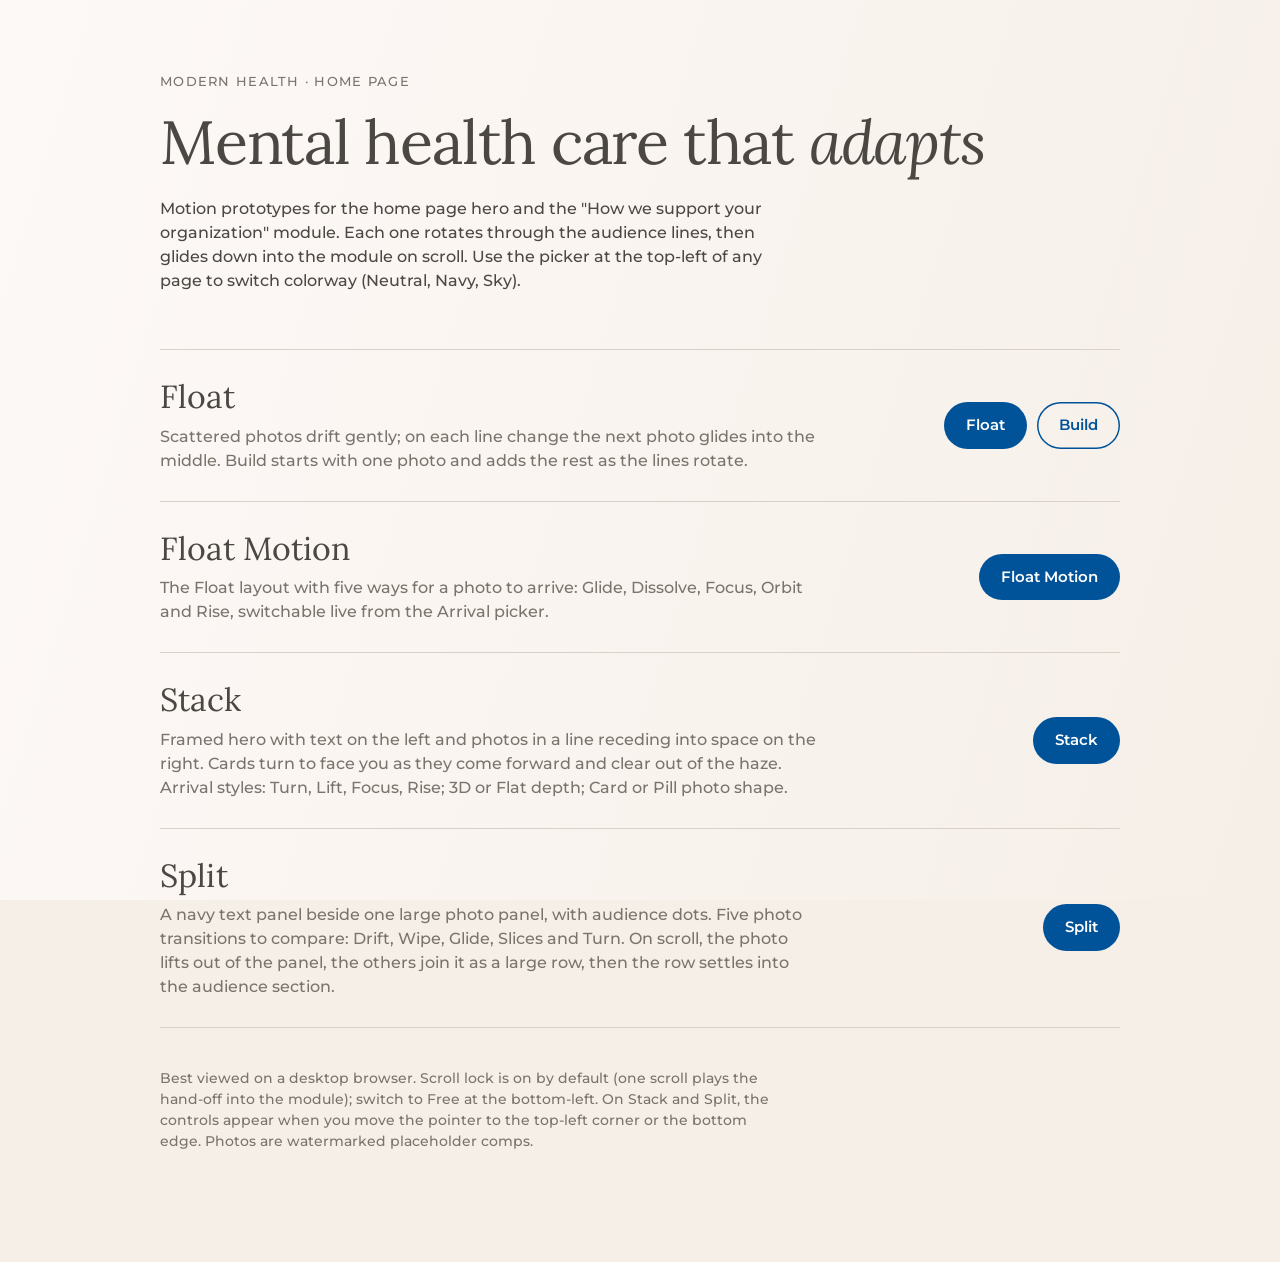
<file: index.html>
<!doctype html>
<html lang="en">
<head>
<meta charset="utf-8">
<title>Home Intro Prototypes</title>
<meta name="viewport" content="width=device-width, initial-scale=1">
<link rel="preconnect" href="https://fonts.googleapis.com">
<link rel="preconnect" href="https://fonts.gstatic.com" crossorigin>
<link rel="stylesheet" href="https://fonts.googleapis.com/css2?family=Lora:ital,wght@0,400;1,400&family=Montserrat:wght@500;600&display=swap">
<style>
  /* Index of the home intro concepts. Modern Health neutral palette, Lora + Montserrat. */
  :root {
    --page: #F6EFE8;
    --ink: #4B4742;
    --muted: #7A746D;
    --rule: #D9D0C7;
    --accent: #005399;
    --card: #FDF9F7;
  }
  * { box-sizing: border-box; }
  html, body { margin: 0; }
  body {
    background: linear-gradient(106.77deg, #FDF9F7 0.88%, var(--page) 100%) fixed, var(--page);
    color: var(--ink); font: 500 16px/1.5 'Montserrat', system-ui, sans-serif; -webkit-font-smoothing: antialiased;
    padding-inline: 24px; padding-block: 72px 96px;
  }
  main { max-width: 960px; margin: 0 auto; }
  .eyebrow { font-size: 12.8px; letter-spacing: .1em; text-transform: uppercase; color: var(--muted); margin: 0 0 16px; }
  h1 { font: 400 clamp(40px, 6vw, 61px)/1.15 'Lora', Georgia, serif; letter-spacing: -.02em; margin: 0 0 20px; text-wrap: balance; }
  h1 em { font-style: italic; }
  .lede { max-width: 58ch; margin: 0 0 56px; color: var(--ink); }
  ul { list-style: none; margin: 0; padding: 0; border-top: 1px solid var(--rule); }
  li { border-bottom: 1px solid var(--rule); }
  .concept { display: grid; grid-template-columns: minmax(0, 1fr) auto; gap: 8px 32px; align-items: baseline; padding-block: 28px; }
  .concept h2 { font: 400 32px/1.2 'Lora', Georgia, serif; margin: 0; }
  .concept p { grid-column: 1; margin: 0; max-width: 60ch; color: var(--muted); }
  .links { grid-column: 2; grid-row: 1 / span 2; display: flex; gap: 10px; flex-wrap: wrap; justify-content: flex-end; align-self: center; }
  .links a {
    display: inline-block; padding: 12px 22px; border-radius: 999px; text-decoration: none; font-weight: 600; font-size: 15px;
    background: var(--accent); color: #FFFFFF;
  }
  .links a.ghost { background: transparent; color: var(--accent); box-shadow: inset 0 0 0 1.5px var(--accent); }
  .links a:focus-visible { outline: 2px solid var(--accent); outline-offset: 3px; }
  .note { margin-top: 40px; font-size: 14px; color: var(--muted); max-width: 70ch; }
  @media (max-width: 640px) {
    .concept { grid-template-columns: minmax(0, 1fr); }
    .links { grid-column: 1; grid-row: auto; justify-content: flex-start; margin-top: 12px; }
  }
</style>
</head>
<body>
<main>
  <p class="eyebrow">Modern Health · Home page</p>
  <h1>Mental health care that <em>adapts</em></h1>
  <p class="lede">Motion prototypes for the home page hero and the "How we support your organization" module. Each one rotates through the audience lines, then glides down into the module on scroll. Use the picker at the top-left of any page to switch colorway (Neutral, Navy, Sky).</p>

  <ul>
    <li class="concept">
      <h2>Float</h2>
      <p>Scattered photos drift gently; on each line change the next photo glides into the middle. Build starts with one photo and adds the rest as the lines rotate.</p>
      <div class="links"><a href="float/index.html">Float</a><a class="ghost" href="float/build.html">Build</a></div>
    </li>
    <li class="concept">
      <h2>Float Motion</h2>
      <p>The Float layout with five ways for a photo to arrive: Glide, Dissolve, Focus, Orbit and Rise, switchable live from the Arrival picker.</p>
      <div class="links"><a href="float-motion/index.html">Float Motion</a></div>
    </li>
    <li class="concept">
      <h2>Stack</h2>
      <p>Framed hero with text on the left and photos in a line receding into space on the right. Cards turn to face you as they come forward and clear out of the haze. Arrival styles: Turn, Lift, Focus, Rise; 3D or Flat depth; Card or Pill photo shape.</p>
      <div class="links"><a href="stack/index.html">Stack</a></div>
    </li>
    <li class="concept">
      <h2>Split</h2>
      <p>A navy text panel beside one large photo panel, with audience dots. Five photo transitions to compare: Drift, Wipe, Glide, Slices and Turn. On scroll, the photo lifts out of the panel, the others join it as a large row, then the row settles into the audience section.</p>
      <div class="links"><a href="split/index.html">Split</a></div>
    </li>
  </ul>

  <p class="note">Best viewed on a desktop browser. Scroll lock is on by default (one scroll plays the hand-off into the module); switch to Free at the bottom-left. On Stack and Split, the controls appear when you move the pointer to the top-left corner or the bottom edge. Photos are watermarked placeholder comps.</p>
</main>
</body>
</html>
</file>
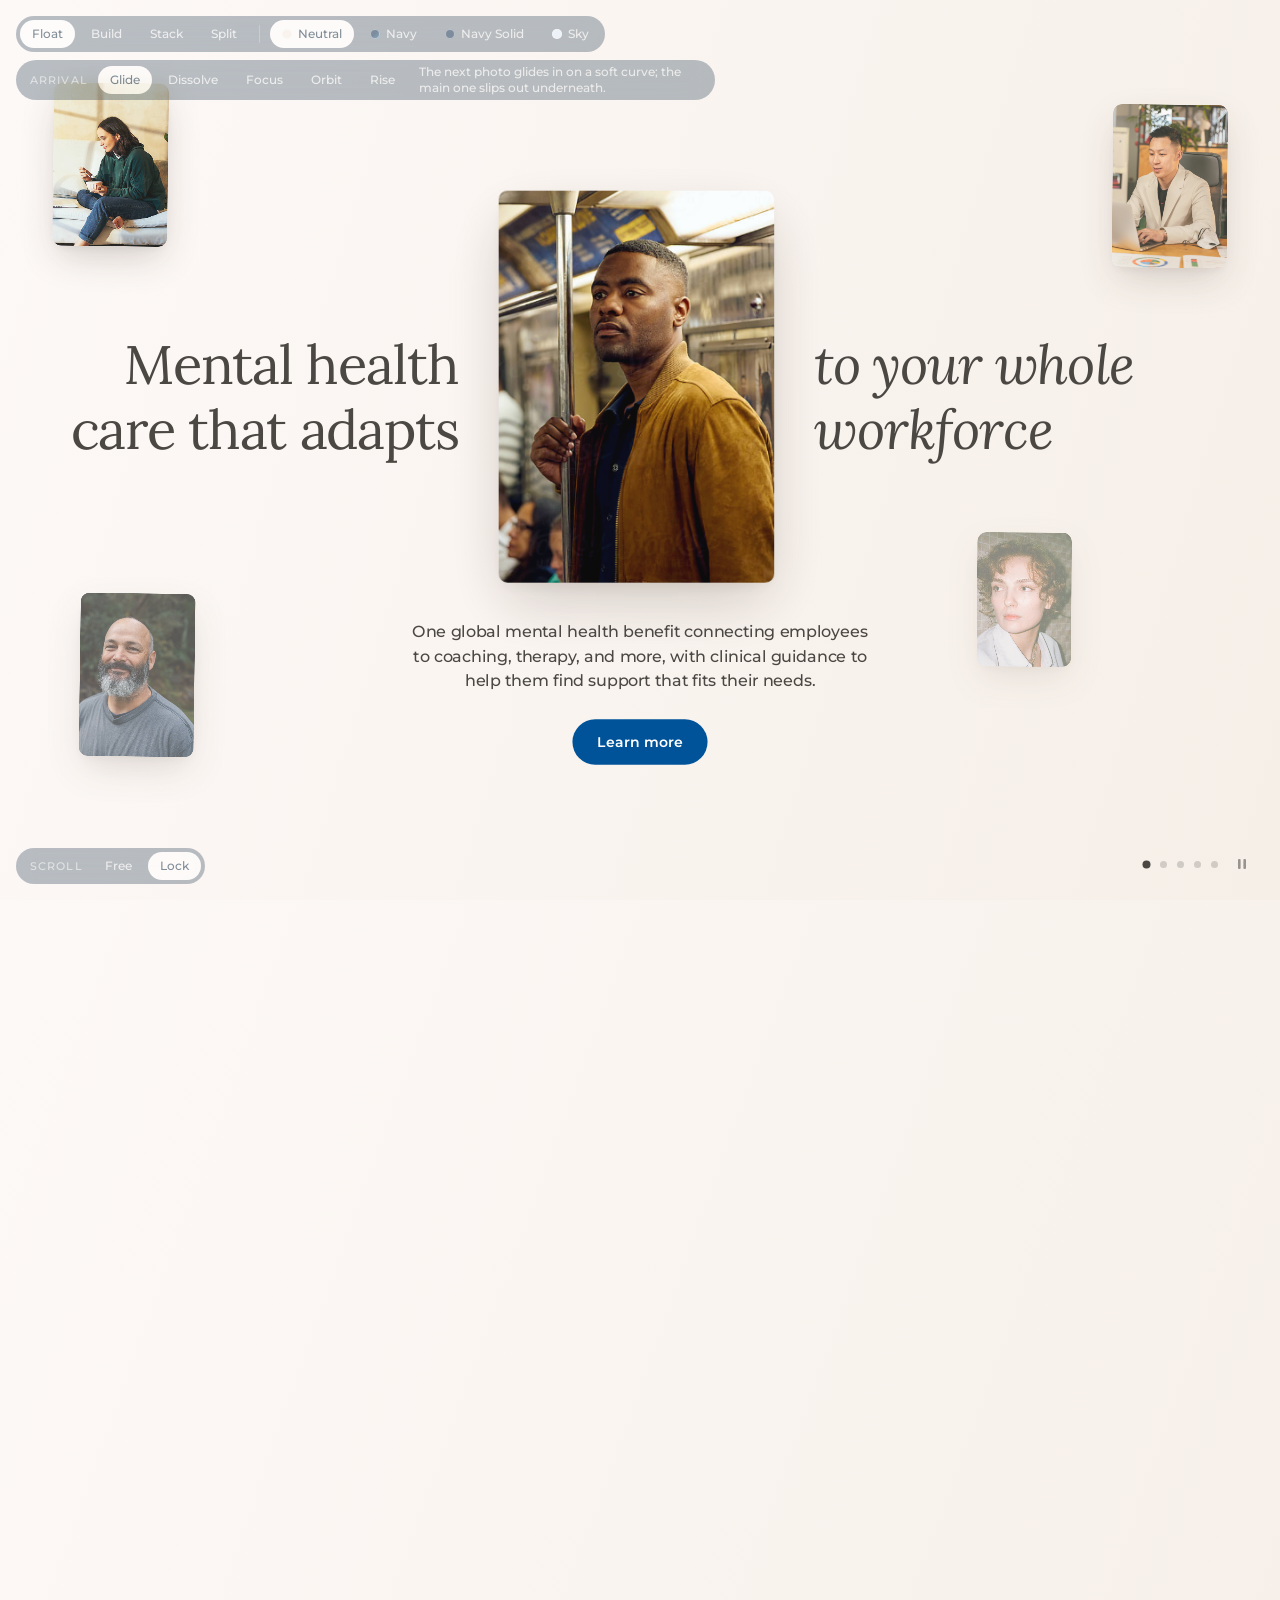
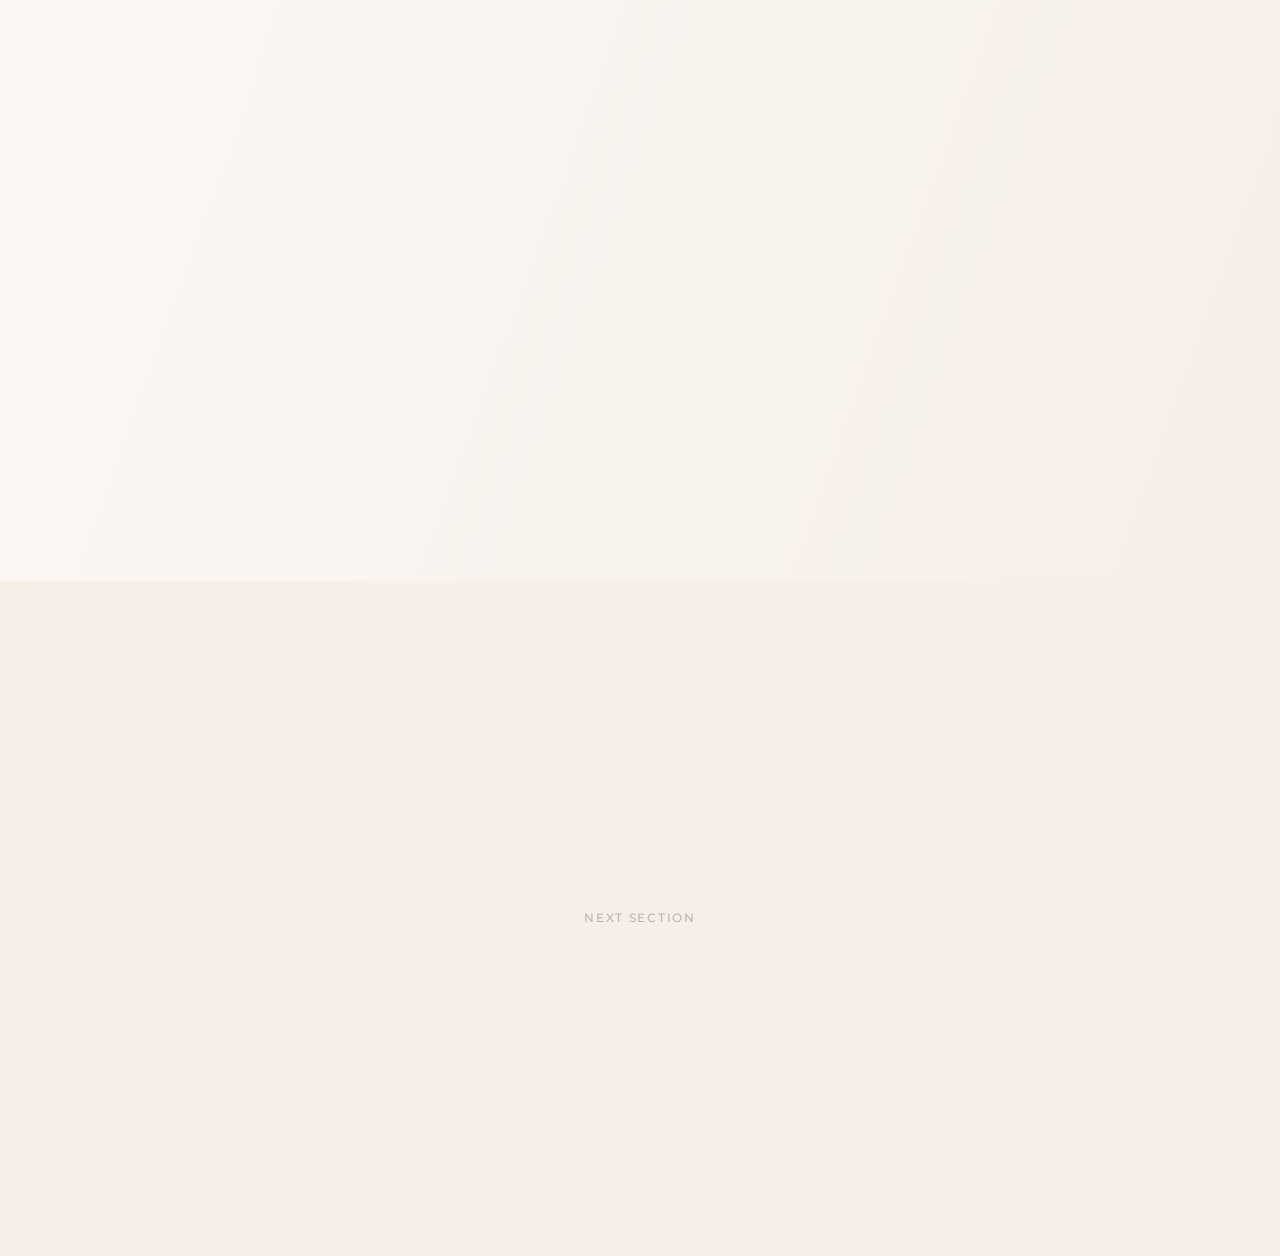
<file: float-motion/index.html>
<!doctype html>
<html lang="en">
<head>
<meta charset="utf-8">
<title>Float Motion — Home Intro</title>
<meta name="viewport" content="width=device-width, initial-scale=1">
<link rel="preconnect" href="https://fonts.googleapis.com">
<link rel="preconnect" href="https://fonts.gstatic.com" crossorigin>
<link rel="stylesheet" href="https://fonts.googleapis.com/css2?family=Lora:ital,wght@1,400&family=Montserrat:wght@600&display=swap">
<link rel="stylesheet" href="float.css?v=202610282302">
<script src="chrome.js?v=202610282302"></script>
</head>
<body class="intro">
<section class="hero">
<div class="stage" id="stage">

  <h1 class="hl">Mental health care that adapts</h1>
  <p class="follow" id="follow" aria-live="polite"><span class="to">to</span></p>

  <p class="copy">One global mental health benefit connecting employees to coaching, therapy, and more, with clinical guidance to help them find support that fits their needs.</p>
  <a class="btn" href="#">Learn more</a>
</div>
</section>
<div class="photos" id="photos"><div id="cards"></div></div>
<section class="next"><span>Next section</span></section>

<div class="ctrl" id="ctrl">
  <button class="pause" id="pause" aria-label="Pause"></button>
</div>

<script src="support.js?v=202610282302"></script>
<script>
(() => {
  const $ = id => document.getElementById(id);
  const W = 1440, H = 814, BASE_W = 310, BASE_H = 441;
  const reduce = matchMedia('(prefers-reduced-motion: reduce)').matches;
  // ?t=ms freezes the sequence at that moment (for screenshots / review)
  const params = new URLSearchParams(location.search);
  const jump = params.get('t');
  // Review helpers: ?vh=814 fixes the hero height, ?p=0..1 forces the scroll hand-off progress
  if (params.has('vh')) document.querySelector('.hero').style.height = params.get('vh') + 'px';
  const forcedP = params.has('p') ? +params.get('p') : undefined;
  if (jump !== null) document.body.classList.add('frozen');

  // ---------- Slots (Figma 4011:1190) ----------
  const SLOTS = [
    { x: 561,  y: 114, w: 310 },  // main
    { x: 49,   y: -16, w: 129 },  // top left
    { x: 1254, y: 22,  w: 129 },  // top right
    { x: 1109, y: 495, w: 106 },  // right
    { x: 84,   y: 561, w: 129 },  // bottom left
  ];

  // ---------- Lines + the photo that leads each one ----------
  // crop = Figma image fill as % of the frame (scale-invariant, so it holds at every slot size)
  const ITEMS = [
    { line: 'your whole workforce',   src: '../assets/float/commuter.jpg',    slot: 0, crop: { w: 247.12, h: 116.05, l: -75.54, t: -13.45 } },
    { line: 'each employee’s needs',  src: '../assets/float/couch-woman.jpg', slot: 1, crop: { w: 254.65, h: 119.67, l: -115.91, t: -0.77 } },
    { line: 'global complexity',      src: '../assets/float/bearded-man.jpg', slot: 4 },
    { line: 'your business strategy', src: '../assets/float/laptop-man.jpg',  slot: 2 },
    { line: 'your clients’ needs',    src: '../assets/float/curly-woman.jpg', slot: 3, crop: { w: 213.33, h: 100, l: -35.37, t: 0 } },
  ];

  // ---------- Stage fit ----------
  const stage = $('stage');
  // Support module: card index → row column (-1 = floats away; the couch photo has no place in the row)
  const support = FloatSupport.create({ map: [1, -1, 0, 3, 2] });
  const photos = $('photos');
  let fitK = 1;
  const fit = () => {
    const hero = stage.parentElement;
    fitK = Math.min(innerWidth / W, hero.clientHeight / H);
    stage.style.transform = `scale(${fitK}) translate(-50%, -50%)`;
    const left = (innerWidth - W * fitK) / 2, top = hero.offsetTop + (hero.clientHeight - H * fitK) / 2;
    photos.style.transform = `translate(${left}px, ${top}px) scale(${fitK})`;
    support.layout(fitK, top);
  };
  addEventListener('resize', fit); fit();

  // ---------- Cards ----------
  const cardsEl = $('cards');
  const cards = ITEMS.map((it, i) => {
    const el = document.createElement('div');
    el.className = 'card';
    const img = new Image();
    img.src = it.src; img.alt = '';
    if (it.crop) Object.assign(img.style, { width: it.crop.w + '%', height: it.crop.h + '%', left: it.crop.l + '%', top: it.crop.t + '%' });
    else img.className = 'cover';
    el.appendChild(img);
    cardsEl.appendChild(el);
    support.bindCard(el, i);
    // Each card breathes on its own slow, slightly irrational periods so the group never visibly loops
    const r = k => Math.sin(i * 12.9898 + k * 78.233) * 43758.5453 % 1;
    return {
      el, i, slot: it.slot, tween: null, born: 0,
      drift: { px: 2 * Math.PI / (11 + 4 * Math.abs(r(1))), py: 2 * Math.PI / (13 + 5 * Math.abs(r(2))), pr: 2 * Math.PI / (17 + 6 * Math.abs(r(3))), o: i * 1.7 },
    };
  });

  const ease = u => u < .5 ? 4 * u * u * u : 1 - Math.pow(-2 * u + 2, 3) / 2;      // in-out cubic
  const easeSine = u => -(Math.cos(Math.PI * u) - 1) / 2;
  const lerp = (a, b, u) => a + (b - a) * u;
  const clamp01 = u => Math.max(0, Math.min(1, u));

  const AR = 441 / 310;
  const centre = r => ({ x: r.x + r.w / 2, y: r.y + r.w * AR / 2 });
  const fromCentre = (cx, cy, w) => ({ x: cx - w / 2, y: cy - w * AR / 2, w });

  // All photos stay beneath the type (z 5): arriving 4, departing 3, main 2, supporting 1
  const restZ = c => c.slot === 0 ? 2 : 1;

  // Scroll: eased toward the real scroll position so photos respond with a little float, not a lock-step
  let sp = 0;

  function place(c, t) {
    let r = SLOTS[c.slot], lift = 0, opacity = 1, z = restZ(c), blur = 0;
    if (c.tween) {
      const tw = c.tween;
      const u = clamp01((t - tw.start) / tw.dur);
      const e = ease(u);
      let fx = null;
      if (tw.jump != null) {
        // Jump tweens never travel: the photo leaves one spot (outFx) and, once invisible, appears in the other (inFx)
        const a = tw.jump;
        if (u < a) { fx = tw.outFx(u / a); r = tw.from; }
        else { fx = tw.inFx((u - a) / (1 - a)); r = tw.to; }
      } else {
        const A = centre(tw.from), B = centre(tw.to);
        const dx = B.x - A.x, dy = B.y - A.y, len = Math.hypot(dx, dy) || 1;
        let nx = -dy / len, ny = dx / len, arc = 0;
        if (tw.arc === 'out') {
          // Orbit: bow away from the centre of the stage, so the ring reads as a loop
          const mx = (A.x + B.x) / 2 - W / 2, my = (A.y + B.y) / 2 - H / 2;
          if (nx * mx + ny * my < 0) { nx = -nx; ny = -ny; }
          arc = Math.sin(Math.PI * e) * Math.min(110, len * .22);
        } else if (tw.arc) {
          // Long journeys bow gently away from the headline band (y≈350) instead of running on rails
          if (Math.sign(ny) !== Math.sign((A.y + B.y) / 2 - 350)) { nx = -nx; ny = -ny; }
          arc = Math.sin(Math.PI * e) * Math.min(90, len * .16);
        }
        r = fromCentre(lerp(A.x, B.x, e) + nx * arc, lerp(A.y, B.y, e) + ny * arc, lerp(tw.from.w, tw.to.w, easeSine(u)));
        if (tw.fx) fx = tw.fx(u);
      }
      if (fx) {
        const m = centre(r);
        r = fromCentre(m.x, m.y + (fx.dy || 0), r.w * (fx.sc ?? 1));
        opacity *= fx.op ?? 1;
        blur = fx.blur || 0;
      }
      lift = Math.sin(Math.PI * u) * (tw.lift || 0);
      z = tw.z;
      if (u >= 1) c.tween = null;
    }
    c.base = r;
    c.blur = blur;
    let { x, y, w } = r;
    const k = w / BASE_W;
    // Drift: supporting photos wander; the main photo sits still (eases out smoothly as a photo grows into the slot)
    const f = reduce ? 0 : 1 - clamp01((w - 106) / (310 - 106));
    const d = c.drift, amp = 14 * f;
    const ts = t / 1000 + d.o;
    x += Math.sin(ts * d.px) * amp;
    y += Math.sin(ts * d.py + 1.3) * amp * .9;
    const rot = Math.sin(ts * d.pr) * .9 * f;
    // Load-in: each photo settles up into place
    const b = clamp01((t - c.born) / 2200);
    const be = 1 - Math.pow(1 - b, 3);
    y += (1 - be) * 30;
    opacity *= be;
    // Colourway: supporting photos may sit back (Navy and Sky use 40%); the main photo is always full strength.
    // Tied to size, so a photo brightens smoothly as it grows into the middle.
    opacity *= lerp(1, FloatChrome.dim, clamp01((310 - r.w) / (310 - 129)));
    // Scroll hand-off: float down from the hero into the support row; drift and lift calm down as it lands
    const B = support.blend(c.i, { x: r.x, y: r.y + (1 - be) * 30, w: r.w }, opacity);
    if (B.e > 0) {
      const dxy = { x: x - r.x, y: y - r.y - (1 - be) * 30 };
      ({ x, y, w } = B.r);
      x += dxy.x * (1 - B.e); y += dxy.y * (1 - B.e);
      opacity = B.opacity; lift *= 1 - B.e;
      if (B.e > .5) z = B.z;
      return draw(c, x, y, w, rot * (1 - B.e), opacity, z, lift, 1 - .7 * B.e);
    }
    draw(c, x, y, w, rot, opacity, z, lift, 1);
  }

  function draw(c, x, y, w, rot, opacity, z, lift, sha) {
    const k = w / BASE_W;
    c.el.style.transform = `translate(${x}px, ${y}px) rotate(${rot}deg) scale(${k})`;
    c.el.style.borderRadius = `${10 / k}px`;
    c.el.style.opacity = opacity;
    c.el.style.zIndex = z;
    c.el.style.setProperty('--lift', lift.toFixed(3));
    c.el.style.setProperty('--sh', (1 / Math.sqrt(k)).toFixed(3));
    c.el.style.setProperty('--sha', sha.toFixed(3));
    // Blur is set in the card's own (unscaled) units, so divide by the scale to keep it visually constant
    c.el.style.filter = c.blur > .05 ? `blur(${(c.blur / k).toFixed(2)}px)` : '';
  }

  // ---------- Follow-up lines, split by letter ----------
  const follow = $('follow');
  function makeLine(text) {
    const el = document.createElement('span');
    el.className = 'line';
    el.setAttribute('aria-label', 'to ' + text);
    el.innerHTML = '<span class="spacer" aria-hidden="true">to </span>';
    let i = 0;
    text.split(' ').forEach((word, wi) => {
      if (wi) el.appendChild(document.createTextNode(' '));
      const w = document.createElement('span');
      w.className = 'w'; w.setAttribute('aria-hidden', 'true');
      for (const ch of word) {
        const s = document.createElement('span');
        s.className = 'ch'; s.textContent = ch; s.style.setProperty('--i', i++);
        w.appendChild(s);
      }
      el.appendChild(w);
    });
    follow.appendChild(el);
    return el;
  }
  let lineEl = null;
  // Old line lifts away after `outAt` ms; the new one rises in `inAfter` ms later
  function showLine(text, outAt, inAfter) {
    const old = lineEl;
    const el = makeLine(text);
    lineEl = el;
    if (document.body.classList.contains('frozen')) { old?.remove(); el.classList.add('in'); return; }
    setTimeout(() => {
      if (old) { old.classList.remove('in'); old.classList.add('out'); setTimeout(() => old.remove(), 2000); }
      setTimeout(() => requestAnimationFrame(() => el.classList.add('in')), inAfter);
    }, outAt);
  }

  // ---------- Sequence ----------
  // One slow journey per line: the next photo sets off from its spot and lands in the middle
  // just as its line rises in; the current photo slips out from underneath during the last stretch.
  const HOLD = 5200;                        // ms from one departure to the next
  const TRAVEL = reduce ? 1 : 4400;         // incoming photo, its spot → main
  const OUT_START = reduce ? 0 : 1800;      // when the main photo starts drifting out…
  const OUT_DUR = reduce ? 1 : 3200;        // …and how long it takes to reach the freed spot
  let cur = 0, next = 0, swapUntil = 0, paused = false;

  const ctrl = $('ctrl'), pauseBtn = $('pause');
  const dots = ITEMS.map((it, i) => {
    const b = document.createElement('button');
    b.className = 'dot'; b.setAttribute('aria-label', 'to ' + it.line);
    b.addEventListener('click', () => go(i, performance.now()));
    ctrl.insertBefore(b, pauseBtn);
    return b;
  });
  const ICON_PAUSE = '<svg width="12" height="12" viewBox="0 0 12 12" fill="currentColor"><rect x="2" y="1" width="2.6" height="10" rx="1"/><rect x="7.4" y="1" width="2.6" height="10" rx="1"/></svg>';
  const ICON_PLAY  = '<svg width="12" height="12" viewBox="0 0 12 12" fill="currentColor"><path d="M3 1.4v9.2a.6.6 0 0 0 .9.5l7.4-4.6a.6.6 0 0 0 0-1L3.9.9a.6.6 0 0 0-.9.5z"/></svg>';
  const syncUi = () => {
    dots.forEach((d, i) => d.setAttribute('aria-current', i === cur));
    pauseBtn.innerHTML = paused ? ICON_PLAY : ICON_PAUSE;
    pauseBtn.setAttribute('aria-label', paused ? 'Play' : 'Pause');
  };
  pauseBtn.addEventListener('click', () => { paused = !paused; if (!paused) next = performance.now() + 1200; syncUi(); });

  // ---------- Arrival styles ----------
  // Each plan sets the photo tweens for one line change and says when the words change.
  // textOut = ms until the old line lifts away; textIn = ms after that until the new one rises.
  const easeOut = u => 1 - Math.pow(1 - u, 3);
  const RING = [0, 4, 1, 2, 3];   // Orbit loop: main → bottom-left → top-left → top-right → right → main
  const MOTIONS = {
    glide: {
      label: 'Glide',
      note: 'The next photo glides in on a soft curve; the main one slips out underneath.',
      plan({ t, incoming, outgoing, vacated }) {
        incoming.tween = { from: incoming.base, to: SLOTS[0], start: t, dur: TRAVEL, z: 4, arc: true, lift: .8 };
        outgoing.tween = { from: outgoing.base, to: SLOTS[vacated], start: t + OUT_START, dur: OUT_DUR, z: 3, lift: .4 };
        return { until: t + Math.max(TRAVEL, OUT_START + OUT_DUR), textOut: TRAVEL - 1000, textIn: 800 };
      },
    },
    dissolve: {
      label: 'Dissolve',
      note: 'Nothing travels. Photos fade out of one spot and come into focus in the next.',
      plan({ t, incoming, outgoing, vacated }) {
        incoming.tween = { from: incoming.base, to: SLOTS[0], start: t, dur: 3200, z: 4, jump: .38,
          outFx: v => ({ op: 1 - easeSine(v), sc: 1 - .05 * v }),
          inFx: v => ({ op: easeSine(v), sc: .965 + .035 * easeOut(v), blur: 10 * (1 - easeOut(v)) }) };
        outgoing.tween = { from: outgoing.base, to: SLOTS[vacated], start: t + 2000, dur: 2800, z: 3, jump: .45,
          outFx: v => ({ op: 1 - easeSine(v), sc: 1 - .03 * v, blur: 4 * v }),
          inFx: v => ({ op: easeSine(v), sc: .95 + .05 * easeOut(v), blur: 6 * (1 - v) }) };
        return { until: t + 4800, textOut: 1100, textIn: 800 };
      },
    },
    focus: {
      label: 'Focus',
      note: 'Depth of field: the main photo sinks back out of focus while the next one comes forward and sharpens.',
      plan({ t, incoming, outgoing, vacated }) {
        incoming.tween = { from: incoming.base, to: SLOTS[0], start: t, dur: 3400, z: 4, lift: 1,
          fx: u => ({ blur: 5 * (1 - easeSine(u)) * Math.min(1, u * 5) }) };
        outgoing.tween = { from: outgoing.base, to: SLOTS[vacated], start: t + 1300, dur: 3400, z: 3, jump: .55,
          outFx: v => ({ sc: 1 - .16 * easeSine(v), blur: 9 * easeSine(v), op: 1 - easeSine(v) }),
          inFx: v => ({ op: easeSine(v), sc: .88 + .12 * easeOut(v), blur: 7 * (1 - v) }) };
        return { until: t + 4700, textOut: 2300, textIn: 800 };
      },
    },
    orbit: {
      label: 'Orbit',
      note: 'The whole set turns one step around a slow loop, carrying the next photo into the middle.',
      plan({ t, incoming, outgoing }) {
        const s = RING.indexOf(incoming.slot);
        for (const c of cards) {
          const k = (RING.indexOf(c.slot) - s + RING.length) % RING.length;
          c.tween = { from: c.base, to: SLOTS[RING[k]], start: t + (c === outgoing ? 150 : 0), dur: 3800, arc: 'out',
            z: k === 0 ? 4 : c === outgoing ? 3 : 1, lift: k === 0 ? .8 : .3 };
          c.nextSlot = RING[k];
        }
        for (const c of cards) c.slot = c.nextSlot;
        return { until: t + 4000, textOut: 2400, textIn: 800, slotted: true };
      },
      // Seat the photos around the loop in line order, so each turn brings the next line's photo to the middle
      seat(t) {
        cards.forEach((c, i) => {
          const k = (i - cur + ITEMS.length) % ITEMS.length;
          if (c.slot === RING[k]) return;
          c.tween = { from: c.base, to: SLOTS[RING[k]], start: t, dur: 2200, arc: 'out', z: k === 0 ? 4 : 1, lift: .3 };
          c.slot = RING[k];
        });
        return t + 2200;
      },
    },
    rise: {
      label: 'Rise',
      note: 'Buoyant: photos drift up and away, then rise gently into their new spots from below.',
      plan({ t, incoming, outgoing, vacated }) {
        incoming.tween = { from: incoming.base, to: SLOTS[0], start: t, dur: 3800, z: 4, jump: .36,
          outFx: v => ({ op: 1 - easeSine(v), dy: -30 * easeSine(v) }),
          inFx: v => ({ op: easeSine(v), dy: 90 * (1 - easeOut(v)) }) };
        outgoing.tween = { from: outgoing.base, to: SLOTS[vacated], start: t + 1700, dur: 3300, z: 3, jump: .5,
          outFx: v => ({ op: 1 - easeSine(v), dy: -70 * easeSine(v) }),
          inFx: v => ({ op: easeSine(v), dy: 50 * (1 - easeOut(v)) }) };
        return { until: t + 5000, textOut: 1300, textIn: 900 };
      },
    },
  };
  const motionStore = {
    get() { try { return localStorage.getItem('float-motion'); } catch { return null; } },
    set(v) { try { localStorage.setItem('float-motion', v); } catch {} },
  };
  const mParam = params.get('m');
  let motion = MOTIONS[mParam] ? mParam : MOTIONS[motionStore.get()] ? motionStore.get() : 'glide';
  let reseat = false;
  // Loading straight into Orbit: start already seated around the loop
  if (motion === 'orbit') cards.forEach((c, i) => { c.slot = RING[(i - cur + ITEMS.length) % ITEMS.length]; });

  function go(i, t) {
    if (i === cur || t < swapUntil) return;
    const incoming = cards[i], outgoing = cards[cur];
    const vacated = incoming.slot;
    const plan = MOTIONS[motion].plan({ t, incoming, outgoing, vacated });
    if (!plan.slotted) { outgoing.slot = vacated; incoming.slot = 0; }
    swapUntil = plan.until;
    cur = i;
    showLine(ITEMS[i].line, reduce ? 0 : plan.textOut, reduce ? 0 : plan.textIn);
    next = t + HOLD;
    syncUi();
  }

  // Arrival-style picker
  const mNav = document.createElement('nav');
  mNav.className = 'switcher switcher--motion';
  mNav.setAttribute('aria-label', 'Arrival style');
  mNav.innerHTML = '<span class="switcher-label">Arrival</span>' +
    Object.entries(MOTIONS).map(([id, m]) => `<button type="button" data-m="${id}" aria-pressed="${id === motion}">${m.label}</button>`).join('') +
    `<span class="motion-note" id="motion-note">${MOTIONS[motion].note}</span>`;
  mNav.addEventListener('click', e => {
    const b = e.target.closest('[data-m]');
    if (!b || b.dataset.m === motion) return;
    motion = b.dataset.m;
    motionStore.set(motion);
    const q = new URLSearchParams(location.search); q.set('m', motion); q.delete('t');
    history.replaceState(null, '', '?' + q.toString());
    mNav.querySelectorAll('[data-m]').forEach(x => x.setAttribute('aria-pressed', x.dataset.m === motion));
    $('motion-note').textContent = MOTIONS[motion].note;
    if (motion === 'orbit') reseat = true;
    // Show the new style straight away
    next = Math.min(next, performance.now() + 900);
  });
  document.body.appendChild(mNav);

  addEventListener('keydown', e => {
    if (e.key === 'ArrowRight') go((cur + 1) % ITEMS.length, performance.now());
    if (e.key === 'ArrowLeft') go((cur + ITEMS.length - 1) % ITEMS.length, performance.now());
    if (e.key === ' ') { e.preventDefault(); pauseBtn.click(); }
  });

  // Load-in: photos rise in one by one, then the headline, then the first line
  const t0 = performance.now();
  [0, 1, 3, 2, 4].forEach((i, n) => { cards[i].born = t0 + 200 + n * 260; });
  requestAnimationFrame(() => document.body.classList.remove('intro'));
  showLine(ITEMS[0].line, 0, 900);
  next = t0 + 2600;
  syncUi();

  function step(t) {
    if (reseat && cards[0].base && t >= swapUntil) { reseat = false; swapUntil = MOTIONS.orbit.seat(t); next = Math.max(next, swapUntil + 600); }
    if (!paused && t >= next) go((cur + 1) % ITEMS.length, t);
    if (paused) next = Math.max(next, t + 1200);
    sp += (scrollY - sp) * (jump !== null ? 1 : .07);
    support.update(sp, forcedP);
    // Hold the hero rotation while the photos are away in the next section
    if (support.p > .02) next = Math.max(next, t + 1500);
    cards.forEach(c => place(c, t));
  }

  if (jump !== null) {
    // ?y=px also scrolls the page (for screenshots)
    scrollTo(0, +new URLSearchParams(location.search).get('y') || 0);
    for (let t = t0; t <= t0 + +jump; t += 16) step(t);
    return;
  }
  const frame = t => { step(t); requestAnimationFrame(frame); };
  requestAnimationFrame(frame);
})();
</script>
</body>
</html>
</file>
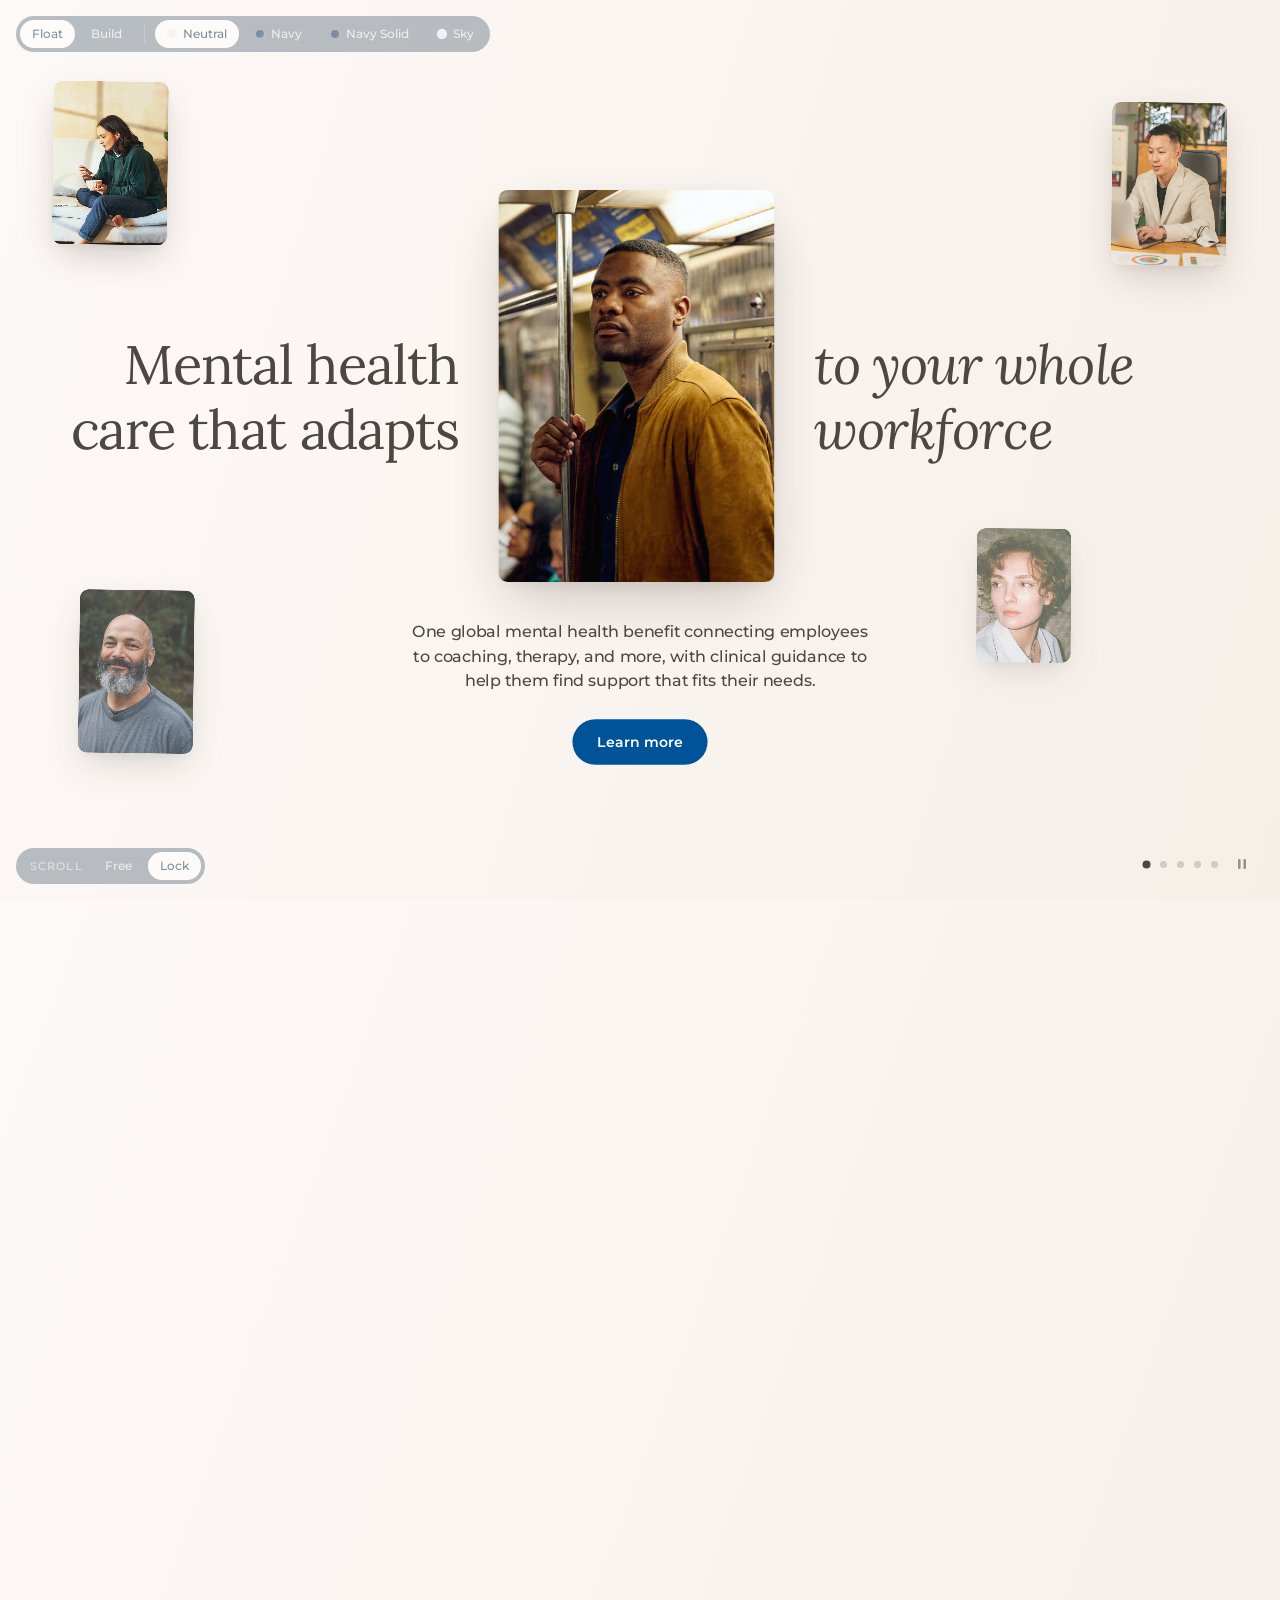
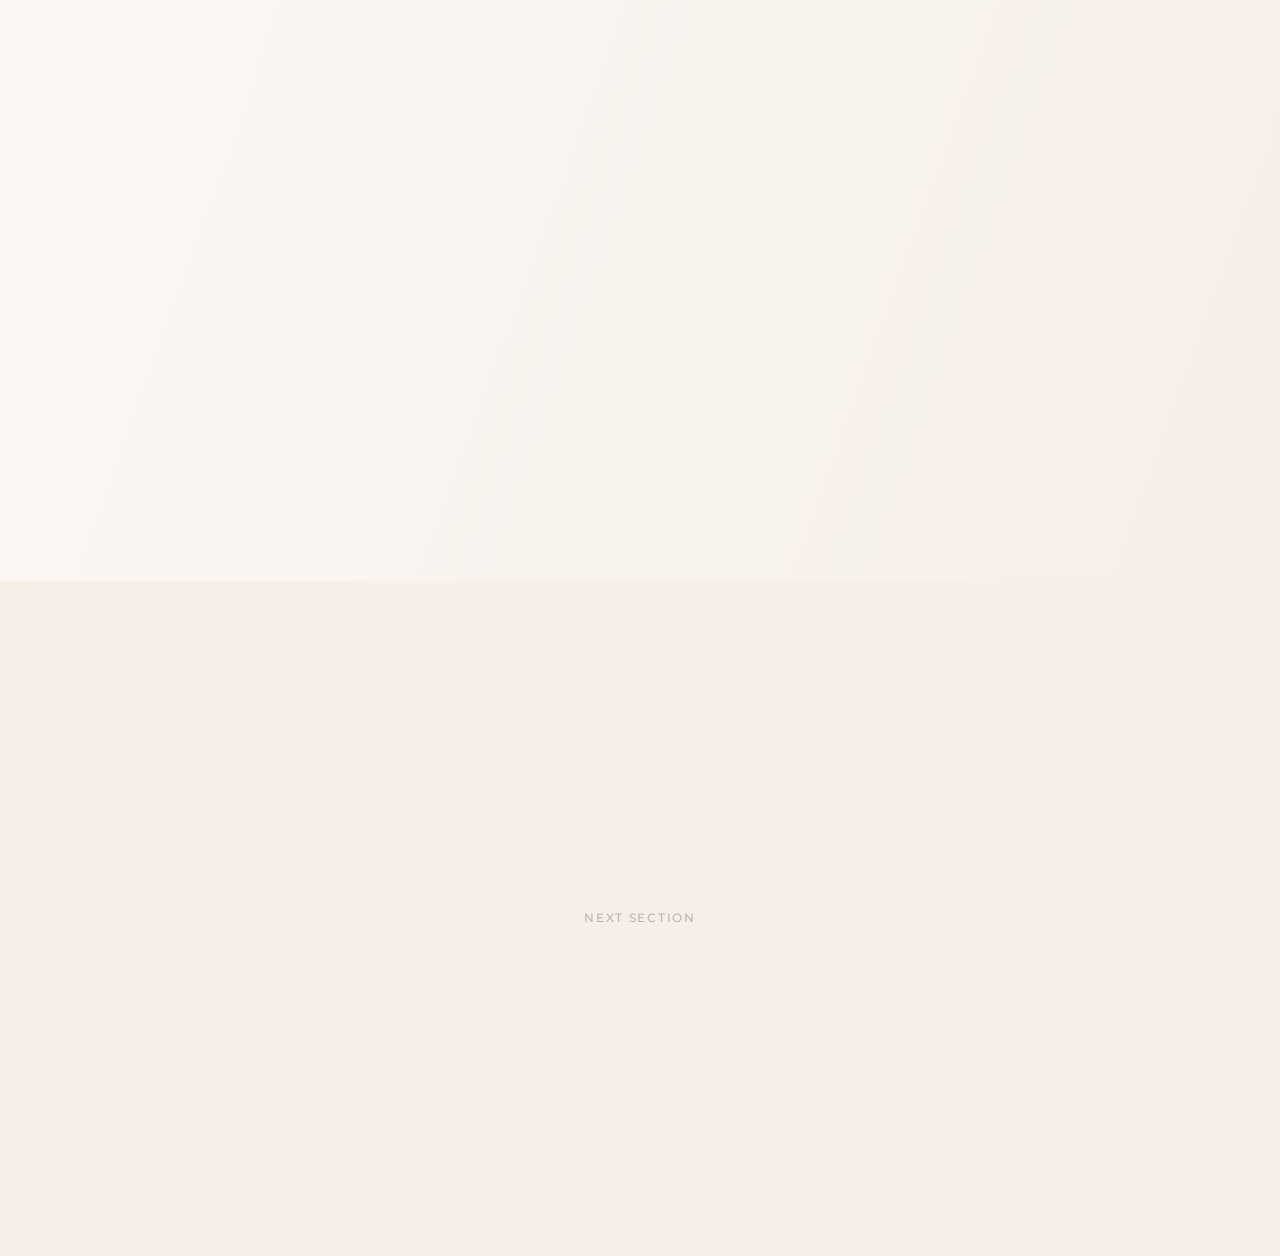
<file: float/index.html>
<!doctype html>
<html lang="en">
<head>
<meta charset="utf-8">
<title>Float — Home Intro</title>
<meta name="viewport" content="width=device-width, initial-scale=1">
<link rel="preconnect" href="https://fonts.googleapis.com">
<link rel="preconnect" href="https://fonts.gstatic.com" crossorigin>
<link rel="stylesheet" href="https://fonts.googleapis.com/css2?family=Lora:ital,wght@1,400&family=Montserrat:wght@600&display=swap">
<link rel="stylesheet" href="float.css?v=202610282302">
<script src="chrome.js?v=202610282302"></script>
</head>
<body class="intro">
<section class="hero">
<div class="stage" id="stage">

  <h1 class="hl">Mental health care that adapts</h1>
  <p class="follow" id="follow" aria-live="polite"><span class="to">to</span></p>

  <p class="copy">One global mental health benefit connecting employees to coaching, therapy, and more, with clinical guidance to help them find support that fits their needs.</p>
  <a class="btn" href="#">Learn more</a>
</div>
</section>
<div class="photos" id="photos"><div id="cards"></div></div>
<section class="next"><span>Next section</span></section>

<div class="ctrl" id="ctrl">
  <button class="pause" id="pause" aria-label="Pause"></button>
</div>

<script src="support.js?v=202610282302"></script>
<script>
(() => {
  const $ = id => document.getElementById(id);
  const W = 1440, H = 814, BASE_W = 310, BASE_H = 441;
  const reduce = matchMedia('(prefers-reduced-motion: reduce)').matches;
  // ?t=ms freezes the sequence at that moment (for screenshots / review)
  const params = new URLSearchParams(location.search);
  const jump = params.get('t');
  // Review helpers: ?vh=814 fixes the hero height, ?p=0..1 forces the scroll hand-off progress
  if (params.has('vh')) document.querySelector('.hero').style.height = params.get('vh') + 'px';
  const forcedP = params.has('p') ? +params.get('p') : undefined;
  if (jump !== null) document.body.classList.add('frozen');

  // ---------- Slots (Figma 4011:1190) ----------
  const SLOTS = [
    { x: 561,  y: 114, w: 310 },  // main
    { x: 49,   y: -16, w: 129 },  // top left
    { x: 1254, y: 22,  w: 129 },  // top right
    { x: 1109, y: 495, w: 106 },  // right
    { x: 84,   y: 561, w: 129 },  // bottom left
  ];

  // ---------- Lines + the photo that leads each one ----------
  // crop = Figma image fill as % of the frame (scale-invariant, so it holds at every slot size)
  const ITEMS = [
    { line: 'your whole workforce',   src: '../assets/float/commuter.jpg',    slot: 0, crop: { w: 247.12, h: 116.05, l: -75.54, t: -13.45 } },
    { line: 'each employee’s needs',  src: '../assets/float/couch-woman.jpg', slot: 1, crop: { w: 254.65, h: 119.67, l: -115.91, t: -0.77 } },
    { line: 'global complexity',      src: '../assets/float/bearded-man.jpg', slot: 4 },
    { line: 'your business strategy', src: '../assets/float/laptop-man.jpg',  slot: 2 },
    { line: 'your clients’ needs',    src: '../assets/float/curly-woman.jpg', slot: 3, crop: { w: 213.33, h: 100, l: -35.37, t: 0 } },
  ];

  // ---------- Stage fit ----------
  const stage = $('stage');
  // Support module: card index → row column (-1 = floats away; the couch photo has no place in the row)
  const support = FloatSupport.create({ map: [1, -1, 0, 3, 2] });
  const photos = $('photos');
  let fitK = 1;
  const fit = () => {
    const hero = stage.parentElement;
    fitK = Math.min(innerWidth / W, hero.clientHeight / H);
    stage.style.transform = `scale(${fitK}) translate(-50%, -50%)`;
    const left = (innerWidth - W * fitK) / 2, top = hero.offsetTop + (hero.clientHeight - H * fitK) / 2;
    photos.style.transform = `translate(${left}px, ${top}px) scale(${fitK})`;
    support.layout(fitK, top);
  };
  addEventListener('resize', fit); fit();

  // ---------- Cards ----------
  const cardsEl = $('cards');
  const cards = ITEMS.map((it, i) => {
    const el = document.createElement('div');
    el.className = 'card';
    const img = new Image();
    img.src = it.src; img.alt = '';
    if (it.crop) Object.assign(img.style, { width: it.crop.w + '%', height: it.crop.h + '%', left: it.crop.l + '%', top: it.crop.t + '%' });
    else img.className = 'cover';
    el.appendChild(img);
    cardsEl.appendChild(el);
    support.bindCard(el, i);
    // Each card breathes on its own slow, slightly irrational periods so the group never visibly loops
    const r = k => Math.sin(i * 12.9898 + k * 78.233) * 43758.5453 % 1;
    return {
      el, i, slot: it.slot, tween: null, born: 0,
      drift: { px: 2 * Math.PI / (11 + 4 * Math.abs(r(1))), py: 2 * Math.PI / (13 + 5 * Math.abs(r(2))), pr: 2 * Math.PI / (17 + 6 * Math.abs(r(3))), o: i * 1.7 },
    };
  });

  const ease = u => u < .5 ? 4 * u * u * u : 1 - Math.pow(-2 * u + 2, 3) / 2;      // in-out cubic
  const easeSine = u => -(Math.cos(Math.PI * u) - 1) / 2;
  const lerp = (a, b, u) => a + (b - a) * u;
  const clamp01 = u => Math.max(0, Math.min(1, u));

  const AR = 441 / 310;
  const centre = r => ({ x: r.x + r.w / 2, y: r.y + r.w * AR / 2 });
  const fromCentre = (cx, cy, w) => ({ x: cx - w / 2, y: cy - w * AR / 2, w });

  // All photos stay beneath the type (z 5): arriving 4, departing 3, main 2, supporting 1
  const restZ = c => c.slot === 0 ? 2 : 1;

  // Scroll: eased toward the real scroll position so photos respond with a little float, not a lock-step
  let sp = 0;

  function place(c, t) {
    let r = SLOTS[c.slot], lift = 0, opacity = 1, z = restZ(c);
    if (c.tween) {
      const tw = c.tween;
      const u = clamp01((t - tw.start) / tw.dur);
      const e = ease(u);
      const A = centre(tw.from), B = centre(tw.to);
      const dx = B.x - A.x, dy = B.y - A.y, len = Math.hypot(dx, dy) || 1;
      // Long journeys bow gently away from the headline band (y≈350) instead of running on rails
      let nx = -dy / len, ny = dx / len;
      if (Math.sign(ny) !== Math.sign((A.y + B.y) / 2 - 350)) { nx = -nx; ny = -ny; }
      const arc = tw.arc ? Math.sin(Math.PI * e) * Math.min(90, len * .16) : 0;
      r = fromCentre(lerp(A.x, B.x, e) + nx * arc, lerp(A.y, B.y, e) + ny * arc, lerp(tw.from.w, tw.to.w, easeSine(u)));
      lift = Math.sin(Math.PI * u) * (tw.lift || 0);
      z = tw.z;
      if (u >= 1) c.tween = null;
    }
    c.base = r;
    let { x, y, w } = r;
    const k = w / BASE_W;
    // Drift: supporting photos wander; the main photo sits still (eases out smoothly as a photo grows into the slot)
    const f = reduce ? 0 : 1 - clamp01((w - 106) / (310 - 106));
    const d = c.drift, amp = 14 * f;
    const ts = t / 1000 + d.o;
    x += Math.sin(ts * d.px) * amp;
    y += Math.sin(ts * d.py + 1.3) * amp * .9;
    const rot = Math.sin(ts * d.pr) * .9 * f;
    // Load-in: each photo settles up into place
    const b = clamp01((t - c.born) / 2200);
    const be = 1 - Math.pow(1 - b, 3);
    y += (1 - be) * 30;
    opacity *= be;
    // Colourway: supporting photos may sit back (Navy and Sky use 40%); the main photo is always full strength.
    // Tied to size, so a photo brightens smoothly as it grows into the middle.
    opacity *= lerp(1, FloatChrome.dim, clamp01((310 - r.w) / (310 - 129)));
    // Scroll hand-off: float down from the hero into the support row; drift and lift calm down as it lands
    const B = support.blend(c.i, { x: r.x, y: r.y + (1 - be) * 30, w: r.w }, opacity);
    if (B.e > 0) {
      const dxy = { x: x - r.x, y: y - r.y - (1 - be) * 30 };
      ({ x, y, w } = B.r);
      x += dxy.x * (1 - B.e); y += dxy.y * (1 - B.e);
      opacity = B.opacity; lift *= 1 - B.e;
      if (B.e > .5) z = B.z;
      return draw(c, x, y, w, rot * (1 - B.e), opacity, z, lift, 1 - .7 * B.e);
    }
    draw(c, x, y, w, rot, opacity, z, lift, 1);
  }

  function draw(c, x, y, w, rot, opacity, z, lift, sha) {
    const k = w / BASE_W;
    c.el.style.transform = `translate(${x}px, ${y}px) rotate(${rot}deg) scale(${k})`;
    c.el.style.borderRadius = `${10 / k}px`;
    c.el.style.opacity = opacity;
    c.el.style.zIndex = z;
    c.el.style.setProperty('--lift', lift.toFixed(3));
    c.el.style.setProperty('--sh', (1 / Math.sqrt(k)).toFixed(3));
    c.el.style.setProperty('--sha', sha.toFixed(3));
  }

  // ---------- Follow-up lines, split by letter ----------
  const follow = $('follow');
  function makeLine(text) {
    const el = document.createElement('span');
    el.className = 'line';
    el.setAttribute('aria-label', 'to ' + text);
    el.innerHTML = '<span class="spacer" aria-hidden="true">to </span>';
    let i = 0;
    text.split(' ').forEach((word, wi) => {
      if (wi) el.appendChild(document.createTextNode(' '));
      const w = document.createElement('span');
      w.className = 'w'; w.setAttribute('aria-hidden', 'true');
      for (const ch of word) {
        const s = document.createElement('span');
        s.className = 'ch'; s.textContent = ch; s.style.setProperty('--i', i++);
        w.appendChild(s);
      }
      el.appendChild(w);
    });
    follow.appendChild(el);
    return el;
  }
  let lineEl = null;
  // Old line lifts away after `outAt` ms; the new one rises in `inAfter` ms later
  function showLine(text, outAt, inAfter) {
    const old = lineEl;
    const el = makeLine(text);
    lineEl = el;
    if (document.body.classList.contains('frozen')) { old?.remove(); el.classList.add('in'); return; }
    setTimeout(() => {
      if (old) { old.classList.remove('in'); old.classList.add('out'); setTimeout(() => old.remove(), 2000); }
      setTimeout(() => requestAnimationFrame(() => el.classList.add('in')), inAfter);
    }, outAt);
  }

  // ---------- Sequence ----------
  // One slow journey per line: the next photo sets off from its spot and lands in the middle
  // just as its line rises in; the current photo slips out from underneath during the last stretch.
  const HOLD = 5200;                        // ms from one departure to the next
  const TRAVEL = reduce ? 1 : 4400;         // incoming photo, its spot → main
  const OUT_START = reduce ? 0 : 1800;      // when the main photo starts drifting out…
  const OUT_DUR = reduce ? 1 : 3200;        // …and how long it takes to reach the freed spot
  let cur = 0, next = 0, swapUntil = 0, paused = false;

  const ctrl = $('ctrl'), pauseBtn = $('pause');
  const dots = ITEMS.map((it, i) => {
    const b = document.createElement('button');
    b.className = 'dot'; b.setAttribute('aria-label', 'to ' + it.line);
    b.addEventListener('click', () => go(i, performance.now()));
    ctrl.insertBefore(b, pauseBtn);
    return b;
  });
  const ICON_PAUSE = '<svg width="12" height="12" viewBox="0 0 12 12" fill="currentColor"><rect x="2" y="1" width="2.6" height="10" rx="1"/><rect x="7.4" y="1" width="2.6" height="10" rx="1"/></svg>';
  const ICON_PLAY  = '<svg width="12" height="12" viewBox="0 0 12 12" fill="currentColor"><path d="M3 1.4v9.2a.6.6 0 0 0 .9.5l7.4-4.6a.6.6 0 0 0 0-1L3.9.9a.6.6 0 0 0-.9.5z"/></svg>';
  const syncUi = () => {
    dots.forEach((d, i) => d.setAttribute('aria-current', i === cur));
    pauseBtn.innerHTML = paused ? ICON_PLAY : ICON_PAUSE;
    pauseBtn.setAttribute('aria-label', paused ? 'Play' : 'Pause');
  };
  pauseBtn.addEventListener('click', () => { paused = !paused; if (!paused) next = performance.now() + 1200; syncUi(); });

  function go(i, t) {
    if (i === cur || t < swapUntil) return;
    const incoming = cards[i], outgoing = cards[cur];
    const vacated = incoming.slot;
    incoming.tween = { from: incoming.base, to: SLOTS[0], start: t, dur: TRAVEL, z: 4, arc: true, lift: .8 };
    outgoing.tween = { from: outgoing.base, to: SLOTS[vacated], start: t + OUT_START, dur: OUT_DUR, z: 3, lift: .4 };
    outgoing.slot = vacated; incoming.slot = 0;
    swapUntil = t + Math.max(TRAVEL, OUT_START + OUT_DUR);
    cur = i;
    // Words change as the photo lands: old line lifts away near the end of the trip, new one rises as it settles
    showLine(ITEMS[i].line, reduce ? 0 : TRAVEL - 1000, reduce ? 0 : 800);
    next = t + HOLD;
    syncUi();
  }

  addEventListener('keydown', e => {
    if (e.key === 'ArrowRight') go((cur + 1) % ITEMS.length, performance.now());
    if (e.key === 'ArrowLeft') go((cur + ITEMS.length - 1) % ITEMS.length, performance.now());
    if (e.key === ' ') { e.preventDefault(); pauseBtn.click(); }
  });

  // Load-in: photos rise in one by one, then the headline, then the first line
  const t0 = performance.now();
  [0, 1, 3, 2, 4].forEach((i, n) => { cards[i].born = t0 + 200 + n * 260; });
  requestAnimationFrame(() => document.body.classList.remove('intro'));
  showLine(ITEMS[0].line, 0, 900);
  next = t0 + 2600;
  syncUi();

  function step(t) {
    if (!paused && t >= next) go((cur + 1) % ITEMS.length, t);
    if (paused) next = Math.max(next, t + 1200);
    sp += (scrollY - sp) * (jump !== null ? 1 : .07);
    support.update(sp, forcedP);
    // Hold the hero rotation while the photos are away in the next section
    if (support.p > .02) next = Math.max(next, t + 1500);
    cards.forEach(c => place(c, t));
  }

  if (jump !== null) {
    // ?y=px also scrolls the page (for screenshots)
    scrollTo(0, +new URLSearchParams(location.search).get('y') || 0);
    for (let t = t0; t <= t0 + +jump; t += 16) step(t);
    return;
  }
  const frame = t => { step(t); requestAnimationFrame(frame); };
  requestAnimationFrame(frame);
})();
</script>
</body>
</html>
</file>
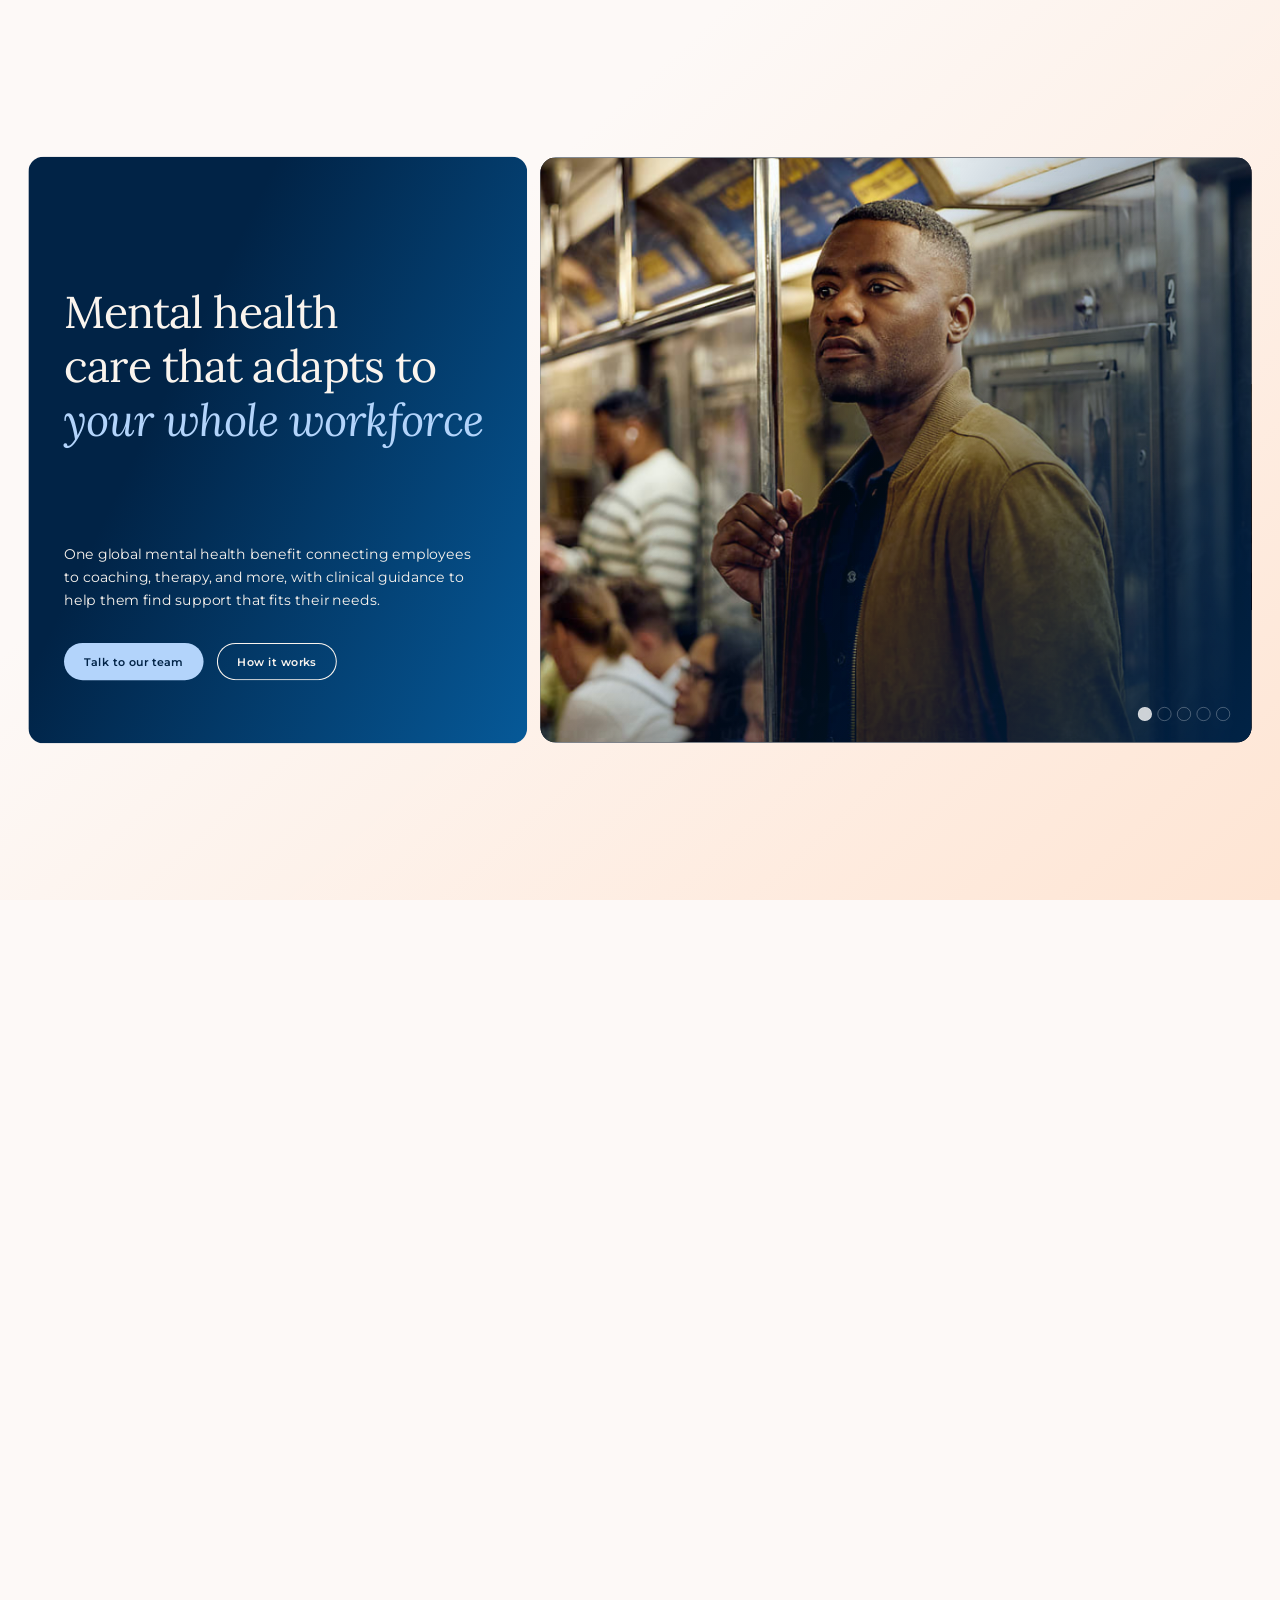
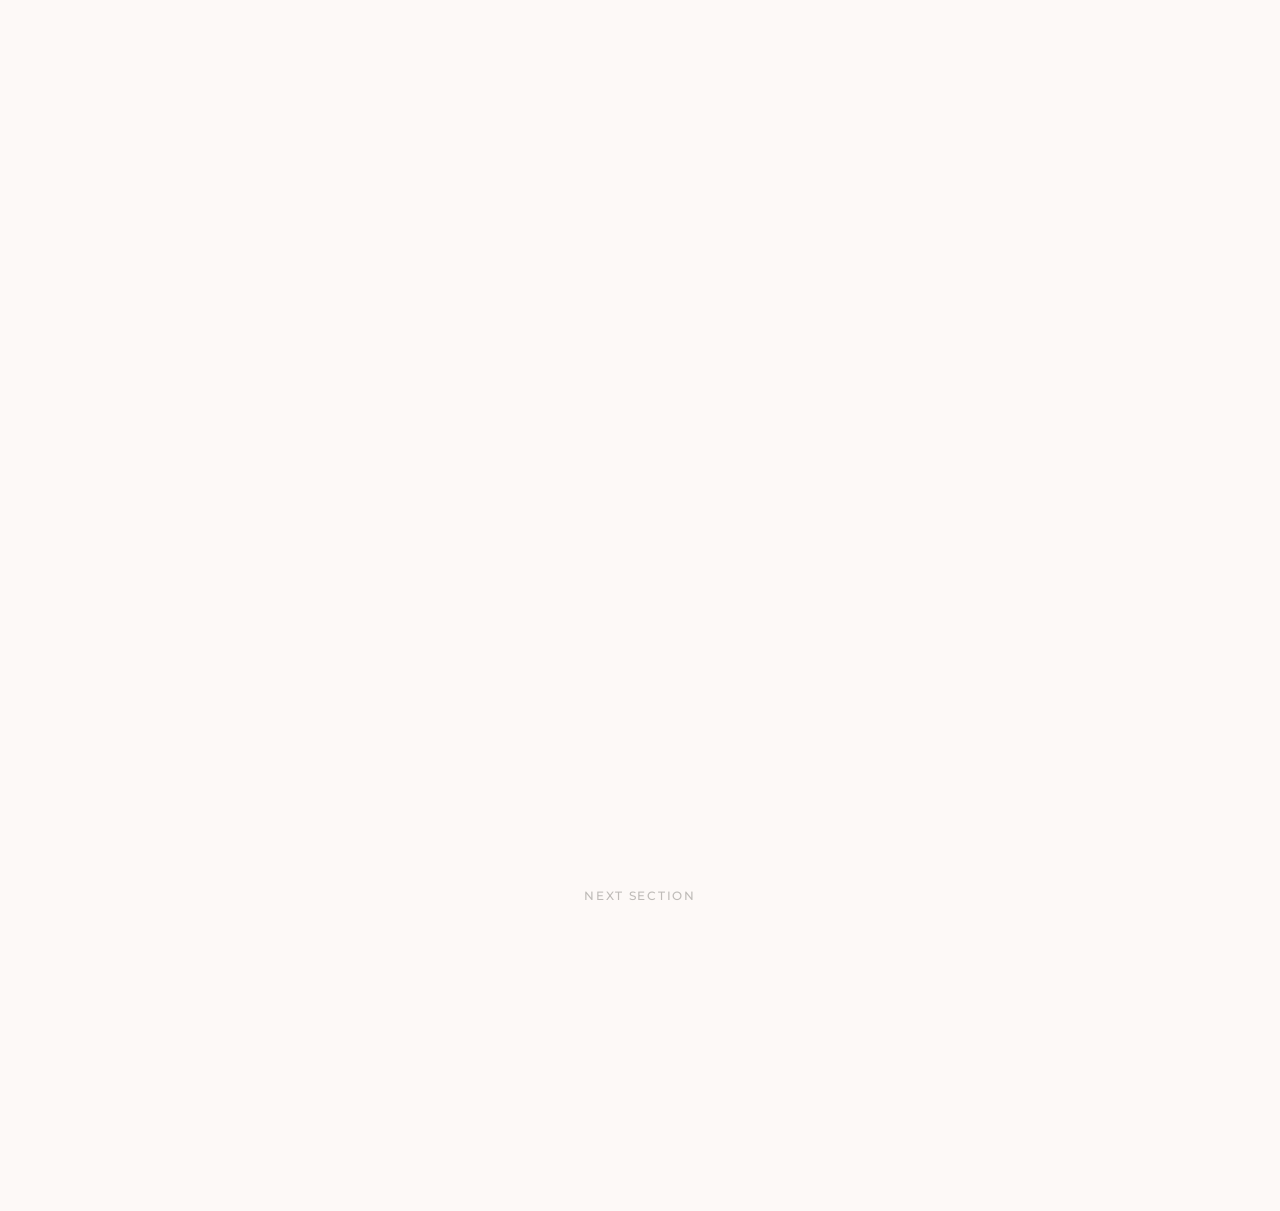
<file: split/index.html>
<!doctype html>
<html lang="en">
<head>
<meta charset="utf-8">
<title>Split — Home Intro</title>
<meta name="viewport" content="width=device-width, initial-scale=1">
<link rel="preconnect" href="https://fonts.googleapis.com">
<link rel="preconnect" href="https://fonts.gstatic.com" crossorigin>
<link rel="stylesheet" href="https://fonts.googleapis.com/css2?family=Lora:ital,wght@1,400&family=Montserrat:wght@600&display=swap">
<link rel="stylesheet" href="split.css?v=202610291330">
<script>
  // Colourway before first paint (remembered per viewer)
  (() => {
    const q = new URLSearchParams(location.search).get('c');
    let c = null; try { c = localStorage.getItem('split-colorway'); } catch {}
    document.documentElement.dataset.colorway = ['navy', 'navy-solid'].includes(q) ? q : ['navy', 'navy-solid'].includes(c) ? c : 'navy';
  })();
</script>
</head>
<body class="intro">
<section class="hero">
<div class="stage" id="stage">
  <div class="panel" aria-hidden="true"></div>
  <h1 class="hl">Mental health<br>care that adapts to</h1>
  <p class="follow" id="follow" aria-live="polite"></p>
  <p class="copy">One global mental health benefit connecting employees to coaching, therapy, and more, with clinical guidance to help them find support that fits their needs.</p>
  <div class="btns"><a class="btn" href="#">Talk to our team</a><a class="btn btn--ghost" href="#">How it works</a></div>

  <div class="viewer" id="viewer" aria-hidden="true">
    <div class="overlay"></div>
  </div>
  <nav class="dots" id="dots" aria-label="Audiences"></nav>
</div>
</section>
<div class="photos" id="photos"></div>
<section class="next"><span>Next section</span></section>

<script src="support.js?v=202610291330"></script>
<script>
(() => {
  const $ = id => document.getElementById(id);
  const W = 1440, H = 728, VW = 800, VH = 658;
  const reduce = matchMedia('(prefers-reduced-motion: reduce)').matches;
  const params = new URLSearchParams(location.search);
  const store = {
    get(k) { try { return localStorage.getItem(k); } catch { return null; } },
    set(k, v) { try { localStorage.setItem(k, v); } catch {} },
  };

  // Review helper: ?vh=728 fixes the hero height so a tall window can show the hand-off without scrolling
  if (params.has('vh')) document.querySelector('.hero').style.height = params.get('vh') + 'px';
  // ---------- Stage fit + support module ----------
  const stage = $('stage'), photosEl = $('photos');
  // Support row: photo index → column (-1 = no place in the row; the couch photo lifts away if it's showing)
  const MAP = [1, 0, 2, -1, 3];
  const support = FloatSupport.create({ map: MAP });
  let layerTop = 0;
  const fit = () => {
    const hero = stage.parentElement;
    const k = Math.min(innerWidth / W, hero.clientHeight / H);
    stage.style.transform = `scale(${k}) translate(-50%, -50%)`;
    const left = (innerWidth - W * k) / 2;
    layerTop = hero.offsetTop + (hero.clientHeight - H * k) / 2;
    photosEl.style.transform = `translate(${left}px, ${layerTop}px) scale(${k})`;
    support.layout(k, layerTop);
  };
  addEventListener('resize', fit); fit();

  // ---------- Audiences ----------
  // ia = image aspect (w/h); z = zoom over "cover"; fx/fy = focal point (commuter framing from the Figma crop)
  const ITEMS = [
    { line: 'your whole workforce',   src: '../assets/float/commuter.jpg',    ia: 1.5,    z: 1.224, fx: .545, fy: .756, card: { z: 1.16,  fx: .513, fy: .84 } },
    { line: 'global complexity',      src: '../assets/float/bearded-man.jpg', ia: .6667,  z: 1,     fx: .5,   fy: .28,  card: { z: 1,     fx: .5,   fy: .5 } },
    { line: 'your clients’ needs',    src: '../assets/float/curly-woman.jpg', ia: 1.5075, z: 1.06,  fx: .3,   fy: .32,  card: { z: 1,     fx: .312, fy: .5 } },
    { line: 'each employee’s needs',  src: '../assets/float/couch-woman.jpg', ia: 1.5,    z: 1.08,  fx: .74,  fy: .45,  card: { z: 1.197, fx: .75,  fy: .04 } },
    { line: 'your business strategy', src: '../assets/float/laptop-man.jpg',  ia: .6667,  z: 1,     fx: .5,   fy: .3,   card: { z: 1,     fx: .5,   fy: .5 } },
  ];
  const BA = VW / VH;
  function frameImg(img, it) {
    let w, h;
    if (it.ia > BA) { h = 100 * it.z; w = h * it.ia / BA; } else { w = 100 * it.z; h = w * BA / it.ia; }
    Object.assign(img.style, { width: w + '%', height: h + '%', left: -(w - 100) * it.fx + '%', top: -(h - 100) * it.fy + '%' });
    img.parentElement.style.setProperty('--fx', it.fx * 100 + '%');
    img.parentElement.style.setProperty('--fy', it.fy * 100 + '%');
  }
  const viewer = $('viewer'), overlay = viewer.querySelector('.overlay');
  const slides = ITEMS.map(it => {
    const s = document.createElement('div');
    s.className = 'slide';
    const img = new Image(); img.src = it.src; img.alt = '';
    s.appendChild(img);
    s.appendChild(Object.assign(document.createElement('div'), { className: 'shade' }));
    viewer.insertBefore(s, overlay);
    frameImg(img, it);
    return s;
  });

  // ---------- Follow line, letter by letter ----------
  const follow = $('follow');
  let lineEl = null;
  function makeLine(text) {
    const el = document.createElement('span');
    el.className = 'line'; el.setAttribute('aria-label', text);
    let i = 0;
    text.split(' ').forEach((word, wi) => {
      if (wi) el.appendChild(document.createTextNode(' '));
      const w = document.createElement('span'); w.className = 'w'; w.setAttribute('aria-hidden', 'true');
      for (const ch of word) { const c = document.createElement('span'); c.className = 'ch'; c.textContent = ch; c.style.setProperty('--i', i++); w.appendChild(c); }
      el.appendChild(w);
    });
    follow.appendChild(el);
    return el;
  }
  function showLine(text, outAt, inAfter) {
    const old = lineEl, el = makeLine(text);
    lineEl = el;
    if (document.body.classList.contains('frozen')) { old?.remove(); el.classList.add('in'); return; }
    setTimeout(() => {
      if (old) { old.classList.remove('in'); old.classList.add('out'); setTimeout(() => old.remove(), 1800); }
      setTimeout(() => requestAnimationFrame(() => el.classList.add('in')), inAfter);
    }, outAt);
  }

  // ---------- Transitions ----------
  // Each takes the outgoing and incoming slides and returns the Web Animations it started.
  try { CSS.registerProperty({ name: '--wipe', syntax: '<percentage>', inherits: false, initialValue: '0%' }); } catch {}
  const EASE = 'cubic-bezier(.65,0,.35,1)', EASE_OUT = 'cubic-bezier(.2,.7,.25,1)';
  const shadeOf = s => s.querySelector('.shade'), imgOf = s => s.querySelector('img');
  const TRANSITIONS = {
    drift: {
      label: 'Drift',
      note: 'A slow crossfade; the new photo settles from a gentle zoom.',
      run(out, inn) {
        inn.style.zIndex = 2;
        return [
          inn.animate({ opacity: [0, 1] }, { duration: 1800, easing: 'ease-in-out' }),
          imgOf(inn).animate({ transform: ['scale(1.07)', 'scale(1)'] }, { duration: 2600, easing: EASE_OUT }),
        ];
      },
    },
    wipe: {
      label: 'Wipe',
      note: 'A soft-edged diagonal reveal, sweeping along the same angle as the panel gradient.',
      run(out, inn) {
        inn.style.zIndex = 2;
        inn.style.webkitMaskImage = inn.style.maskImage = 'linear-gradient(115deg, #000 calc(var(--wipe) - 28%), transparent var(--wipe))';
        return [
          inn.animate({ '--wipe': ['0%', '128%'] }, { duration: 1900, easing: EASE }),
          imgOf(inn).animate({ transform: ['scale(1.05)', 'scale(1)'] }, { duration: 2400, easing: EASE_OUT }),
          shadeOf(out).animate({ opacity: [0, .35] }, { duration: 1900, easing: 'ease-in' }),
        ];
      },
      cleanup(inn) { inn.style.webkitMaskImage = inn.style.maskImage = ''; },
    },
    glide: {
      label: 'Glide',
      note: 'The next photo slides in while its picture drifts the other way, like a window passing over it.',
      run(out, inn) {
        inn.style.zIndex = 2;
        return [
          inn.animate({ transform: ['translateX(100%)', 'translateX(0)'] }, { duration: 1500, easing: EASE }),
          imgOf(inn).animate({ transform: ['translateX(-38%)', 'translateX(0)'] }, { duration: 1500, easing: EASE }),
          out.animate({ transform: ['translateX(0)', 'translateX(-28%)'] }, { duration: 1500, easing: EASE }),
          shadeOf(out).animate({ opacity: [0, .5] }, { duration: 1500, easing: EASE }),
        ];
      },
    },
    slices: {
      label: 'Slices',
      note: 'The new photo assembles in five strips, one for each audience, rising in left to right.',
      run(out, inn) {
        const anims = [], N = 5;
        inn.style.zIndex = 2; inn.style.opacity = 0;
        for (let i = 0; i < N; i++) {
          const strip = inn.cloneNode(true);
          strip.classList.add('anim', 'strip'); strip.classList.remove('live', 'on');
          strip.style.zIndex = 3; strip.style.opacity = '';
          strip.style.clipPath = `inset(0 ${(N - 1 - i) * 100 / N}% 0 ${i * 100 / N}%)`;
          viewer.insertBefore(strip, overlay);
          anims.push(strip.animate({ transform: ['translateY(9%)', 'translateY(0)'], opacity: [0, 1] },
            { duration: 1150, delay: i * 95, easing: EASE_OUT, fill: 'backwards' }));
        }
        anims.push(shadeOf(out).animate({ opacity: [0, .4] }, { duration: 1500, easing: 'ease-in' }));
        return anims;
      },
      cleanup(inn) { inn.style.opacity = ''; viewer.querySelectorAll('.strip').forEach(s => s.remove()); },
    },
    turn: {
      label: 'Turn',
      note: 'The current photo swings away like a turning page, uncovering the next one beneath.',
      run(out, inn) {
        out.style.zIndex = 2; inn.style.zIndex = 1; out.style.transformOrigin = '0% 50%';
        return [
          out.animate({ transform: ['rotateY(0deg)', 'rotateY(78deg)'], opacity: [1, 1, 0] },
            { duration: 1600, easing: 'cubic-bezier(.55,0,.45,1)' }),
          shadeOf(out).animate({ opacity: [0, .65] }, { duration: 1600, easing: 'ease-in' }),
          imgOf(inn).animate({ transform: ['scale(1.06)', 'scale(1)'] }, { duration: 2000, easing: EASE_OUT }),
          shadeOf(inn).animate({ opacity: [.5, 0] }, { duration: 1500, easing: 'ease-out' }),
        ];
      },
      cleanup(inn, out) { out.style.transformOrigin = ''; },
    },
  };

  // ---------- Sequence ----------
  const HOLD = 3600;   // ms between photo changes
  const dotsEl = $('dots');
  const dots = ITEMS.map((it, i) => {
    const b = document.createElement('button');
    b.type = 'button'; b.setAttribute('aria-label', it.line);
    b.addEventListener('click', () => go(i));
    dotsEl.appendChild(b);
    return b;
  });
  let cur = 0, busy = false, timer = null, paused = false, running = [];
  let style = TRANSITIONS[params.get('tr')] ? params.get('tr') : TRANSITIONS[store.get('split-transition')] ? store.get('split-transition') : 'drift';
  const syncDots = () => dots.forEach((d, i) => d.setAttribute('aria-current', i === cur));

  function schedule() { clearTimeout(timer); if (!paused) timer = setTimeout(() => support.p > .01 ? schedule() : go((cur + 1) % ITEMS.length), HOLD); }

  function go(i) {
    if (i === cur || busy || support.p > .01) return;
    busy = true;
    const out = slides[cur], inn = slides[i];
    const T = TRANSITIONS[reduce ? 'drift' : style];
    inn.classList.remove('live'); inn.classList.add('anim');
    running = T.run(out, inn);
    cur = i; syncDots();
    showLine(ITEMS[i].line, reduce ? 0 : 250, reduce ? 0 : 600);
    Promise.all(running.map(a => a.finished.catch(() => {}))).then(() => {
      if (frozenAt != null) return;
      running.forEach(a => a.cancel());
      T.cleanup?.(inn, out);
      out.classList.remove('on', 'live', 'anim'); out.style.zIndex = '';
      inn.classList.remove('anim'); inn.classList.add('on'); inn.style.zIndex = '';
      requestAnimationFrame(() => { inn.classList.add('live'); liveStart = performance.now(); });
      busy = false;
      schedule();
    });
    schedule();
  }

  // ---------- Controls ----------
  addEventListener('keydown', e => {
    if (e.key === 'ArrowRight') go((cur + 1) % ITEMS.length);
    if (e.key === 'ArrowLeft') go((cur + ITEMS.length - 1) % ITEMS.length);
    if (e.key === ' ') { e.preventDefault(); paused = !paused; paused ? clearTimeout(timer) : schedule(); }
  });

  const nav = document.createElement('nav');
  nav.className = 'switcher';
  nav.setAttribute('aria-label', 'Prototype');
  const cw = document.documentElement.dataset.colorway;
  nav.innerHTML =
    `<a href="../float-motion/index.html">Float</a><a href="../stack/index.html">Stack</a><a href="index.html" aria-current="page">Split</a>` +
    '<span class="switcher-sep" aria-hidden="true"></span>' +
    `<button type="button" data-c="navy" aria-pressed="${cw === 'navy'}">Navy</button><button type="button" data-c="navy-solid" aria-pressed="${cw === 'navy-solid'}">Navy Solid</button>` +
    '<span class="switcher-sep" aria-hidden="true"></span><span class="switcher-label">Transition</span>' +
    Object.entries(TRANSITIONS).map(([id, t]) => `<button type="button" data-t="${id}" aria-pressed="${id === style}">${t.label}</button>`).join('') +
    `<span class="note" id="note">${TRANSITIONS[style].note}</span>`;
  function setParam(k, v) { const q = new URLSearchParams(location.search); q.set(k, v); history.replaceState(null, '', '?' + q.toString()); }
  nav.addEventListener('click', e => {
    const b = e.target.closest('[data-c], [data-t]');
    if (!b) return;
    if (b.dataset.c) { document.documentElement.dataset.colorway = b.dataset.c; store.set('split-colorway', b.dataset.c); setParam('c', b.dataset.c); }
    if (b.dataset.t && b.dataset.t !== style) {
      style = b.dataset.t; store.set('split-transition', style); setParam('tr', style);
      $('note').textContent = TRANSITIONS[style].note;
      clearTimeout(timer); if (!busy) timer = setTimeout(() => go((cur + 1) % ITEMS.length), 700);   // show it straight away
    }
    nav.querySelectorAll('[data-c]').forEach(x => x.setAttribute('aria-pressed', x.dataset.c === document.documentElement.dataset.colorway));
    nav.querySelectorAll('[data-t]').forEach(x => x.setAttribute('aria-pressed', x.dataset.t === style));
  });
  document.body.appendChild(nav);
  addEventListener('mousemove', e => {
    document.body.classList.toggle('chrome-top', e.clientY < 150 && e.clientX < 900);
    document.body.classList.toggle('chrome-bottom', e.clientY > innerHeight - 100);
  });
  document.documentElement.addEventListener('mouseleave', () => document.body.classList.remove('chrome-top', 'chrome-bottom'));

  // ---------- Scroll hand-off: panel photo → large row → support row ----------
  // Stage 1 (first half of the scroll): the showing photo lifts out of the panel, reshaping into a tall card as it
  // drifts down, and the others rise in to join it as a large row centred on screen. Stage 2: the row scales down
  // into the support module's audience row.
  let liveStart = 0;
  const AR = 441 / 310, VIEW = { cx: 608 + VW / 2, cy: 35 + VH / 2, w: VW, h: VH };
  const MID_W = 270, MID_GAP = 300;
  const clamp01 = u => Math.max(0, Math.min(1, u));
  const lerp = (a, b, u) => a + (b - a) * u;
  const soft = u => lerp(u, (1 - Math.cos(Math.PI * u)) / 2, .6);
  const lerpRect = (a, b, u) => ({ cx: lerp(a.cx, b.cx, u), cy: lerp(a.cy, b.cy, u), w: lerp(a.w, b.w, u), h: lerp(a.h, b.h, u) });
  const cards = ITEMS.map((it, i) => {
    const el = document.createElement('div');
    el.className = 'pcard';
    const img = new Image(); img.src = it.src; img.alt = '';
    el.appendChild(img);
    el.appendChild(Object.assign(document.createElement('div'), { className: 'pcard-ov' }));
    photosEl.appendChild(el);
    support.bindCard(el, i);
    return { el, img, it, i };
  });
  // Frame the photo for any box aspect, blending the wide-panel crop and the portrait card crop
  function frameCard(c, a) {
    const t = clamp01((a - .703) / (BA - .703)), it = c.it;
    const z = lerp(it.card.z, it.z, t), fx = lerp(it.card.fx, it.fx, t), fy = lerp(it.card.fy, it.fy, t);
    let w, h;
    if (it.ia > a) { h = 100 * z; w = h * it.ia / a; } else { w = 100 * z; h = w * a / it.ia; }
    Object.assign(c.img.style, { width: w + '%', height: h + '%', left: -(w - 100) * fx + '%', top: -(h - 100) * fy + '%',
      transformOrigin: `${fx * 100}% ${fy * 100}%` });
  }
  let sp = 0, handing = false;
  function handoff(now) {
    sp += (scrollY - sp) * (params.has('p') ? 1 : .07);
    support.update(sp, params.has('p') ? +params.get('p') : undefined);
    const p = support.p;
    const on = p > .002;
    if (on !== handing) {
      handing = on;
      viewer.classList.toggle('handoff', on);
      dotsEl.classList.toggle('handoff', on);
    }
    if (!on) { cards.forEach(c => { c.el.style.visibility = 'hidden'; }); return; }

    const k = support.k;
    const midY = (.5 * support.pFull + innerHeight / 2 - layerTop) / k;   // centre of the screen halfway through
    const liveScale = 1 + .05 * Math.min(1, (now - liveStart) / 9000);
    // One continuous curve per photo: start → (sweeps through the large row) → support row. The large row is a
    // waypoint the curve passes through at speed, not a stop, so nothing pauses and lines up mid-scroll.
    const bez = (a, m, b, t) => { const c = 2 * m - (a + b) / 2, u = 1 - t; return u * u * a + 2 * u * t * c + t * t * b; };
    // Size passes through the large-row size at the halfway point, without easing there (no pause)
    const thru = (a, m, b, t) => t < .5 ? lerp(a, m, t / .5) : lerp(m, b, (t - .5) / .5);
    const midOf = col => ({ cx: col < 0 ? 720 : 720 + (col - 1.5) * MID_GAP, cy: midY, w: MID_W });
    const endOf = (i, col) => { const T = support.target(i); return T || { cx: 720, cy: midY - 140, w: MID_W * .85, opacity: 0, z: 1, gone: true }; };
    const settle = soft(clamp01((p - .55) / .45));   // last stretch: row opacity / layering take over
    const curCol = MAP[cur], curX = midOf(curCol).cx;
    const tCur = soft(p);
    const curE = endOf(cur, curCol), curM = midOf(curCol);
    // The showing photo's height on screen; the others travel level with it
    const curCy = bez(VIEW.cy, curM.cy, curE.cy, tCur);
    for (const c of cards) {
      const col = MAP[c.i], isCur = c.i === cur;
      if (col < 0 && !isCur) { c.el.style.visibility = 'hidden'; continue; }
      const M = midOf(col), E = endOf(c.i, col);
      let r, op, t;
      if (isCur) {
        t = tCur;
        const w = thru(VIEW.w, M.w, E.w, t);
        // Reshape from the wide panel to a portrait card over the first part of the journey
        const h = lerp(VIEW.h, w * AR, soft(clamp01(t * 1.8)));
        // Sideways travel is a straight line to its spot, so photos never cross
        r = { cx: lerp(VIEW.cx, E.cx, t), cy: curCy, w, h };
        op = E.gone ? 1 - settle : lerp(1, E.opacity, settle);
      } else {
        // The others slide in from the sides, level with the showing photo. They share its timing so nobody
        // crosses paths; nearer spots still arrive first because they start closer in.
        const fromLeft = M.cx < curX, steps = Math.round(Math.abs(M.cx - curX) / MID_GAP);
        t = tCur;
        const startX = fromLeft ? -260 - (steps - 1) * MID_GAP : W + 260 + (steps - 1) * MID_GAP;
        const w = thru(MID_W * 1.1, M.w, E.w, t);
        r = { cx: lerp(startX, E.cx, t), cy: curCy, w, h: w * AR };
        op = clamp01(t * 3) * lerp(1, E.opacity, settle);
      }
      const z = settle > .5 ? E.z : (isCur ? 5 : 3);
      const radius = isCur ? lerp(17, 10, clamp01(t * 2)) : 10;
      const lift = Math.sin(Math.PI * t) * .8 * (1 - settle);
      const e1 = clamp01(t * 2.2);
      c.el.style.visibility = op > .01 ? 'visible' : 'hidden';
      c.el.style.width = r.w + 'px'; c.el.style.height = r.h + 'px';
      c.el.style.transform = `translate(${r.cx - r.w / 2}px, ${r.cy - r.h / 2}px)`;
      c.el.style.opacity = op;
      c.el.style.zIndex = z;
      c.el.style.borderRadius = radius + 'px';
      c.el.style.setProperty('--lift', lift.toFixed(3));
      // The panel's dark corner and breathing zoom ease away as the photo leaves the panel
      c.el.querySelector('.pcard-ov').style.opacity = isCur ? 1 - e1 : 0;
      c.img.style.transform = `scale(${isCur ? lerp(liveScale, 1, e1) : 1})`;
      frameCard(c, r.w / r.h);
    }
  }
  const tick = now => { handoff(now); requestAnimationFrame(tick); };
  requestAnimationFrame(tick);

  // ---------- Start ----------
  slides[0].classList.add('on');
  requestAnimationFrame(() => { document.body.classList.remove('intro'); slides[0].classList.add('live'); liveStart = performance.now(); });
  showLine(ITEMS[0].line, 0, 800);
  syncDots();

  // Review helper: ?i=1&f=0.5 freezes the transition into photo i at that fraction (for screenshots)
  const frozenAt = params.has('f') ? +params.get('f') : null;
  if (frozenAt != null) {
    document.body.classList.add('frozen');
    document.body.classList.remove('intro');
    const target = +params.get('i') || 1;
    go(target);
    running.forEach(a => { a.pause(); const d = a.effect.getComputedTiming(); a.currentTime = (d.delay || 0) + d.activeDuration * frozenAt; });
    clearTimeout(timer);
    return;
  }
  schedule();
})();
</script>
</body>
</html>
</file>
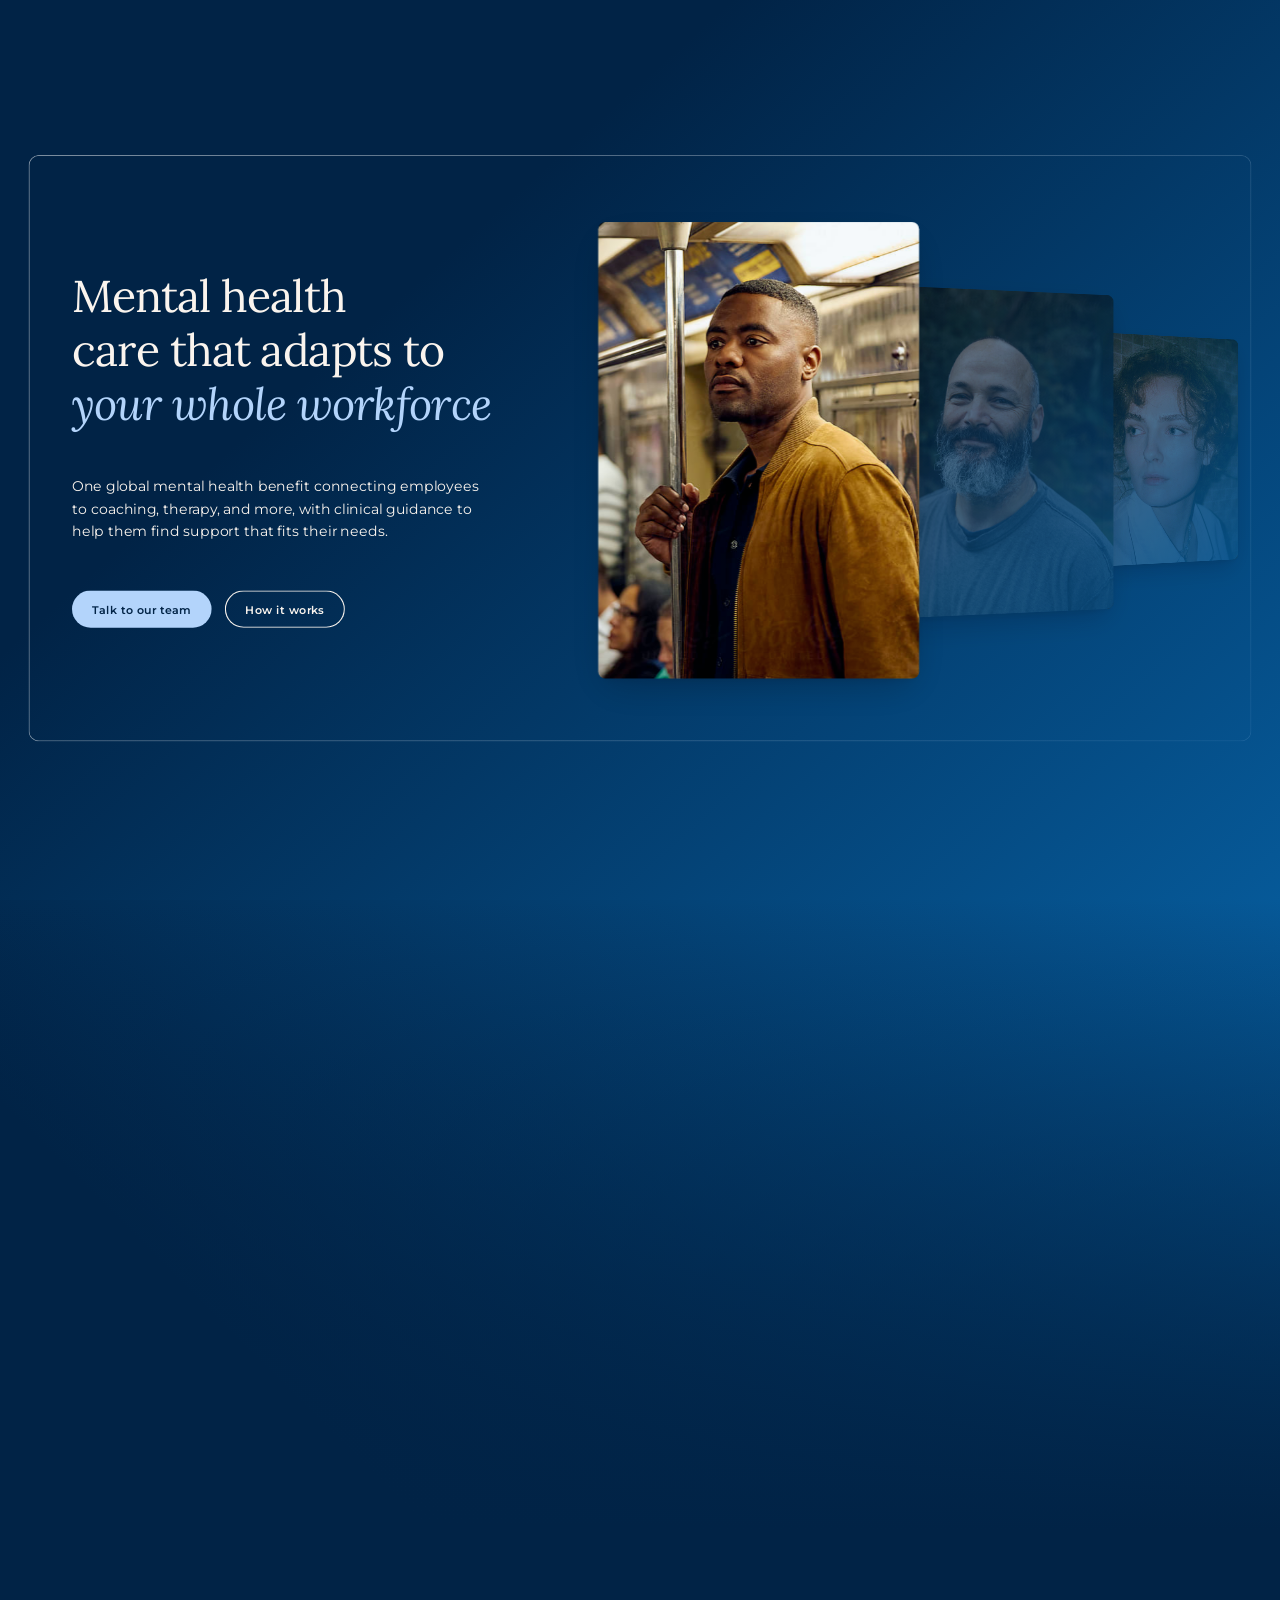
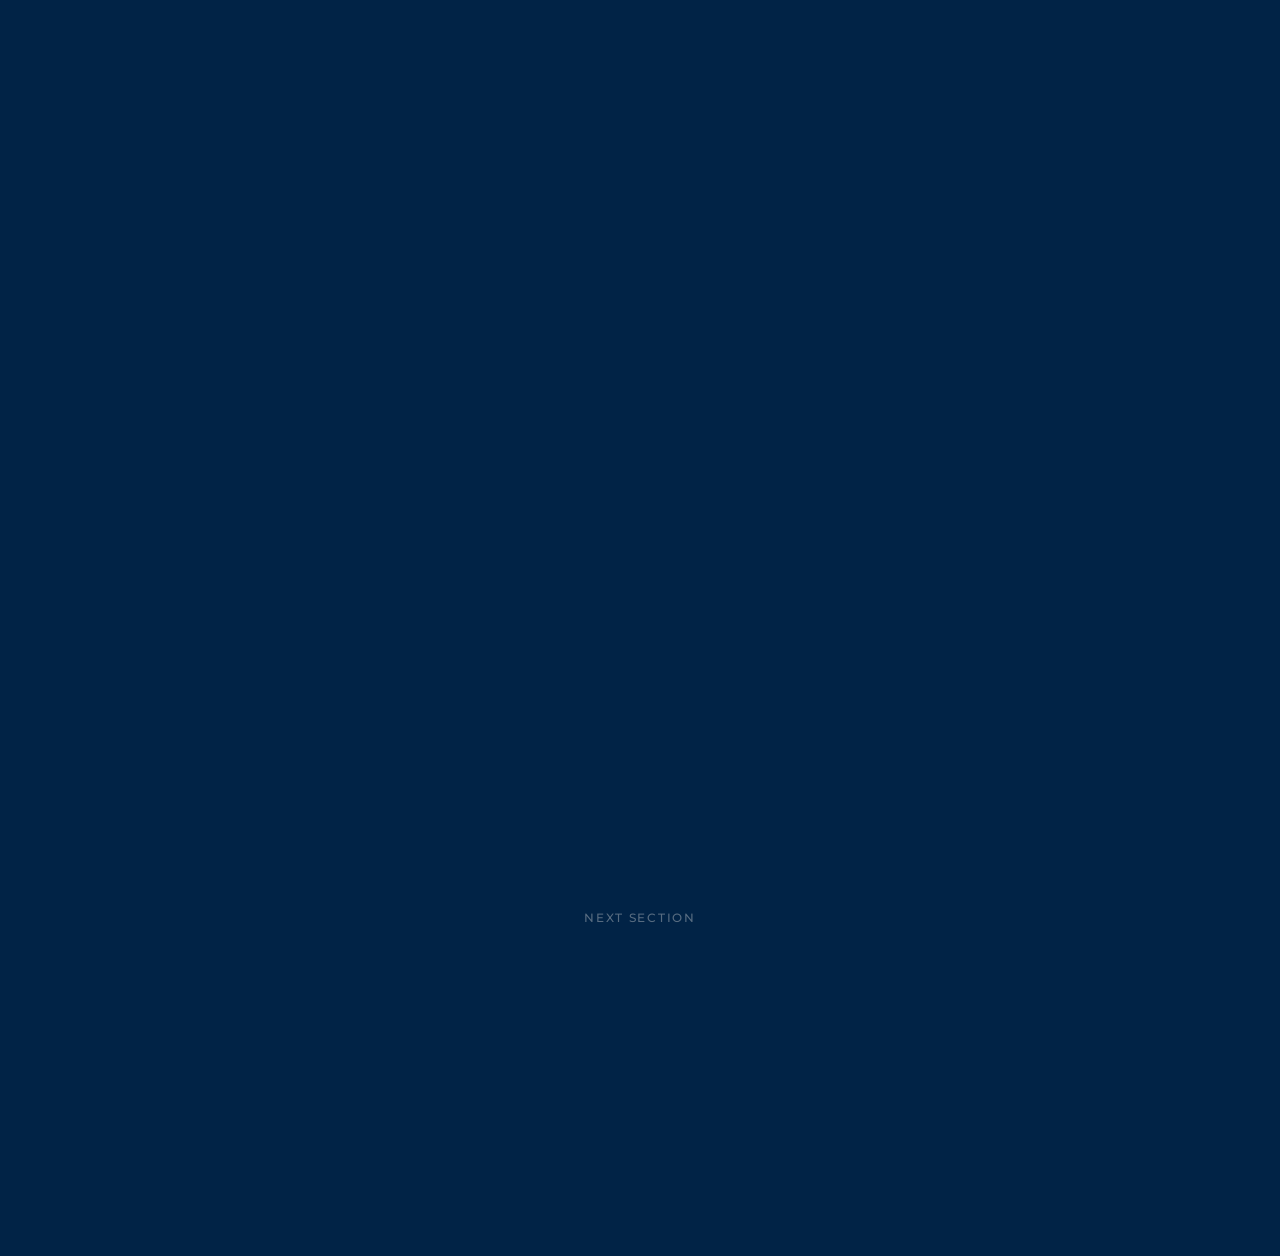
<file: stack/index.html>
<!doctype html>
<html lang="en">
<head>
<meta charset="utf-8">
<title>Stack — Home Intro</title>
<meta name="viewport" content="width=device-width, initial-scale=1">
<link rel="preconnect" href="https://fonts.googleapis.com">
<link rel="preconnect" href="https://fonts.gstatic.com" crossorigin>
<link rel="stylesheet" href="https://fonts.googleapis.com/css2?family=Lora:ital,wght@1,400&family=Montserrat:wght@600&display=swap">
<link rel="stylesheet" href="stack.css?v=202610282302">
<script src="chrome.js?v=202610282302"></script>
</head>
<body class="intro">
<section class="hero">
<div class="stage" id="stage">
  <div class="frame" aria-hidden="true"></div>
  <h1 class="hl">Mental health<br>care that adapts to</h1>
  <p class="follow" id="follow" aria-live="polite"></p>
  <p class="copy">One global mental health benefit connecting employees to coaching, therapy, and more, with clinical guidance to help them find support that fits their needs.</p>
  <div class="btns"><a class="btn" href="#">Talk to our team</a><a class="btn btn--ghost" href="#">How it works</a></div>
</div>
</section>
<div class="photos" id="photos"><div id="cards"></div></div>
<section class="next"><span>Next section</span></section>

<div class="ctrl" id="ctrl">
  <button class="pause" id="pause" aria-label="Pause"></button>
</div>

<script src="support.js?v=202610282302"></script>
<script>
(() => {
  const $ = id => document.getElementById(id);
  const W = 1440, H = 728, BASE_W = 310, BASE_H = 441, AR = BASE_H / BASE_W;   // AR = card shape (also the support row's)
  const AR_PILL = 512 / 313;   // pill crop is taller
  const reduce = matchMedia('(prefers-reduced-motion: reduce)').matches;
  const params = new URLSearchParams(location.search);
  // ?t=ms freezes the sequence at that moment; ?vh=814 fixes the hero height; ?p=0..1 forces the scroll hand-off
  const jump = params.get('t');
  if (jump !== null) document.body.classList.add('frozen');
  if (params.has('vh')) document.querySelector('.hero').style.height = params.get('vh') + 'px';
  const forcedP = params.has('p') ? +params.get('p') : undefined;

  const ease = u => u < .5 ? 4 * u * u * u : 1 - Math.pow(-2 * u + 2, 3) / 2;
  const easeSine = u => -(Math.cos(Math.PI * u) - 1) / 2;
  const easeOut = u => 1 - Math.pow(1 - u, 3);
  const lerp = (a, b, u) => a + (b - a) * u;
  const clamp01 = u => Math.max(0, Math.min(1, u));

  // ---------- The stack (Figma 4021:1384 card / 4021:1397 pill) ----------
  // Five resting poses along a line that recedes to the right. Position 0 is the main photo; 1 and 2 are the
  // two in the comp (veiled to 51% like the design); 3 and 4 wait out of sight behind them.
  // rot = turn away from the viewer (deg), veil = fade toward the background, blur = depth of field (Focus only),
  // hz = haze from the hero's light corner washing over the photo. Card and pill crops have their own sizes and
  // spacing; the Shape picker blends between the two sets.
  const LOOK = [
    { rot: 0,  veil: 0,   blur: 0, op: 1, hz: 0 },
    { rot: 20, veil: .49, blur: 3, op: 1, hz: .7 },
    { rot: 32, veil: .49, blur: 5, op: 1, hz: .9 },
    { rot: 42, veil: .65, blur: 7, op: 0, hz: 1 },   // hidden: the comp shows three; it fades in as it steps forward
    { rot: 48, veil: .8,  blur: 8, op: 0, hz: 1 },
  ];
  const CY = H / 2;
  const SPOTS_CARD = [{ cx: 673 + 180.5, w: 361 }, { cx: 1006 + 127.5, w: 255 }, { cx: 1229 + 89.5, w: 179 }, { cx: 1470, w: 132 }, { cx: 1560, w: 100 }];
  const SPOTS_PILL = [{ cx: 806.5, w: 313 },       { cx: 1060.5, w: 245 },       { cx: 1262.3, w: 188.6 },     { cx: 1425, w: 150 }, { cx: 1525, w: 118 }];
  let shapeMix = 0;   // 0 = card, 1 = pill (eased)
  const getPose = k => Object.assign({ fblur: 0, cy: CY,
    cx: lerp(SPOTS_CARD[k].cx, SPOTS_PILL[k].cx, shapeMix), w: lerp(SPOTS_CARD[k].w, SPOTS_PILL[k].w, shapeMix) }, LOOK[k]);
  const zAt = pos => 10 - pos;
  const KEYS = ['cx', 'cy', 'w', 'rot', 'veil', 'blur', 'op', 'fblur', 'hz'];
  const pose = (p, extra) => Object.assign({ fblur: 0 }, p, extra);
  const mix = (a, b, u) => { const o = {}; for (const k of KEYS) o[k] = lerp(a[k] ?? 0, b[k] ?? 0, u); return o; };

  // ---------- Lines + photos, in stack order ----------
  // ia = image aspect (w/h); card/pill = { z: zoom over "cover", fx/fy: focal point 0–1 }, taken from the Figma crops
  const ITEMS = [
    { line: 'your whole workforce',   src: '../assets/float/commuter.jpg',    ia: 1.5,    card: { z: 1.16, fx: .513, fy: .84 }, pill: { z: 1.118, fx: .51, fy: .96 } },
    { line: 'global complexity',      src: '../assets/float/bearded-man.jpg', ia: .6667,  card: { z: 1, fx: .5, fy: .5 },        pill: { z: 1, fx: .46, fy: .5 } },
    { line: 'your clients’ needs',    src: '../assets/float/curly-woman.jpg', ia: 1.5075, card: { z: 1, fx: .312, fy: .5 },      pill: { z: 1, fx: .312, fy: .5 } },
    { line: 'each employee’s needs',  src: '../assets/float/couch-woman.jpg', ia: 1.5,    card: { z: 1.197, fx: .75, fy: .04 }, pill: { z: 1.197, fx: .75, fy: .04 } },
    { line: 'your business strategy', src: '../assets/float/laptop-man.jpg',  ia: .6667,  card: { z: 1, fx: .5, fy: .5 },        pill: { z: 1, fx: .5, fy: .5 } },
  ];
  // Size + offset the photo inside a box of aspect ba (w/h), as % of the box
  function frameImg(img, it, ba, s) {
    const z = lerp(it.card.z, it.pill.z, s), fx = lerp(it.card.fx, it.pill.fx, s), fy = lerp(it.card.fy, it.pill.fy, s);
    let w, h;
    if (it.ia > ba) { h = 100 * z; w = 100 * z * it.ia / ba; } else { w = 100 * z; h = 100 * z * ba / it.ia; }
    img.style.width = w.toFixed(2) + '%'; img.style.height = h.toFixed(2) + '%';
    img.style.left = (-(w - 100) * fx).toFixed(2) + '%'; img.style.top = (-(h - 100) * fy).toFixed(2) + '%';
  }

  // ---------- Stage fit + support module ----------
  const stage = $('stage'), photos = $('photos');
  // Support module: card index → row column (-1 = lifts away; the couch photo has no place in the row)
  const support = FloatSupport.create({ map: [1, 0, 2, -1, 3] });
  let fitK = 1;
  const fit = () => {
    const hero = stage.parentElement;
    fitK = Math.min(innerWidth / W, hero.clientHeight / H);
    stage.style.transform = `scale(${fitK}) translate(-50%, -50%)`;
    const left = (innerWidth - W * fitK) / 2, top = hero.offsetTop + (hero.clientHeight - H * fitK) / 2;
    photos.style.transform = `translate(${left}px, ${top}px) scale(${fitK})`;
    support.layout(fitK, top);
  };
  addEventListener('resize', fit); fit();

  // ---------- Cards ----------
  const cardsEl = $('cards');
  const cards = ITEMS.map((it, i) => {
    const el = document.createElement('div');
    el.className = 'card';
    const img = new Image();
    img.src = it.src; img.alt = '';
    el.appendChild(img);
    el.appendChild(Object.assign(document.createElement('i'), { className: 'hz' }));
    cardsEl.appendChild(el);
    support.bindCard(el, i);
    return { el, img, it, i, pos: i, pose: getPose(i), tween: null, born: 0, ph: i * 1.9 };
  });

  // ---------- Global looks, eased so switching never jumps ----------
  let motion = 'turn', depth = true;
  let rotMix = 1, blurMix = 0;

  function place(c, t) {
    let p = getPose(c.pos), z = zAt(c.pos), lift = 0;
    if (c.tween) {
      const tw = c.tween;
      const u = clamp01((t - tw.start) / tw.dur);
      const e = (tw.ease || ease)(u);
      p = mix(tw.from, tw.toIdx != null ? getPose(tw.toIdx) : tw.to, e);
      // A soft bow on longer moves, so cards don't run on rails
      if (tw.bow) p.cy += Math.sin(Math.PI * e) * tw.bow;
      lift = Math.sin(Math.PI * u) * (tw.lift || 0);
      z = tw.z ?? z;
      if (u >= 1) {
        c.tween = null;
        // A card that left the front lands out of sight at the back, then settles in like on load
        if (tw.then != null) { c.pos = tw.then; p = getPose(c.pos); c.born = t; }
      }
    }
    c.pose = p;

    // Gentle float on the cards waiting in line; the front card holds still
    const f = reduce ? 0 : clamp01((getPose(0).w - p.w) / (getPose(0).w - getPose(2).w));
    const ts = t / 1000 + c.ph;
    let cx = p.cx + Math.sin(ts * .52) * 5 * f, cy = p.cy + Math.sin(ts * .41 + 1.3) * 7 * f;
    let { w } = p;
    let opacity = p.op;
    // Load-in / re-entry: rise a little and fade up
    const b = clamp01((t - c.born) / 2000), be = 1 - Math.pow(1 - b, 3);
    cy += (1 - be) * 24;
    opacity *= be;
    let rot = p.rot * rotMix, veil = p.veil, blur = p.blur * blurMix + p.fblur, hz = p.hz;

    // Scroll hand-off into the support row: straighten, unveil and settle
    const B = support.blend(c.i, { x: cx - w / 2, y: cy - w * AR / 2, w }, opacity);
    let sha = 1;
    if (B.e > 0) {
      cx = B.r.x + B.r.w / 2; cy = B.r.y + B.r.w * AR / 2; w = B.r.w;
      opacity = B.opacity; rot *= 1 - B.e; veil *= 1 - B.e; hz *= 1 - B.e; blur *= 1 - B.e; lift *= 1 - B.e;
      sha = 1 - .7 * B.e;
      if (B.e > .5) z = B.z;
    }
    const k = w / BASE_W;
    // Shape: card → pill. Pills turn back into cards as they settle into the (rectangular) support row.
    const sm = shapeMix * (1 - B.e), ar = lerp(AR, AR_PILL, sm), hLocal = BASE_W * ar;
    // In pill mode the photo grows taller around the same centre; its width (and spacing) comes from the pose
    c.el.style.height = `${hLocal.toFixed(2)}px`;
    c.el.style.transform = `translate(${cx}px, ${cy}px) perspective(1500px) rotateY(${rot}deg) scale(${k}) translate(${-BASE_W / 2}px, ${(-hLocal / 2).toFixed(2)}px)`;
    c.el.style.borderRadius = `${lerp(8 / k, BASE_W / 2, sm).toFixed(2)}px`;
    frameImg(c.img, c.it, 1 / ar, sm);
    c.el.style.opacity = opacity;
    c.el.style.zIndex = Math.round(z);
    c.el.style.filter = blur > .05 ? `blur(${(blur / k).toFixed(2)}px)` : '';
    c.el.style.setProperty('--veil', veil.toFixed(3));
    c.el.style.setProperty('--hz', hz.toFixed(3));
    c.el.style.setProperty('--lift', lift.toFixed(3));
    c.el.style.setProperty('--sh', (1 / Math.sqrt(k)).toFixed(3));
    c.el.style.setProperty('--sha', sha.toFixed(3));
  }

  // ---------- Follow-up lines, split by letter ----------
  const follow = $('follow');
  function makeLine(text) {
    const el = document.createElement('span');
    el.className = 'line';
    el.setAttribute('aria-label', text);
    let i = 0;
    text.split(' ').forEach((word, wi) => {
      if (wi) el.appendChild(document.createTextNode(' '));
      const w = document.createElement('span');
      w.className = 'w'; w.setAttribute('aria-hidden', 'true');
      for (const ch of word) {
        const s = document.createElement('span');
        s.className = 'ch'; s.textContent = ch; s.style.setProperty('--i', i++);
        w.appendChild(s);
      }
      el.appendChild(w);
    });
    follow.appendChild(el);
    return el;
  }
  let lineEl = null;
  function showLine(text, outAt, inAfter) {
    const old = lineEl;
    const el = makeLine(text);
    lineEl = el;
    if (document.body.classList.contains('frozen')) { old?.remove(); el.classList.add('in'); return; }
    setTimeout(() => {
      if (old) { old.classList.remove('in'); old.classList.add('out'); setTimeout(() => old.remove(), 2000); }
      setTimeout(() => requestAnimationFrame(() => el.classList.add('in')), inAfter);
    }, outAt);
  }

  // ---------- Arrival styles ----------
  // Every style moves the waiting cards one place forward (turning to face you as they reach the front).
  // What differs is how the front card leaves, and the timing. exit = the pose it leaves toward.
  const MOTIONS = {
    turn: {
      label: 'Turn',
      note: 'The front photo swings away like a turning card; the next one rotates round to face you.',
      // A little snappier than the others: quicker swing-away, and the line steps up sooner
      exit: { pose: f => pose(f, { cx: f.cx - 190, cy: f.cy + 10, w: f.w * .88, rot: -70, veil: .25, op: 0 }), dur: 1700, z: 12, lift: .6 },
      advanceAt: 200, advance: 2200, textOut: 900, textIn: 650,
    },
    lift: {
      label: 'Lift',
      note: 'The front photo lifts toward you and dissolves, uncovering the line as it steps forward.',
      exit: { pose: f => pose(f, { cy: f.cy - 16, w: f.w * 1.13, op: 0, fblur: 10 }), dur: 1900, z: 12, ease: easeOut },
      advanceAt: 250, textOut: 900, textIn: 800,
    },
    focus: {
      label: 'Focus',
      note: 'Depth of field: the line sits out of focus and sharpens as each photo reaches the front. The old one sinks back behind it.',
      exit: { pose: f => pose(f, { cx: f.cx + 230, w: f.w * .55, rot: 24, veil: .85, op: 0, fblur: 6 }), dur: 2700, z: 1 },
      advanceAt: 450, textOut: 1600, textIn: 800,
    },
    rise: {
      label: 'Rise',
      note: 'Buoyant: the front photo drifts up and away while the line floats forward beneath it.',
      exit: { pose: f => pose(f, { cy: f.cy - 110, op: 0 }), dur: 2400, z: 12, ease: easeSine },
      advanceAt: 300, textOut: 1100, textIn: 800,
    },
  };
  const ADVANCE = 3000;
  const HOLD = 5200;
  let cur = 0, next = 0, swapUntil = 0, paused = false;

  // Bring card i to the front: everything ahead of it leaves in the current style, the rest step forward
  function go(i, t) {
    if (i === cur || t < swapUntil) return;
    const m = MOTIONS[motion];
    const s = cards[i].pos;
    for (const c of cards) {
      const to = (c.pos - s + cards.length) % cards.length;
      if (c.pos < s) {
        const ex = m.exit;
        c.tween = { from: c.pose, to: ex.pose(getPose(0)), start: t + (s - 1 - c.pos) * 120, dur: ex.dur, z: ex.z, lift: ex.lift, ease: ex.ease, then: to };
      } else {
        const d = c.pos - s;   // 0 = new front card
        c.tween = { from: c.pose, toIdx: to, start: t + m.advanceAt + d * 140, dur: m.advance || ADVANCE,
          z: zAt(to), lift: to === 0 ? .8 : .2, bow: to === 0 ? -10 : 0 };
        c.pos = to;
      }
    }
    swapUntil = t + Math.max(m.exit.dur, m.advanceAt + 3 * 140 + (m.advance || ADVANCE)) + 100;
    cur = i;
    showLine(ITEMS[i].line, reduce ? 0 : m.textOut, reduce ? 0 : m.textIn);
    next = t + HOLD;
    syncUi();
  }

  // ---------- Controls ----------
  const ctrl = $('ctrl'), pauseBtn = $('pause');
  const dots = ITEMS.map((it, i) => {
    const b = document.createElement('button');
    b.className = 'dot'; b.setAttribute('aria-label', 'to ' + it.line);
    b.addEventListener('click', () => go(i, performance.now()));
    ctrl.insertBefore(b, pauseBtn);
    return b;
  });
  const ICON_PAUSE = '<svg width="12" height="12" viewBox="0 0 12 12" fill="currentColor"><rect x="2" y="1" width="2.6" height="10" rx="1"/><rect x="7.4" y="1" width="2.6" height="10" rx="1"/></svg>';
  const ICON_PLAY  = '<svg width="12" height="12" viewBox="0 0 12 12" fill="currentColor"><path d="M3 1.4v9.2a.6.6 0 0 0 .9.5l7.4-4.6a.6.6 0 0 0 0-1L3.9.9a.6.6 0 0 0-.9.5z"/></svg>';
  function syncUi() {
    dots.forEach((d, i) => d.setAttribute('aria-current', i === cur));
    pauseBtn.innerHTML = paused ? ICON_PLAY : ICON_PAUSE;
    pauseBtn.setAttribute('aria-label', paused ? 'Play' : 'Pause');
  }
  pauseBtn.addEventListener('click', () => { paused = !paused; if (!paused) next = performance.now() + 1200; syncUi(); });
  addEventListener('keydown', e => {
    if (e.key === 'ArrowRight') go((cur + 1) % ITEMS.length, performance.now());
    if (e.key === 'ArrowLeft') go((cur + ITEMS.length - 1) % ITEMS.length, performance.now());
    if (e.key === ' ') { e.preventDefault(); pauseBtn.click(); }
  });

  // Arrival + depth picker (remembered per viewer)
  const store = {
    get(k) { try { return localStorage.getItem(k); } catch { return null; } },
    set(k, v) { try { localStorage.setItem(k, v); } catch {} },
  };
  const mParam = params.get('m');
  motion = MOTIONS[mParam] ? mParam : MOTIONS[store.get('stack-motion')] ? store.get('stack-motion') : 'turn';
  depth = (params.get('d') || store.get('stack-depth')) !== 'flat';
  let pill = (params.get('s') || store.get('stack-shape')) === 'pill';
  shapeMix = pill ? 1 : 0;
  document.body.dataset.shape = pill ? 'pill' : 'card';
  rotMix = depth ? 1 : 0;
  blurMix = motion === 'focus' ? 1 : 0;

  const mNav = document.createElement('nav');
  mNav.className = 'switcher switcher--motion';
  mNav.setAttribute('aria-label', 'Arrival style');
  mNav.innerHTML = '<span class="switcher-label">Arrival</span>' +
    Object.entries(MOTIONS).map(([id, m]) => `<button type="button" data-m="${id}" aria-pressed="${id === motion}">${m.label}</button>`).join('') +
    '<span class="switcher-sep" aria-hidden="true"></span><span class="switcher-label">Depth</span>' +
    `<button type="button" data-d="3d" aria-pressed="${depth}">3D</button><button type="button" data-d="flat" aria-pressed="${!depth}">Flat</button>` +
    '<span class="switcher-sep" aria-hidden="true"></span><span class="switcher-label">Shape</span>' +
    `<button type="button" data-s="card" aria-pressed="${!pill}">Card</button><button type="button" data-s="pill" aria-pressed="${pill}">Pill</button>` +
    `<span class="motion-note" id="motion-note">${MOTIONS[motion].note}</span>`;
  function setParam(k, v) {
    const q = new URLSearchParams(location.search); q.set(k, v); q.delete('t');
    history.replaceState(null, '', '?' + q.toString());
  }
  mNav.addEventListener('click', e => {
    const b = e.target.closest('[data-m], [data-d], [data-s]');
    if (!b) return;
    if (b.dataset.m && b.dataset.m !== motion) {
      motion = b.dataset.m; store.set('stack-motion', motion); setParam('m', motion);
      $('motion-note').textContent = MOTIONS[motion].note;
      next = Math.min(next, performance.now() + 900);    // show the new style straight away
    }
    if (b.dataset.d) { depth = b.dataset.d === '3d'; store.set('stack-depth', b.dataset.d); setParam('d', b.dataset.d); }
    if (b.dataset.s) { pill = b.dataset.s === 'pill'; store.set('stack-shape', b.dataset.s); setParam('s', b.dataset.s); document.body.dataset.shape = b.dataset.s; }
    mNav.querySelectorAll('[data-s]').forEach(x => x.setAttribute('aria-pressed', (x.dataset.s === 'pill') === pill));
    mNav.querySelectorAll('[data-m]').forEach(x => x.setAttribute('aria-pressed', x.dataset.m === motion));
    mNav.querySelectorAll('[data-d]').forEach(x => x.setAttribute('aria-pressed', (x.dataset.d === '3d') === depth));
  });
  document.body.appendChild(mNav);

  // Reveal the prototype controls only when the pointer heads toward them
  addEventListener('mousemove', e => {
    document.body.classList.toggle('chrome-top', e.clientY < 150 && e.clientX < 860);
    document.body.classList.toggle('chrome-bottom', e.clientY > innerHeight - 100);
  });
  document.documentElement.addEventListener('mouseleave', () => document.body.classList.remove('chrome-top', 'chrome-bottom'));

  // ---------- Run ----------
  const t0 = performance.now();
  cards.forEach(c => { c.born = t0 + 200 + c.pos * 240; });
  requestAnimationFrame(() => document.body.classList.remove('intro'));
  showLine(ITEMS[0].line, 0, 900);
  next = t0 + 2800;
  syncUi();

  let sp = 0;
  function step(t) {
    if (!paused && t >= next) go((cur + 1) % ITEMS.length, t);
    if (paused) next = Math.max(next, t + 1200);
    sp += (scrollY - sp) * (jump !== null ? 1 : .07);
    support.update(sp, forcedP);
    if (support.p > .02) next = Math.max(next, t + 1500);
    const fr = jump !== null ? 1 : .05;
    rotMix += ((depth ? 1 : 0) - rotMix) * fr;
    blurMix += ((motion === 'focus' ? 1 : 0) - blurMix) * fr;
    shapeMix += ((pill ? 1 : 0) - shapeMix) * (jump !== null ? 1 : .045);
    cards.forEach(c => place(c, t));
  }

  if (jump !== null) {
    for (let t = t0; t <= t0 + +jump; t += 16) step(t);
    return;
  }
  const frame = t => { step(t); requestAnimationFrame(frame); };
  requestAnimationFrame(frame);
})();
</script>
</body>
</html>
</file>
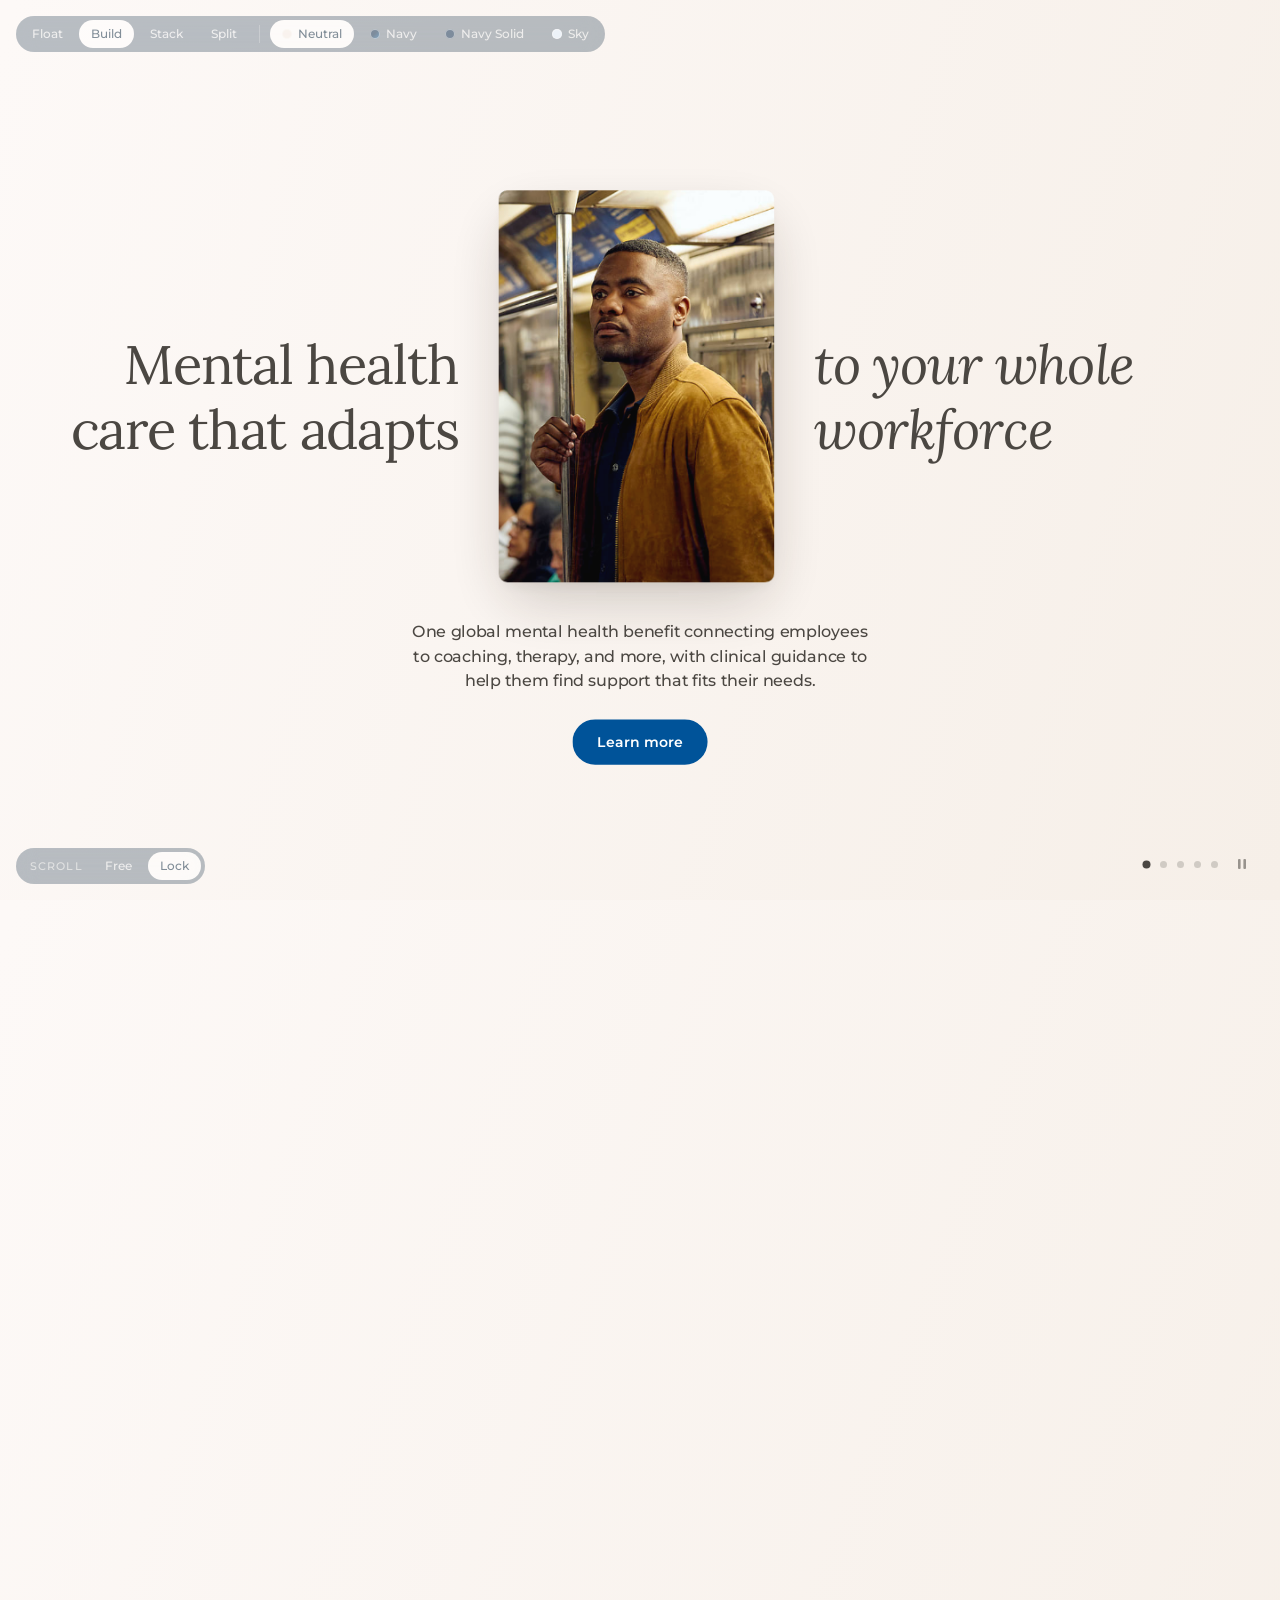
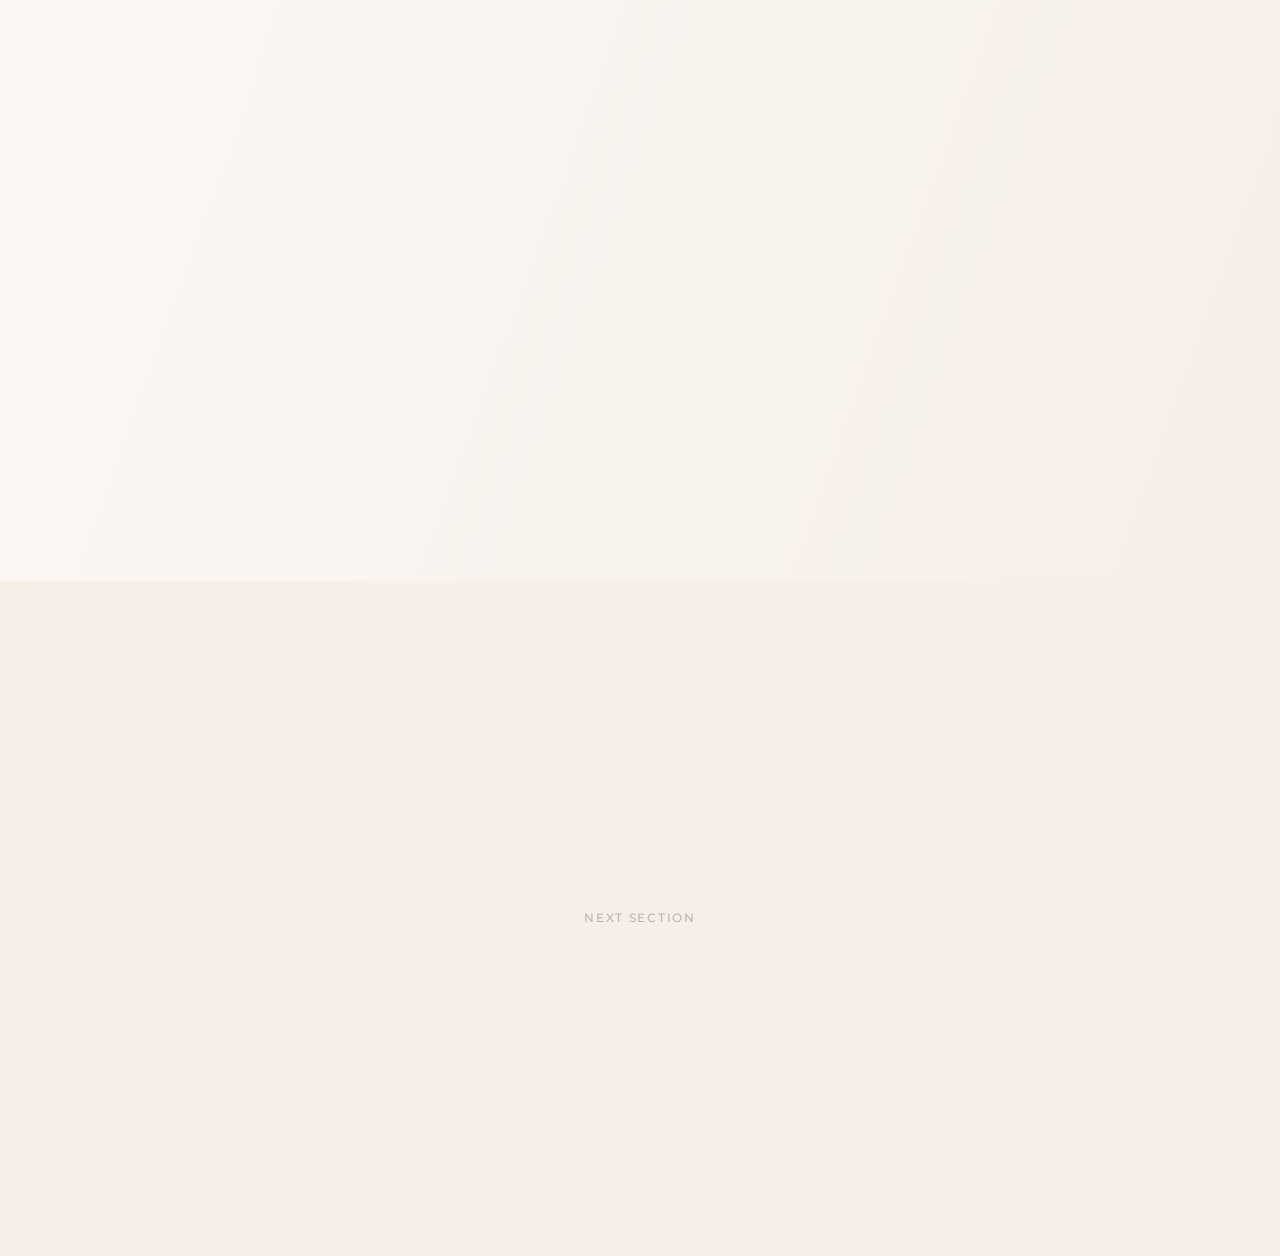
<file: float-motion/build.html>
<!doctype html>
<html lang="en">
<head>
<meta charset="utf-8">
<title>Float Build — Home Intro</title>
<meta name="viewport" content="width=device-width, initial-scale=1">
<link rel="preconnect" href="https://fonts.googleapis.com">
<link rel="preconnect" href="https://fonts.gstatic.com" crossorigin>
<link rel="stylesheet" href="https://fonts.googleapis.com/css2?family=Lora:ital,wght@1,400&family=Montserrat:wght@600&display=swap">
<link rel="stylesheet" href="float.css?v=202610282302">
<script src="chrome.js?v=202610282302"></script>
</head>
<body class="intro">
<section class="hero">
<div class="stage" id="stage">

  <h1 class="hl">Mental health care that adapts</h1>
  <p class="follow" id="follow" aria-live="polite"><span class="to">to</span></p>

  <p class="copy">One global mental health benefit connecting employees to coaching, therapy, and more, with clinical guidance to help them find support that fits their needs.</p>
  <a class="btn" href="#">Learn more</a>
</div>
</section>
<div class="photos" id="photos"><div id="cards"></div></div>
<section class="next"><span>Next section</span></section>

<div class="ctrl" id="ctrl">
  <button class="pause" id="pause" aria-label="Pause"></button>
</div>

<script src="support.js?v=202610282302"></script>
<script>
(() => {
  const $ = id => document.getElementById(id);
  const W = 1440, H = 814, BASE_W = 310, BASE_H = 441;
  const reduce = matchMedia('(prefers-reduced-motion: reduce)').matches;
  // ?t=ms freezes the sequence at that moment (for screenshots / review)
  const params = new URLSearchParams(location.search);
  const jump = params.get('t');
  // Review helpers: ?vh=814 fixes the hero height, ?p=0..1 forces the scroll hand-off progress
  if (params.has('vh')) document.querySelector('.hero').style.height = params.get('vh') + 'px';
  const forcedP = params.has('p') ? +params.get('p') : undefined;
  if (jump !== null) document.body.classList.add('frozen');

  // ---------- Slots (Figma 4011:1190) ----------
  const SLOTS = [
    { x: 561,  y: 114, w: 310 },  // main
    { x: 49,   y: -16, w: 129 },  // top left
    { x: 1254, y: 22,  w: 129 },  // top right
    { x: 1109, y: 495, w: 106 },  // right
    { x: 84,   y: 561, w: 129 },  // bottom left
  ];

  // ---------- Lines + the photo that leads each one ----------
  // Build variant: only the first photo is on the page at the start. Each line change sends the current photo
  // out to the next empty spot and fades the new one in at the centre, until the full composition is built;
  // after that it settles into the calm Float rhythm.
  // crop = Figma image fill as % of the frame (scale-invariant, so it holds at every slot size)
  const ITEMS = [
    { line: 'your whole workforce',   src: '../assets/float/commuter.jpg',    slot: 0, crop: { w: 247.12, h: 116.05, l: -75.54, t: -13.45 } },
    { line: 'each employee’s needs',  src: '../assets/float/couch-woman.jpg', slot: 1, crop: { w: 254.65, h: 119.67, l: -115.91, t: -0.77 } },
    { line: 'global complexity',      src: '../assets/float/bearded-man.jpg', slot: 4 },
    { line: 'your business strategy', src: '../assets/float/laptop-man.jpg',  slot: 2 },
    { line: 'your clients’ needs',    src: '../assets/float/curly-woman.jpg', slot: 3, crop: { w: 213.33, h: 100, l: -35.37, t: 0 } },
  ];

  // ---------- Stage fit ----------
  const stage = $('stage');
  // Support module: card index → row column (-1 = floats away; the couch photo has no place in the row)
  const support = FloatSupport.create({ map: [1, -1, 0, 3, 2] });
  const photos = $('photos');
  let fitK = 1;
  const fit = () => {
    const hero = stage.parentElement;
    fitK = Math.min(innerWidth / W, hero.clientHeight / H);
    stage.style.transform = `scale(${fitK}) translate(-50%, -50%)`;
    const left = (innerWidth - W * fitK) / 2, top = hero.offsetTop + (hero.clientHeight - H * fitK) / 2;
    photos.style.transform = `translate(${left}px, ${top}px) scale(${fitK})`;
    support.layout(fitK, top);
  };
  addEventListener('resize', fit); fit();

  // ---------- Cards ----------
  const cardsEl = $('cards');
  const cards = ITEMS.map((it, i) => {
    const el = document.createElement('div');
    el.className = 'card';
    const img = new Image();
    img.src = it.src; img.alt = '';
    if (it.crop) Object.assign(img.style, { width: it.crop.w + '%', height: it.crop.h + '%', left: it.crop.l + '%', top: it.crop.t + '%' });
    else img.className = 'cover';
    el.appendChild(img);
    cardsEl.appendChild(el);
    support.bindCard(el, i);
    // Each card breathes on its own slow, slightly irrational periods so the group never visibly loops
    const r = k => Math.sin(i * 12.9898 + k * 78.233) * 43758.5453 % 1;
    return {
      el, i, slot: it.slot, shown: i === 0, tween: null, born: 0,
      drift: { px: 2 * Math.PI / (11 + 4 * Math.abs(r(1))), py: 2 * Math.PI / (13 + 5 * Math.abs(r(2))), pr: 2 * Math.PI / (17 + 6 * Math.abs(r(3))), o: i * 1.7 },
    };
  });

  const ease = u => u < .5 ? 4 * u * u * u : 1 - Math.pow(-2 * u + 2, 3) / 2;      // in-out cubic
  const easeSine = u => -(Math.cos(Math.PI * u) - 1) / 2;
  const lerp = (a, b, u) => a + (b - a) * u;
  const clamp01 = u => Math.max(0, Math.min(1, u));

  const AR = 441 / 310;
  const centre = r => ({ x: r.x + r.w / 2, y: r.y + r.w * AR / 2 });
  const fromCentre = (cx, cy, w) => ({ x: cx - w / 2, y: cy - w * AR / 2, w });

  // All photos stay beneath the type (z 5): arriving 4, departing 3, main 2, supporting 1
  const restZ = c => c.slot === 0 ? 2 : 1;

  // Scroll: eased toward the real scroll position so photos respond with a little float, not a lock-step
  let sp = 0;

  function place(c, t) {
    if (!c.shown) {
      // Not built into the hero yet: if you scroll on, it simply fades down into its place in the row
      if (support.p <= 0) { c.el.style.opacity = 0; return; }
      const B = support.blend(c.i, null, 0);
      return draw(c, B.r.x, B.r.y, B.r.w, 0, B.opacity, B.z, 0, .3);
    }
    let r = SLOTS[c.slot], lift = 0, opacity = 1, z = restZ(c);
    if (c.tween) {
      const tw = c.tween;
      const u = clamp01((t - tw.start) / tw.dur);
      const e = ease(u);
      const A = centre(tw.from), B = centre(tw.to);
      const dx = B.x - A.x, dy = B.y - A.y, len = Math.hypot(dx, dy) || 1;
      // Long journeys bow gently away from the headline band (y≈350) instead of running on rails
      let nx = -dy / len, ny = dx / len;
      if (Math.sign(ny) !== Math.sign((A.y + B.y) / 2 - 350)) { nx = -nx; ny = -ny; }
      const arc = tw.arc ? Math.sin(Math.PI * e) * Math.min(90, len * .16) : 0;
      r = fromCentre(lerp(A.x, B.x, e) + nx * arc, lerp(A.y, B.y, e) + ny * arc, lerp(tw.from.w, tw.to.w, easeSine(u)));
      lift = Math.sin(Math.PI * u) * (tw.lift || 0);
      if (tw.fade) opacity = 1 - Math.pow(1 - u, 2);
      z = tw.z;
      if (u >= 1) c.tween = null;
    }
    c.base = r;
    let { x, y, w } = r;
    const k = w / BASE_W;
    // Drift: supporting photos wander; the main photo sits still (eases out smoothly as a photo grows into the slot)
    const f = reduce ? 0 : 1 - clamp01((w - 106) / (310 - 106));
    const d = c.drift, amp = 14 * f;
    const ts = t / 1000 + d.o;
    x += Math.sin(ts * d.px) * amp;
    y += Math.sin(ts * d.py + 1.3) * amp * .9;
    const rot = Math.sin(ts * d.pr) * .9 * f;
    // Load-in: each photo settles up into place
    const b = clamp01((t - c.born) / 2200);
    const be = 1 - Math.pow(1 - b, 3);
    y += (1 - be) * 30;
    opacity *= be;
    // Colourway: supporting photos may sit back (Navy and Sky use 40%); the main photo is always full strength.
    // Tied to size, so a photo brightens smoothly as it grows into the middle.
    opacity *= lerp(1, FloatChrome.dim, clamp01((310 - r.w) / (310 - 129)));
    // Scroll hand-off: float down from the hero into the support row; drift and lift calm down as it lands
    const B = support.blend(c.i, { x: r.x, y: r.y + (1 - be) * 30, w: r.w }, opacity);
    if (B.e > 0) {
      const dxy = { x: x - r.x, y: y - r.y - (1 - be) * 30 };
      ({ x, y, w } = B.r);
      x += dxy.x * (1 - B.e); y += dxy.y * (1 - B.e);
      opacity = B.opacity; lift *= 1 - B.e;
      if (B.e > .5) z = B.z;
      return draw(c, x, y, w, rot * (1 - B.e), opacity, z, lift, 1 - .7 * B.e);
    }
    draw(c, x, y, w, rot, opacity, z, lift, 1);
  }

  function draw(c, x, y, w, rot, opacity, z, lift, sha) {
    const k = w / BASE_W;
    c.el.style.transform = `translate(${x}px, ${y}px) rotate(${rot}deg) scale(${k})`;
    c.el.style.borderRadius = `${10 / k}px`;
    c.el.style.opacity = opacity;
    c.el.style.zIndex = z;
    c.el.style.setProperty('--lift', lift.toFixed(3));
    c.el.style.setProperty('--sh', (1 / Math.sqrt(k)).toFixed(3));
    c.el.style.setProperty('--sha', sha.toFixed(3));
  }

  // ---------- Follow-up lines, split by letter ----------
  const follow = $('follow');
  function makeLine(text) {
    const el = document.createElement('span');
    el.className = 'line';
    el.setAttribute('aria-label', 'to ' + text);
    el.innerHTML = '<span class="spacer" aria-hidden="true">to </span>';
    let i = 0;
    text.split(' ').forEach((word, wi) => {
      if (wi) el.appendChild(document.createTextNode(' '));
      const w = document.createElement('span');
      w.className = 'w'; w.setAttribute('aria-hidden', 'true');
      for (const ch of word) {
        const s = document.createElement('span');
        s.className = 'ch'; s.textContent = ch; s.style.setProperty('--i', i++);
        w.appendChild(s);
      }
      el.appendChild(w);
    });
    follow.appendChild(el);
    return el;
  }
  let lineEl = null;
  // Old line lifts away after `outAt` ms; the new one rises in `inAfter` ms later
  function showLine(text, outAt, inAfter) {
    const old = lineEl;
    const el = makeLine(text);
    lineEl = el;
    if (document.body.classList.contains('frozen')) { old?.remove(); el.classList.add('in'); return; }
    setTimeout(() => {
      if (old) { old.classList.remove('in'); old.classList.add('out'); setTimeout(() => old.remove(), 2000); }
      setTimeout(() => requestAnimationFrame(() => el.classList.add('in')), inAfter);
    }, outAt);
  }

  // ---------- Sequence ----------
  // One slow journey per line: the next photo sets off from its spot and lands in the middle
  // just as its line rises in; the current photo slips out from underneath during the last stretch.
  const HOLD = 5200;                        // ms from one departure to the next
  const TRAVEL = reduce ? 1 : 4400;         // incoming photo, its spot → main
  const OUT_START = reduce ? 0 : 1800;      // when the main photo starts drifting out…
  const OUT_DUR = reduce ? 1 : 3200;        // …and how long it takes to reach the freed spot
  // Build phase: quicker lines, and the order the empty spots fill (alternating sides so it grows evenly)
  const BUILD_HOLD = 2600;
  const BUILD_SLOTS = [1, 3, 2, 4];
  const FADE_IN = reduce ? 1 : 1800, MOVE_OUT = reduce ? 1 : 2000;
  let built = 0;
  let cur = 0, next = 0, swapUntil = 0, paused = false;

  const ctrl = $('ctrl'), pauseBtn = $('pause');
  const dots = ITEMS.map((it, i) => {
    const b = document.createElement('button');
    b.className = 'dot'; b.setAttribute('aria-label', 'to ' + it.line);
    b.addEventListener('click', () => go(i, performance.now()));
    ctrl.insertBefore(b, pauseBtn);
    return b;
  });
  const ICON_PAUSE = '<svg width="12" height="12" viewBox="0 0 12 12" fill="currentColor"><rect x="2" y="1" width="2.6" height="10" rx="1"/><rect x="7.4" y="1" width="2.6" height="10" rx="1"/></svg>';
  const ICON_PLAY  = '<svg width="12" height="12" viewBox="0 0 12 12" fill="currentColor"><path d="M3 1.4v9.2a.6.6 0 0 0 .9.5l7.4-4.6a.6.6 0 0 0 0-1L3.9.9a.6.6 0 0 0-.9.5z"/></svg>';
  const syncUi = () => {
    dots.forEach((d, i) => d.setAttribute('aria-current', i === cur));
    pauseBtn.innerHTML = paused ? ICON_PLAY : ICON_PAUSE;
    pauseBtn.setAttribute('aria-label', paused ? 'Play' : 'Pause');
  };
  pauseBtn.addEventListener('click', () => { paused = !paused; if (!paused) next = performance.now() + 1200; syncUi(); });

  function go(i, t) {
    if (i === cur || t < swapUntil) return;
    const incoming = cards[i], outgoing = cards[cur];
    if (!incoming.shown) {
      // Build step: current photo drifts out to the next empty spot; the new one fades up in the middle
      const dest = BUILD_SLOTS[built++];
      const m = centre(SLOTS[0]);
      outgoing.tween = { from: outgoing.base, to: SLOTS[dest], start: t, dur: MOVE_OUT, z: 3, arc: true, lift: .6 };
      incoming.tween = { from: fromCentre(m.x, m.y + 18, 286), to: SLOTS[0], start: t + 350, dur: FADE_IN, z: 4, fade: true };
      outgoing.slot = dest; incoming.slot = 0; incoming.shown = true;
      swapUntil = t + Math.max(MOVE_OUT, 350 + FADE_IN);
      cur = i;
      showLine(ITEMS[i].line, 0, reduce ? 0 : 450);
      next = t + (cards.every(c => c.shown) ? HOLD + 800 : BUILD_HOLD);
      syncUi();
      return;
    }
    const vacated = incoming.slot;
    incoming.tween = { from: incoming.base, to: SLOTS[0], start: t, dur: TRAVEL, z: 4, arc: true, lift: .8 };
    outgoing.tween = { from: outgoing.base, to: SLOTS[vacated], start: t + OUT_START, dur: OUT_DUR, z: 3, lift: .4 };
    outgoing.slot = vacated; incoming.slot = 0;
    swapUntil = t + Math.max(TRAVEL, OUT_START + OUT_DUR);
    cur = i;
    // Words change as the photo lands: old line lifts away near the end of the trip, new one rises as it settles
    showLine(ITEMS[i].line, reduce ? 0 : TRAVEL - 1000, reduce ? 0 : 800);
    next = t + HOLD;
    syncUi();
  }

  addEventListener('keydown', e => {
    if (e.key === 'ArrowRight') go((cur + 1) % ITEMS.length, performance.now());
    if (e.key === 'ArrowLeft') go((cur + ITEMS.length - 1) % ITEMS.length, performance.now());
    if (e.key === ' ') { e.preventDefault(); pauseBtn.click(); }
  });

  // Load-in: photos rise in one by one, then the headline, then the first line
  const t0 = performance.now();
  cards[0].born = t0 + 200;
  requestAnimationFrame(() => document.body.classList.remove('intro'));
  showLine(ITEMS[0].line, 0, 900);
  next = t0 + 2800;
  syncUi();

  function step(t) {
    if (!paused && t >= next) go((cur + 1) % ITEMS.length, t);
    if (paused) next = Math.max(next, t + 1200);
    sp += (scrollY - sp) * (jump !== null ? 1 : .07);
    support.update(sp, forcedP);
    // Hold the hero rotation while the photos are away in the next section
    if (support.p > .02) next = Math.max(next, t + 1500);
    cards.forEach(c => place(c, t));
  }

  if (jump !== null) {
    // ?y=px also scrolls the page (for screenshots)
    scrollTo(0, +new URLSearchParams(location.search).get('y') || 0);
    for (let t = t0; t <= t0 + +jump; t += 16) step(t);
    return;
  }
  const frame = t => { step(t); requestAnimationFrame(frame); };
  requestAnimationFrame(frame);
})();
</script>
</body>
</html>
</file>
<file: float-motion/float.css>
/* Float concept — shared styles for float/index.html (Float) and float/build.html (Build).
   Colourways are token sets on <html data-colorway="…">, swapped live by chrome.js. */

@font-face { font-family: 'Lora'; font-weight: 400; font-display: swap; src: url('../fonts/lora-400.ttf') format('truetype'); }
@font-face { font-family: 'Montserrat'; font-weight: 400; font-display: swap; src: url('../fonts/montserrat-400.ttf') format('truetype'); }
@font-face { font-family: 'Montserrat'; font-weight: 500; font-display: swap; src: url('../fonts/montserrat-500.ttf') format('truetype'); }

/* Neutral — Figma 4011:1190 + 4012:1227 */
:root, [data-colorway="neutral"] {
  --page: #F6EFE8;
  --hero-bg: linear-gradient(106.77deg, #FDF9F7 0.88%, #F6EFE8 100%);
  --support-bg: linear-gradient(109.89deg, #FDF9F7 0.88%, #F6EFE8 100%);
  --ink: #4B4742;
  --label: #000000;
  --accent: #005399;
  --on-accent: #FFFFFF;
  --rule: #B9B9B9;
  --shadow-rgb: 64, 50, 38;
  --shadow-a1: .26;
  --shadow-a2: .10;
  --hero-dim: 1;                 /* supporting photos' opacity in the hero */
  --muted: rgba(75, 71, 66, .35);
  --dot-off: rgba(75, 71, 66, .22);
}
/* Navy — Figma 4013:1261 + 4013:1275. The space above the module mirrors the hero gradient so the two meet without a seam. */
[data-colorway="navy"], [data-colorway="navy-solid"] {
  --page: #012346;
  --hero-bg: linear-gradient(134.98deg, rgba(6, 89, 152, 0) 31.95%, #065998 100%), #012346;
  --support-bg:
    linear-gradient(180deg, rgba(1, 35, 70, 0) 0, #012346 70vh) top / 100% 100vh no-repeat,
    linear-gradient(45deg, rgba(6, 89, 152, 0) 31.95%, #065998 100%) top / 100% 100vh no-repeat,
    #012346;
  --ink: #FAF4EE;
  --label: #FAF4EE;
  --accent: #B3D4FB;
  --on-accent: #012346;
  --rule: #B9B9B9;
  --shadow-rgb: 0, 8, 22;
  --shadow-a1: .5;
  --shadow-a2: .25;
  --hero-dim: .4;
  --muted: rgba(250, 244, 238, .35);
  --dot-off: rgba(250, 244, 238, .28);
}
/* Navy Solid: the Navy colourway on a flat #012346 background (no blue glow) */
[data-colorway="navy-solid"] {
  --hero-bg: #012346;
  --support-bg: #012346;
}
/* Sky — Figma 4013:1294 + 4013:1304 */
[data-colorway="sky"] {
  --page: #DFEEFF;
  --hero-bg: linear-gradient(103.48deg, rgba(255, 251, 232, 0) 12.8%, #FFFBE8 103.91%), #DFEEFF;
  --support-bg: linear-gradient(106.06deg, rgba(255, 251, 232, 0) 12.8%, #FFFBE8 103.91%), #DFEEFF;
  --ink: #4B4742;
  --label: #4B4742;
  --accent: #0069BF;
  --on-accent: #FFFFFF;
  --rule: #B9B9B9;
  --shadow-rgb: 28, 56, 96;
  --shadow-a1: .22;
  --shadow-a2: .08;
  --hero-dim: .4;
  --muted: rgba(75, 71, 66, .35);
  --dot-off: rgba(75, 71, 66, .22);
}

* { box-sizing: border-box; }
html, body { margin: 0; background: var(--page); }
body { overflow-x: hidden; font-family: 'Montserrat', sans-serif; -webkit-font-smoothing: antialiased; }

/* Hero fills the first screen; a placeholder section below the module gives room to scroll on */
.hero { position: relative; height: 100vh; min-height: 560px; background: var(--hero-bg); }
.next { position: relative; height: 75vh; display: grid; place-items: center; background: var(--page); }
.next span { font: 500 12px/1 'Montserrat', sans-serif; letter-spacing: .14em; text-transform: uppercase; color: var(--muted); }

.stage { position: absolute; left: 50%; top: 50%; width: 1440px; height: 814px; transform-origin: 0 0; overflow: visible; z-index: 3; }
/* One page-level photo layer (hero stage units) so photos can travel from the hero into the module */
.photos { position: absolute; left: 0; top: 0; width: 1440px; height: 814px; transform-origin: 0 0; z-index: 2; }

.hl, .follow, .copy, .btn { z-index: 5; }
.hl, .follow { position: absolute; top: 275px; margin: 0; font: 400 61px/1.2 'Lora', serif; letter-spacing: -1.22px; color: var(--ink); }
.hl { left: 25px; width: 491px; text-align: right; }
.follow { left: 916px; width: 490px; height: 146px; font-style: italic; }
.follow .to { position: absolute; left: 0; top: 0; }
.line { position: absolute; inset: 0; text-wrap: balance; }   /* even lines, no single-word widows */
.line .spacer { visibility: hidden; }
.w { display: inline-block; white-space: nowrap; }
.ch {
  display: inline-block; opacity: 0; transform: translateY(.42em); filter: blur(6px);
  transition: opacity 1.1s ease, transform 1.5s cubic-bezier(.2,.7,.25,1), filter 1.2s ease;
  transition-delay: calc(var(--i) * 42ms);
}
.line.in .ch { opacity: 1; transform: none; filter: blur(0); }
.line.out .ch {
  opacity: 0; transform: translateY(-.32em); filter: blur(5px);
  transition-duration: .9s, 1.1s, .9s; transition-timing-function: ease, cubic-bezier(.45,0,.55,1), ease;
  transition-delay: calc(var(--i) * 16ms);
}

.copy { position: absolute; left: 453px; top: 597px; width: 534px; margin: 0; text-align: center; font: 500 18.4px/1.5 'Montserrat', sans-serif; color: var(--ink); }
.btn {
  position: absolute; left: 50%; top: 710px; transform: translateX(-50%); padding: 16px 28px; border-radius: 999px;
  background: var(--accent); color: var(--on-accent); font: 600 16px/normal 'Montserrat', sans-serif; text-decoration: none; white-space: nowrap;
}
.intro .copy, .intro .btn, .intro .hl { opacity: 0; }
.copy, .btn, .hl { transition: opacity 1.6s ease .3s; }

/* Every card is laid out at main-photo size and placed with translate + scale;
   all the Figma frames share the ~0.703 aspect, so one box fits every slot. */
.card {
  position: absolute; left: 0; top: 0; width: 310px; height: 441px; overflow: hidden; border-radius: 10px;
  transform-origin: 0 0; will-change: transform;
  /* Soft, wide shadow for depth. --sh undoes most of the card's scale so small photos keep a fluffy shadow too */
  box-shadow:
    0 calc(var(--sh, 1) * (26px + var(--lift, 0) * 16px)) calc(var(--sh, 1) * (64px + var(--lift, 0) * 26px)) calc(var(--sh, 1) * -12px) rgba(var(--shadow-rgb), calc(var(--shadow-a1) * var(--sha, 1))),
    0 calc(var(--sh, 1) * 8px) calc(var(--sh, 1) * 20px) calc(var(--sh, 1) * -8px) rgba(var(--shadow-rgb), calc(var(--shadow-a2) * var(--sha, 1)));
}
.card img { position: absolute; display: block; max-width: none; }
.card img.cover { inset: 0; width: 100%; height: 100%; object-fit: cover; }

.frozen .ch, .frozen .copy, .frozen .btn, .frozen .hl, .frozen .s-rv, .frozen .s-rule { transition: none !important; }
.frozen .line.in .ch { opacity: 1; transform: none; filter: none; }

/* Line controls */
.ctrl { position: fixed; right: 24px; bottom: 22px; display: flex; align-items: center; gap: 10px; z-index: 20; }
.ctrl button { border: 0; background: none; padding: 0; cursor: pointer; }
.ctrl .dot { width: 7px; height: 7px; border-radius: 50%; background: var(--dot-off); transition: background .6s, transform .6s; }
.ctrl .dot[aria-current="true"] { background: var(--ink); transform: scale(1.15); }
.ctrl .pause { width: 28px; height: 28px; border-radius: 50%; color: var(--ink); opacity: .55; display: grid; place-items: center; transition: opacity .3s; }
.ctrl .pause:hover { opacity: 1; }
.ctrl button:focus-visible { outline: 2px solid var(--accent); outline-offset: 3px; }

/* Prototype chrome: concept + colourway picker (top-left) and scroll mode (bottom-left) */
.switcher {
  position: fixed; left: 16px; top: 16px; z-index: 20; display: flex; align-items: center; gap: 4px; padding: 4px;
  background: rgba(6, 36, 59, .55); backdrop-filter: blur(10px); -webkit-backdrop-filter: blur(10px); border-radius: 999px;
  opacity: .5; transition: opacity .4s;
}
.switcher:hover, .switcher:focus-within { opacity: 1; }
.switcher a, .switcher button {
  font: 500 12px/1 'Montserrat', sans-serif; color: rgba(255, 255, 255, .8); text-decoration: none;
  padding: 8px 12px; border-radius: 999px; border: 0; background: none; cursor: pointer; display: inline-flex; align-items: center; gap: 6px;
}
.switcher [aria-current="page"], .switcher [aria-pressed="true"] { background: #FFFFFF; color: #06243B; }
.switcher a:hover:not([aria-current]), .switcher button:hover:not([aria-pressed="true"]) { color: #FFFFFF; }
.switcher a:focus-visible, .switcher button:focus-visible { outline: 2px solid #B3D4FB; outline-offset: 1px; }
.switcher-label { font: 500 11px/1 'Montserrat', sans-serif; letter-spacing: .1em; text-transform: uppercase; color: rgba(255, 255, 255, .6); padding: 0 6px 0 10px; }
.switcher-sep { width: 1px; height: 18px; background: rgba(255, 255, 255, .25); margin: 0 6px; }
.swatch { width: 10px; height: 10px; border-radius: 50%; box-shadow: inset 0 0 0 1px rgba(255, 255, 255, .5); }
.switcher--mode { top: auto; bottom: 16px; }

/* Arrival-style picker (float-motion only) */
.switcher--motion { top: 60px; flex-wrap: wrap; max-width: calc(100vw - 32px); border-radius: 22px; }
.motion-note { font: 500 12px/1.35 'Montserrat', sans-serif; color: rgba(255, 255, 255, .78); padding: 0 12px 0 8px; max-width: 300px; }
</file>
<file: float/float.css>
/* Float concept — shared styles for float/index.html (Float) and float/build.html (Build).
   Colourways are token sets on <html data-colorway="…">, swapped live by chrome.js. */

@font-face { font-family: 'Lora'; font-weight: 400; font-display: swap; src: url('../fonts/lora-400.ttf') format('truetype'); }
@font-face { font-family: 'Montserrat'; font-weight: 400; font-display: swap; src: url('../fonts/montserrat-400.ttf') format('truetype'); }
@font-face { font-family: 'Montserrat'; font-weight: 500; font-display: swap; src: url('../fonts/montserrat-500.ttf') format('truetype'); }

/* Neutral — Figma 4011:1190 + 4012:1227 */
:root, [data-colorway="neutral"] {
  --page: #F6EFE8;
  --hero-bg: linear-gradient(106.77deg, #FDF9F7 0.88%, #F6EFE8 100%);
  --support-bg: linear-gradient(109.89deg, #FDF9F7 0.88%, #F6EFE8 100%);
  --ink: #4B4742;
  --label: #000000;
  --accent: #005399;
  --on-accent: #FFFFFF;
  --rule: #B9B9B9;
  --shadow-rgb: 64, 50, 38;
  --shadow-a1: .26;
  --shadow-a2: .10;
  --hero-dim: 1;                 /* supporting photos' opacity in the hero */
  --muted: rgba(75, 71, 66, .35);
  --dot-off: rgba(75, 71, 66, .22);
}
/* Navy — Figma 4013:1261 + 4013:1275. The space above the module mirrors the hero gradient so the two meet without a seam. */
[data-colorway="navy"], [data-colorway="navy-solid"] {
  --page: #012346;
  --hero-bg: linear-gradient(134.98deg, rgba(6, 89, 152, 0) 31.95%, #065998 100%), #012346;
  --support-bg:
    linear-gradient(180deg, rgba(1, 35, 70, 0) 0, #012346 70vh) top / 100% 100vh no-repeat,
    linear-gradient(45deg, rgba(6, 89, 152, 0) 31.95%, #065998 100%) top / 100% 100vh no-repeat,
    #012346;
  --ink: #FAF4EE;
  --label: #FAF4EE;
  --accent: #B3D4FB;
  --on-accent: #012346;
  --rule: #B9B9B9;
  --shadow-rgb: 0, 8, 22;
  --shadow-a1: .5;
  --shadow-a2: .25;
  --hero-dim: .4;
  --muted: rgba(250, 244, 238, .35);
  --dot-off: rgba(250, 244, 238, .28);
}
/* Navy Solid: the Navy colourway on a flat #012346 background (no blue glow) */
[data-colorway="navy-solid"] {
  --hero-bg: #012346;
  --support-bg: #012346;
}
/* Sky — Figma 4013:1294 + 4013:1304 */
[data-colorway="sky"] {
  --page: #DFEEFF;
  --hero-bg: linear-gradient(103.48deg, rgba(255, 251, 232, 0) 12.8%, #FFFBE8 103.91%), #DFEEFF;
  --support-bg: linear-gradient(106.06deg, rgba(255, 251, 232, 0) 12.8%, #FFFBE8 103.91%), #DFEEFF;
  --ink: #4B4742;
  --label: #4B4742;
  --accent: #0069BF;
  --on-accent: #FFFFFF;
  --rule: #B9B9B9;
  --shadow-rgb: 28, 56, 96;
  --shadow-a1: .22;
  --shadow-a2: .08;
  --hero-dim: .4;
  --muted: rgba(75, 71, 66, .35);
  --dot-off: rgba(75, 71, 66, .22);
}

* { box-sizing: border-box; }
html, body { margin: 0; background: var(--page); }
body { overflow-x: hidden; font-family: 'Montserrat', sans-serif; -webkit-font-smoothing: antialiased; }

/* Hero fills the first screen; a placeholder section below the module gives room to scroll on */
.hero { position: relative; height: 100vh; min-height: 560px; background: var(--hero-bg); }
.next { position: relative; height: 75vh; display: grid; place-items: center; background: var(--page); }
.next span { font: 500 12px/1 'Montserrat', sans-serif; letter-spacing: .14em; text-transform: uppercase; color: var(--muted); }

.stage { position: absolute; left: 50%; top: 50%; width: 1440px; height: 814px; transform-origin: 0 0; overflow: visible; z-index: 3; }
/* One page-level photo layer (hero stage units) so photos can travel from the hero into the module */
.photos { position: absolute; left: 0; top: 0; width: 1440px; height: 814px; transform-origin: 0 0; z-index: 2; }

.hl, .follow, .copy, .btn { z-index: 5; }
.hl, .follow { position: absolute; top: 275px; margin: 0; font: 400 61px/1.2 'Lora', serif; letter-spacing: -1.22px; color: var(--ink); }
.hl { left: 25px; width: 491px; text-align: right; }
.follow { left: 916px; width: 490px; height: 146px; font-style: italic; }
.follow .to { position: absolute; left: 0; top: 0; }
.line { position: absolute; inset: 0; text-wrap: balance; }   /* even lines, no single-word widows */
.line .spacer { visibility: hidden; }
.w { display: inline-block; white-space: nowrap; }
.ch {
  display: inline-block; opacity: 0; transform: translateY(.42em); filter: blur(6px);
  transition: opacity 1.1s ease, transform 1.5s cubic-bezier(.2,.7,.25,1), filter 1.2s ease;
  transition-delay: calc(var(--i) * 42ms);
}
.line.in .ch { opacity: 1; transform: none; filter: blur(0); }
.line.out .ch {
  opacity: 0; transform: translateY(-.32em); filter: blur(5px);
  transition-duration: .9s, 1.1s, .9s; transition-timing-function: ease, cubic-bezier(.45,0,.55,1), ease;
  transition-delay: calc(var(--i) * 16ms);
}

.copy { position: absolute; left: 453px; top: 597px; width: 534px; margin: 0; text-align: center; font: 500 18.4px/1.5 'Montserrat', sans-serif; color: var(--ink); }
.btn {
  position: absolute; left: 50%; top: 710px; transform: translateX(-50%); padding: 16px 28px; border-radius: 999px;
  background: var(--accent); color: var(--on-accent); font: 600 16px/normal 'Montserrat', sans-serif; text-decoration: none; white-space: nowrap;
}
.intro .copy, .intro .btn, .intro .hl { opacity: 0; }
.copy, .btn, .hl { transition: opacity 1.6s ease .3s; }

/* Every card is laid out at main-photo size and placed with translate + scale;
   all the Figma frames share the ~0.703 aspect, so one box fits every slot. */
.card {
  position: absolute; left: 0; top: 0; width: 310px; height: 441px; overflow: hidden; border-radius: 10px;
  transform-origin: 0 0; will-change: transform;
  /* Soft, wide shadow for depth. --sh undoes most of the card's scale so small photos keep a fluffy shadow too */
  box-shadow:
    0 calc(var(--sh, 1) * (26px + var(--lift, 0) * 16px)) calc(var(--sh, 1) * (64px + var(--lift, 0) * 26px)) calc(var(--sh, 1) * -12px) rgba(var(--shadow-rgb), calc(var(--shadow-a1) * var(--sha, 1))),
    0 calc(var(--sh, 1) * 8px) calc(var(--sh, 1) * 20px) calc(var(--sh, 1) * -8px) rgba(var(--shadow-rgb), calc(var(--shadow-a2) * var(--sha, 1)));
}
.card img { position: absolute; display: block; max-width: none; }
.card img.cover { inset: 0; width: 100%; height: 100%; object-fit: cover; }

.frozen .ch, .frozen .copy, .frozen .btn, .frozen .hl, .frozen .s-rv, .frozen .s-rule { transition: none !important; }
.frozen .line.in .ch { opacity: 1; transform: none; filter: none; }

/* Line controls */
.ctrl { position: fixed; right: 24px; bottom: 22px; display: flex; align-items: center; gap: 10px; z-index: 20; }
.ctrl button { border: 0; background: none; padding: 0; cursor: pointer; }
.ctrl .dot { width: 7px; height: 7px; border-radius: 50%; background: var(--dot-off); transition: background .6s, transform .6s; }
.ctrl .dot[aria-current="true"] { background: var(--ink); transform: scale(1.15); }
.ctrl .pause { width: 28px; height: 28px; border-radius: 50%; color: var(--ink); opacity: .55; display: grid; place-items: center; transition: opacity .3s; }
.ctrl .pause:hover { opacity: 1; }
.ctrl button:focus-visible { outline: 2px solid var(--accent); outline-offset: 3px; }

/* Prototype chrome: concept + colourway picker (top-left) and scroll mode (bottom-left) */
.switcher {
  position: fixed; left: 16px; top: 16px; z-index: 20; display: flex; align-items: center; gap: 4px; padding: 4px;
  background: rgba(6, 36, 59, .55); backdrop-filter: blur(10px); -webkit-backdrop-filter: blur(10px); border-radius: 999px;
  opacity: .5; transition: opacity .4s;
}
.switcher:hover, .switcher:focus-within { opacity: 1; }
.switcher a, .switcher button {
  font: 500 12px/1 'Montserrat', sans-serif; color: rgba(255, 255, 255, .8); text-decoration: none;
  padding: 8px 12px; border-radius: 999px; border: 0; background: none; cursor: pointer; display: inline-flex; align-items: center; gap: 6px;
}
.switcher [aria-current="page"], .switcher [aria-pressed="true"] { background: #FFFFFF; color: #06243B; }
.switcher a:hover:not([aria-current]), .switcher button:hover:not([aria-pressed="true"]) { color: #FFFFFF; }
.switcher a:focus-visible, .switcher button:focus-visible { outline: 2px solid #B3D4FB; outline-offset: 1px; }
.switcher-label { font: 500 11px/1 'Montserrat', sans-serif; letter-spacing: .1em; text-transform: uppercase; color: rgba(255, 255, 255, .6); padding: 0 6px 0 10px; }
.switcher-sep { width: 1px; height: 18px; background: rgba(255, 255, 255, .25); margin: 0 6px; }
.swatch { width: 10px; height: 10px; border-radius: 50%; box-shadow: inset 0 0 0 1px rgba(255, 255, 255, .5); }
.switcher--mode { top: auto; bottom: 16px; }
</file>
<file: split/split.css>
/* Split concept (Figma 4022:1430): navy text panel + one large photo panel on a cream page. */

@font-face { font-family: 'Lora'; font-weight: 400; font-display: swap; src: url('../fonts/lora-400.ttf') format('truetype'); }
@font-face { font-family: 'Montserrat'; font-weight: 400; font-display: swap; src: url('../fonts/montserrat-400.ttf') format('truetype'); }
@font-face { font-family: 'Montserrat'; font-weight: 500; font-display: swap; src: url('../fonts/montserrat-500.ttf') format('truetype'); }

:root, [data-colorway="navy"] {
  --page: #FDF9F7;
  --glow: rgba(255, 220, 196, .69); /* frame gradient peach (fades from 0) */
  --glow-0: rgba(255, 220, 196, 0);
  --panel: linear-gradient(115.65deg, rgba(6, 89, 152, 0) 31.95%, #065998 100%), #012346;
  --ink: #FAF4EE;
  --follow: #B3D4FB;
  --accent: #B3D4FB;
  --on-accent: #012346;
  --veil: #012346;                /* photo overlay colour (bottom-right) */
}
[data-colorway="navy-solid"] { --panel: #012346; }

* { box-sizing: border-box; }
html, body { margin: 0; background: var(--page); }
body { overflow-x: hidden; font-family: 'Montserrat', sans-serif; -webkit-font-smoothing: antialiased; }

/* Frame gradient (4022:1430): peach fading in toward the bottom-right, over the cream. */
.hero {
  position: relative; height: 100vh; min-height: 520px;
  background: linear-gradient(138.18deg, var(--glow-0) 31.95%, var(--glow) 100%) var(--page);
}
.stage { position: absolute; left: 50%; top: 50%; width: 1440px; height: 728px; transform-origin: 0 0; z-index: 1; }

/* Left: navy text panel */
.panel { position: absolute; left: 32px; top: 34px; width: 561px; height: 660px; border-radius: 17px; background: var(--panel); }
.hl, .follow { position: absolute; left: 72px; margin: 0; font: 400 50.14px/1.2 'Lora', serif; letter-spacing: -1px; color: var(--ink); }
.hl { top: 179px; width: 424px; text-wrap: balance; }
.follow { top: 300px; width: 579px; height: 61px; font-style: italic; color: var(--follow); }
.line { position: absolute; inset: 0; white-space: nowrap; }
.w { display: inline-block; white-space: nowrap; }
.ch {
  display: inline-block; opacity: 0; transform: translateY(.42em); filter: blur(6px);
  transition: opacity 1.1s ease, transform 1.5s cubic-bezier(.2,.7,.25,1), filter 1.2s ease;
  transition-delay: calc(var(--i) * 38ms);
}
.line.in .ch { opacity: 1; transform: none; filter: blur(0); }
.line.out .ch {
  opacity: 0; transform: translateY(-.32em); filter: blur(5px);
  transition-duration: .8s, 1s, .8s; transition-timing-function: ease, cubic-bezier(.45,0,.55,1), ease;
  transition-delay: calc(var(--i) * 14ms);
}
.copy { position: absolute; left: 72px; top: 469px; width: 464px; margin: 0; font: 400 16px/1.6 'Montserrat', sans-serif; color: var(--ink); }
.btns { position: absolute; left: 72px; top: 581px; display: flex; gap: 15px; }
.btn {
  padding: 12.94px 22.64px; border-radius: 999px; background: var(--accent); color: var(--on-accent);
  font: 600 12.94px/normal 'Montserrat', sans-serif; text-decoration: none; white-space: nowrap;
}
.btn--ghost { background: transparent; color: var(--ink); box-shadow: inset 0 0 0 1.21px var(--ink); }
.btn:focus-visible { outline: 2px solid var(--accent); outline-offset: 3px; }

/* Right: photo panel. Slides stack inside a clipped, rounded window. */
.viewer { position: absolute; left: 608px; top: 35px; width: 800px; height: 658px; border-radius: 17px; overflow: hidden; isolation: isolate; perspective: 1600px; background: #0B1F33; }
.slide { position: absolute; inset: 0; overflow: hidden; visibility: hidden; will-change: transform, opacity; }
.slide.on, .slide.anim { visibility: visible; }
.slide img { position: absolute; max-width: none; display: block; transform-origin: var(--fx, 50%) var(--fy, 50%); }
/* Slow breathing zoom while a photo is showing */
.slide.live img { transform: scale(1.05); transition: transform 9s linear; }
.slide .shade { position: absolute; inset: 0; background: #011628; opacity: 0; pointer-events: none; }
.overlay { position: absolute; inset: 0; z-index: 20; pointer-events: none; background: linear-gradient(124.48deg, rgba(6, 89, 152, 0) 31.95%, var(--veil) 100%); }

/* Audience dots (Figma 4022:1474-1478) */
.dots { position: absolute; left: 1280px; top: 653px; display: flex; gap: 6px; z-index: 30; }
.dots button {
  width: 16px; height: 16px; padding: 0; border-radius: 50%; cursor: pointer; background: rgba(255, 255, 255, 0);
  border: 1px solid rgba(255, 255, 255, .3); transition: background .6s ease;
}
.dots button[aria-current="true"] { background: rgba(255, 255, 255, .79); }
.dots button:hover:not([aria-current="true"]) { background: rgba(255, 255, 255, .25); }
.dots button:focus-visible { outline: 2px solid #B3D4FB; outline-offset: 2px; }

/* Entrance */
.panel, .viewer, .copy, .btns, .hl { transition: opacity 1.4s ease, transform 1.6s cubic-bezier(.2,.7,.25,1); }
.intro .panel, .intro .viewer { opacity: 0; transform: translateY(18px); }
.intro .copy, .intro .btns, .intro .hl { opacity: 0; }
.viewer { transition-delay: .15s; }
.hl { transition-delay: .35s; } .copy { transition-delay: .5s; } .btns { transition-delay: .6s; }
.frozen * { transition: none !important; }
.frozen .line.in .ch { opacity: 1; transform: none; filter: none; }

/* Prototype controls: hidden until the pointer nears the top-left (or keyboard focus) */
.switcher {
  position: fixed; left: 16px; top: 16px; z-index: 50; display: flex; flex-wrap: wrap; align-items: center; gap: 4px; padding: 4px;
  max-width: calc(100vw - 32px); background: rgba(6, 36, 59, .7); backdrop-filter: blur(10px); -webkit-backdrop-filter: blur(10px); border-radius: 22px;
  transition: opacity .35s ease;
}
body:not(.chrome-top) .switcher:not(.switcher--mode):not(:focus-within) { opacity: 0; pointer-events: none; }
.switcher a, .switcher button {
  font: 500 12px/1 'Montserrat', sans-serif; color: rgba(255, 255, 255, .82); text-decoration: none;
  padding: 8px 12px; border-radius: 999px; border: 0; background: none; cursor: pointer;
}
.switcher [aria-current="page"], .switcher [aria-pressed="true"] { background: #FFFFFF; color: #06243B; }
.switcher a:hover:not([aria-current]), .switcher button:hover:not([aria-pressed="true"]) { color: #FFFFFF; }
.switcher a:focus-visible, .switcher button:focus-visible { outline: 2px solid #B3D4FB; outline-offset: 1px; }
.switcher-label { font: 500 11px/1 'Montserrat', sans-serif; letter-spacing: .1em; text-transform: uppercase; color: rgba(255, 255, 255, .6); padding: 0 6px 0 10px; }
.switcher-sep { width: 1px; height: 18px; background: rgba(255, 255, 255, .25); margin: 0 6px; }
.note { font: 500 12px/1.35 'Montserrat', sans-serif; color: rgba(255, 255, 255, .78); padding: 0 12px 0 8px; max-width: 320px; }

/* ---------- Scroll hand-off ---------- */
/* Page-level photo layer in stage units; the photos travel from the panel down into the support row */
.photos { position: absolute; left: 0; top: 0; width: 1440px; height: 728px; transform-origin: 0 0; z-index: 2; pointer-events: none; }
.pcard {
  position: absolute; left: 0; top: 0; overflow: hidden; visibility: hidden; will-change: transform, width, height;
  box-shadow: 0 calc(16px + var(--lift, 0) * 14px) calc(40px + var(--lift, 0) * 20px) -12px rgba(1, 22, 40, calc(.22 + var(--lift, 0) * .1));
}
.pcard img { position: absolute; max-width: none; display: block; }
.pcard-ov { position: absolute; inset: 0; pointer-events: none; background: linear-gradient(124.48deg, rgba(6, 89, 152, 0) 31.95%, var(--veil) 100%); }
.photos.live .pcard { pointer-events: auto; cursor: pointer; }
/* While the photo is out of the panel, the panel itself steps back */
.viewer.handoff { opacity: 0 !important; transition: none !important; }
.dots { transition: opacity .4s ease; }
.dots.handoff { opacity: 0; pointer-events: none; }
.next { position: relative; height: 70vh; display: grid; place-items: center; background: var(--page); }
.next span { font: 500 12px/1 'Montserrat', sans-serif; letter-spacing: .14em; text-transform: uppercase; color: rgba(75, 71, 66, .35); }
/* Section 2 sits on the cream page, so its type and controls use the neutral palette */
.support { --support-bg: #FDF9F7; --ink: #4B4742; --label: #4B4742; --rule: #B9B9B9; --accent: #005399; --on-accent: #FFFFFF; }
.switcher--mode { top: auto; bottom: 16px; }
body:not(.chrome-bottom) .switcher--mode:not(:focus-within) { opacity: 0; pointer-events: none; }
</file>
<file: stack/stack.css>
/* Stack concept (Figma 4015:1327): Float's tokens and chrome, with a left text column and a receding photo stack.
   Colourways are token sets on <html data-colorway="…">, swapped live by chrome.js. */

@font-face { font-family: 'Lora'; font-weight: 400; font-display: swap; src: url('../fonts/lora-400.ttf') format('truetype'); }
@font-face { font-family: 'Montserrat'; font-weight: 400; font-display: swap; src: url('../fonts/montserrat-400.ttf') format('truetype'); }
@font-face { font-family: 'Montserrat'; font-weight: 500; font-display: swap; src: url('../fonts/montserrat-500.ttf') format('truetype'); }

/* Neutral — Figma 4011:1190 + 4012:1227 */
:root, [data-colorway="neutral"] {
  --page: #F6EFE8;
  --hero-bg: linear-gradient(106.77deg, #FDF9F7 0.88%, #F6EFE8 100%);
  --support-bg: linear-gradient(109.89deg, #FDF9F7 0.88%, #F6EFE8 100%);
  --ink: #4B4742;
  --label: #000000;
  --accent: #005399;
  --on-accent: #FFFFFF;
  --rule: #B9B9B9;
  --shadow-rgb: 64, 50, 38;
  --shadow-a1: .26;
  --shadow-a2: .10;
  --hero-dim: 1;                 /* supporting photos' opacity in the hero */
  --muted: rgba(75, 71, 66, .35);
  --dot-off: rgba(75, 71, 66, .22);
  --shade: #F6EFE8;              /* colour photos fade toward as they sit further back */
  --haze-rgb: 246, 239, 232;     /* the hero gradient's light corner, used for the haze over the line */
  --hero-rule: #B9B9B9;
  --follow: #005399;
  --frame-from: rgba(75, 71, 66, .45);
  --frame-to: rgba(75, 71, 66, .06);
}
/* Navy — Figma 4013:1261 + 4013:1275. The space above the module mirrors the hero gradient so the two meet without a seam. */
[data-colorway="navy"], [data-colorway="navy-solid"] {
  --page: #012346;
  --hero-bg: linear-gradient(138.18deg, rgba(6, 89, 152, 0) 31.95%, #065998 100%), #012346;
  --support-bg:
    linear-gradient(180deg, rgba(1, 35, 70, 0) 0, #012346 70vh) top / 100% 100vh no-repeat,
    linear-gradient(45deg, rgba(6, 89, 152, 0) 31.95%, #065998 100%) top / 100% 100vh no-repeat,
    #012346;
  --ink: #FAF4EE;
  --label: #FAF4EE;
  --accent: #B3D4FB;
  --on-accent: #012346;
  --rule: #B9B9B9;
  --shadow-rgb: 0, 8, 22;
  --shadow-a1: .5;
  --shadow-a2: .25;
  --hero-dim: .4;
  --muted: rgba(250, 244, 238, .35);
  --dot-off: rgba(250, 244, 238, .28);
  --shade: #020F1D;
  --haze-rgb: 6, 89, 152;
  --hero-rule: #FFFFFF;
  --follow: #B3D4FB;
  --frame-from: rgba(255, 255, 255, .52);
  --frame-to: rgba(179, 212, 251, .12);
}
/* Navy Solid: the Navy colourway on a flat #012346 background (no blue glow) */
[data-colorway="navy-solid"] {
  --hero-bg: #012346;
  --support-bg: #012346;
  --haze-rgb: 1, 35, 70;          /* waiting photos fade into the navy itself */
}
/* Sky — Figma 4013:1294 + 4013:1304 */
[data-colorway="sky"] {
  --page: #DFEEFF;
  --hero-bg: linear-gradient(103.48deg, rgba(255, 251, 232, 0) 12.8%, #FFFBE8 103.91%), #DFEEFF;
  --support-bg: linear-gradient(106.06deg, rgba(255, 251, 232, 0) 12.8%, #FFFBE8 103.91%), #DFEEFF;
  --ink: #4B4742;
  --label: #4B4742;
  --accent: #0069BF;
  --on-accent: #FFFFFF;
  --rule: #B9B9B9;
  --shadow-rgb: 28, 56, 96;
  --shadow-a1: .22;
  --shadow-a2: .08;
  --hero-dim: .4;
  --muted: rgba(75, 71, 66, .35);
  --dot-off: rgba(75, 71, 66, .22);
  --shade: #DFEEFF;
  --haze-rgb: 255, 251, 232;
  --hero-rule: #B9B9B9;
  --follow: #0069BF;
  --frame-from: rgba(0, 83, 153, .45);
  --frame-to: rgba(0, 83, 153, .06);
}

* { box-sizing: border-box; }
html, body { margin: 0; background: var(--page); }
body { overflow-x: hidden; font-family: 'Montserrat', sans-serif; -webkit-font-smoothing: antialiased; }

/* Hero fills the first screen; a placeholder section below the module gives room to scroll on */
.hero { position: relative; height: 100vh; min-height: 560px; background: var(--hero-bg); }
.next { position: relative; height: 75vh; display: grid; place-items: center; background: var(--page); }
.next span { font: 500 12px/1 'Montserrat', sans-serif; letter-spacing: .14em; text-transform: uppercase; color: var(--muted); }

.stage { position: absolute; left: 50%; top: 50%; width: 1440px; height: 814px; transform-origin: 0 0; overflow: visible; z-index: 3; }
/* One page-level photo layer (hero stage units) so photos can travel from the hero into the module */
.photos { position: absolute; left: 0; top: 0; width: 1440px; height: 814px; transform-origin: 0 0; z-index: 2; }

.hl, .follow, .copy, .btn { z-index: 5; }
.hl, .follow { position: absolute; top: 275px; margin: 0; font: 400 61px/1.2 'Lora', serif; letter-spacing: -1.22px; color: var(--ink); }
.hl { left: 25px; width: 491px; text-align: right; }
.follow { left: 916px; width: 490px; height: 146px; font-style: italic; }
.follow .to { position: absolute; left: 0; top: 0; }
.line { position: absolute; inset: 0; text-wrap: balance; }   /* even lines, no single-word widows */
.line .spacer { visibility: hidden; }
.w { display: inline-block; white-space: nowrap; }
.ch {
  display: inline-block; opacity: 0; transform: translateY(.42em); filter: blur(6px);
  transition: opacity 1.1s ease, transform 1.5s cubic-bezier(.2,.7,.25,1), filter 1.2s ease;
  transition-delay: calc(var(--i) * 42ms);
}
.line.in .ch { opacity: 1; transform: none; filter: blur(0); }
.line.out .ch {
  opacity: 0; transform: translateY(-.32em); filter: blur(5px);
  transition-duration: .9s, 1.1s, .9s; transition-timing-function: ease, cubic-bezier(.45,0,.55,1), ease;
  transition-delay: calc(var(--i) * 16ms);
}

.copy { position: absolute; left: 453px; top: 597px; width: 534px; margin: 0; text-align: center; font: 500 18.4px/1.5 'Montserrat', sans-serif; color: var(--ink); }
.btn {
  position: absolute; left: 50%; top: 710px; transform: translateX(-50%); padding: 16px 28px; border-radius: 999px;
  background: var(--accent); color: var(--on-accent); font: 600 16px/normal 'Montserrat', sans-serif; text-decoration: none; white-space: nowrap;
}
.intro .copy, .intro .btn, .intro .hl { opacity: 0; }
.copy, .btn, .hl { transition: opacity 1.6s ease .3s; }

/* Every card is laid out at main-photo size and placed with translate + scale;
   all the Figma frames share the ~0.703 aspect, so one box fits every slot. */
.card {
  position: absolute; left: 0; top: 0; width: 310px; height: 441px; overflow: hidden; border-radius: 10px;
  transform-origin: 0 0; will-change: transform;
  /* Soft, wide shadow for depth. --sh undoes most of the card's scale so small photos keep a fluffy shadow too */
  box-shadow:
    0 calc(var(--sh, 1) * (26px + var(--lift, 0) * 16px)) calc(var(--sh, 1) * (64px + var(--lift, 0) * 26px)) calc(var(--sh, 1) * -12px) rgba(var(--shadow-rgb), calc(var(--shadow-a1) * var(--sha, 1))),
    0 calc(var(--sh, 1) * 8px) calc(var(--sh, 1) * 20px) calc(var(--sh, 1) * -8px) rgba(var(--shadow-rgb), calc(var(--shadow-a2) * var(--sha, 1)));
}
.card img { position: absolute; display: block; max-width: none; }
.card img.cover { inset: 0; width: 100%; height: 100%; object-fit: cover; }

.frozen .ch, .frozen .copy, .frozen .btn, .frozen .hl, .frozen .s-rv, .frozen .s-rule { transition: none !important; }
.frozen .line.in .ch { opacity: 1; transform: none; filter: none; }

/* Line controls */
.ctrl { position: fixed; right: 24px; bottom: 22px; display: flex; align-items: center; gap: 10px; z-index: 20; }
.ctrl button { border: 0; background: none; padding: 0; cursor: pointer; }
.ctrl .dot { width: 7px; height: 7px; border-radius: 50%; background: var(--dot-off); transition: background .6s, transform .6s; }
.ctrl .dot[aria-current="true"] { background: var(--ink); transform: scale(1.15); }
.ctrl .pause { width: 28px; height: 28px; border-radius: 50%; color: var(--ink); opacity: .55; display: grid; place-items: center; transition: opacity .3s; }
.ctrl .pause:hover { opacity: 1; }
.ctrl button:focus-visible { outline: 2px solid var(--accent); outline-offset: 3px; }

/* Prototype chrome: concept + colourway picker (top-left) and scroll mode (bottom-left) */
.switcher {
  position: fixed; left: 16px; top: 16px; z-index: 20; display: flex; align-items: center; gap: 4px; padding: 4px;
  background: rgba(6, 36, 59, .55); backdrop-filter: blur(10px); -webkit-backdrop-filter: blur(10px); border-radius: 999px;
  opacity: .5; transition: opacity .4s;
}
.switcher:hover, .switcher:focus-within { opacity: 1; }
.switcher a, .switcher button {
  font: 500 12px/1 'Montserrat', sans-serif; color: rgba(255, 255, 255, .8); text-decoration: none;
  padding: 8px 12px; border-radius: 999px; border: 0; background: none; cursor: pointer; display: inline-flex; align-items: center; gap: 6px;
}
.switcher [aria-current="page"], .switcher [aria-pressed="true"] { background: #FFFFFF; color: #06243B; }
.switcher a:hover:not([aria-current]), .switcher button:hover:not([aria-pressed="true"]) { color: #FFFFFF; }
.switcher a:focus-visible, .switcher button:focus-visible { outline: 2px solid #B3D4FB; outline-offset: 1px; }
.switcher-label { font: 500 11px/1 'Montserrat', sans-serif; letter-spacing: .1em; text-transform: uppercase; color: rgba(255, 255, 255, .6); padding: 0 6px 0 10px; }
.switcher-sep { width: 1px; height: 18px; background: rgba(255, 255, 255, .25); margin: 0 6px; }
.swatch { width: 10px; height: 10px; border-radius: 50%; box-shadow: inset 0 0 0 1px rgba(255, 255, 255, .5); }
.switcher--mode { top: auto; bottom: 16px; }

/* Arrival-style picker (float-motion only) */
.switcher--motion { top: 60px; flex-wrap: wrap; max-width: calc(100vw - 32px); border-radius: 22px; }
.motion-note { font: 500 12px/1.35 'Montserrat', sans-serif; color: rgba(255, 255, 255, .78); padding: 0 12px 0 8px; max-width: 300px; }

/* ---------- Stack layout (Figma 4021:1384 / 4021:1397) ---------- */
.stage, .photos { height: 728px; }
.hl { left: 81px; top: 161px; width: 424px; text-align: left; font-size: 50.14px; letter-spacing: -1px; }
.follow { left: 81px; top: 282px; width: 579px; height: 61px; font-size: 50.14px; letter-spacing: -1px; color: var(--follow); }
.follow .line { white-space: nowrap; }   /* one line beneath the headline (Figma 4022:1483) */
.copy { left: 81px; top: 392px; width: 464px; text-align: left; font: 400 16px/1.6 'Montserrat', sans-serif; }
.btns { position: absolute; left: 81px; top: 522px; display: flex; gap: 15px; z-index: 5; }
.btns .btn { position: static; transform: none; font-size: 12.94px; padding: 12.94px 22.64px; }
.btn--ghost { background: transparent; color: var(--ink); box-shadow: inset 0 0 0 1.21px var(--ink); }
.intro .btns { opacity: 0; }
.btns { transition: opacity 1.6s ease .3s; }
/* Thin rounded frame around the hero; it sits above the photos, as in the comp. Pill version rounds a little more. */
.frame {
  position: absolute; left: 32px; top: 32px; width: 1376px; height: 660px; border-radius: 12px; z-index: 6; pointer-events: none;
  /* 1px gradient stroke (Figma: white 52% → #B3D4FB 12%, top-left to bottom-right), drawn as a masked border ring */
  padding: 1px; background: linear-gradient(111deg, var(--frame-from) -2%, var(--frame-to) 99%);
  -webkit-mask: linear-gradient(#000 0 0) content-box, linear-gradient(#000 0 0); -webkit-mask-composite: xor;
          mask: linear-gradient(#000 0 0) content-box exclude, linear-gradient(#000 0 0);
  transition: opacity 1.6s ease .2s, border-radius .8s ease;
}
[data-shape="pill"] .frame { border-radius: 17px; }
.intro .frame { opacity: 0; }
/* Cards turn in 3D around their own centre; the shade veil fades a card back into the page as it recedes */
.card::after { content: ''; position: absolute; inset: 0; background: var(--shade); opacity: var(--veil, 0); pointer-events: none; }
.frozen .btns, .frozen .frame { transition: none !important; }

/* Haze: the hero gradient's light corner, rising from the bottom-right across each waiting photo.
   It lives on every card (strength --hz from its place in the line), so a photo sheds it gradually as it comes forward. */
.card .hz {
  position: absolute; inset: 0; z-index: 1; pointer-events: none; opacity: var(--hz, 0);   /* above the veil */
  background: linear-gradient(325deg, rgba(var(--haze-rgb), .95) 0%, rgba(var(--haze-rgb), .7) 35%, rgba(var(--haze-rgb), .3) 75%, rgba(var(--haze-rgb), .12) 100%);
}

/* Prototype controls stay out of the frame until wanted: pointer near the top-left shows the pickers,
   near the bottom edge shows scroll mode + line dots. Keyboard focus always reveals them. */
.switcher, .ctrl { transition: opacity .35s ease; }
body:not(.chrome-top) .switcher:not(.switcher--mode):not(:focus-within),
body:not(.chrome-bottom) .switcher--mode:not(:focus-within),
body:not(.chrome-bottom) .ctrl:not(:focus-within) { opacity: 0; pointer-events: none; }

/* Softer drop shadow on Stack photos: shorter, tighter and about half the strength of Float's */
.card {
  box-shadow:
    0 calc(var(--sh, 1) * (14px + var(--lift, 0) * 10px)) calc(var(--sh, 1) * (36px + var(--lift, 0) * 16px)) calc(var(--sh, 1) * -10px) rgba(var(--shadow-rgb), calc(var(--shadow-a1) * .5 * var(--sha, 1))),
    0 calc(var(--sh, 1) * 4px) calc(var(--sh, 1) * 12px) calc(var(--sh, 1) * -6px) rgba(var(--shadow-rgb), calc(var(--shadow-a2) * .6 * var(--sha, 1)));
}
</file>
